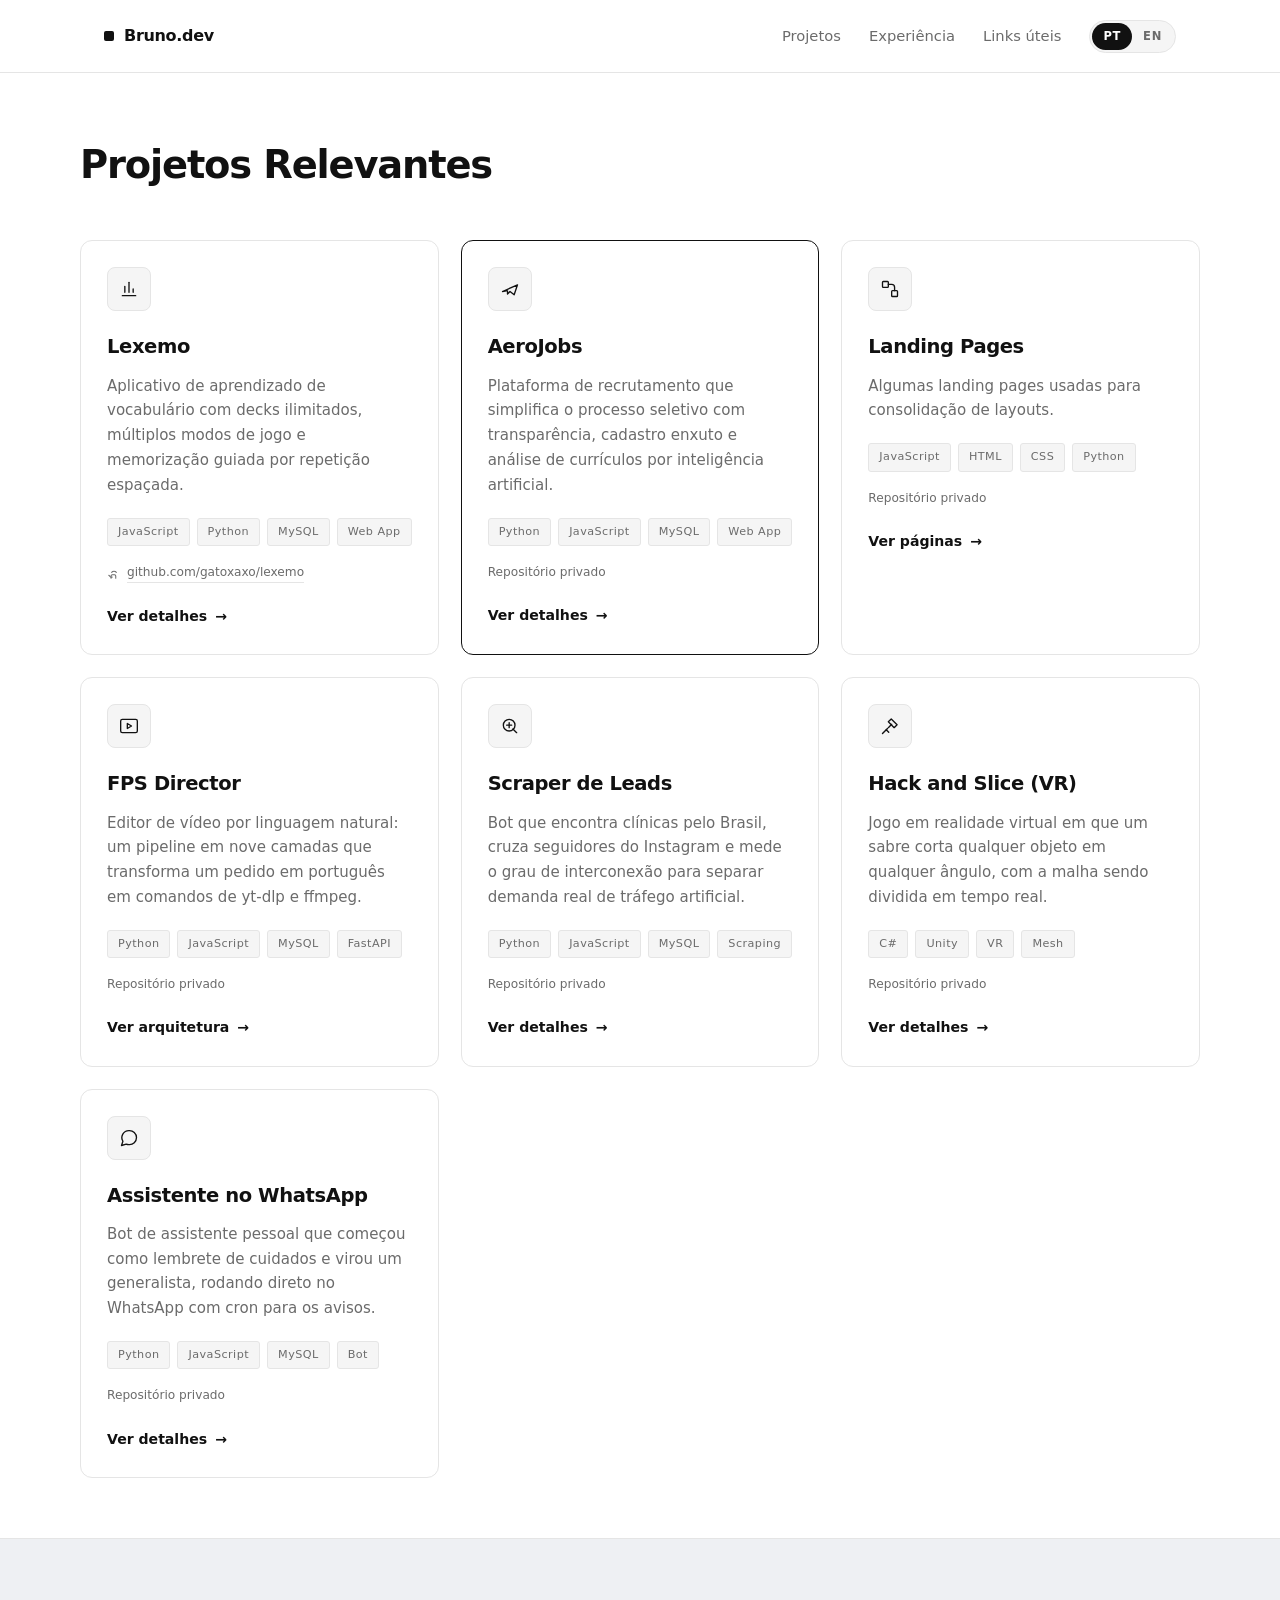
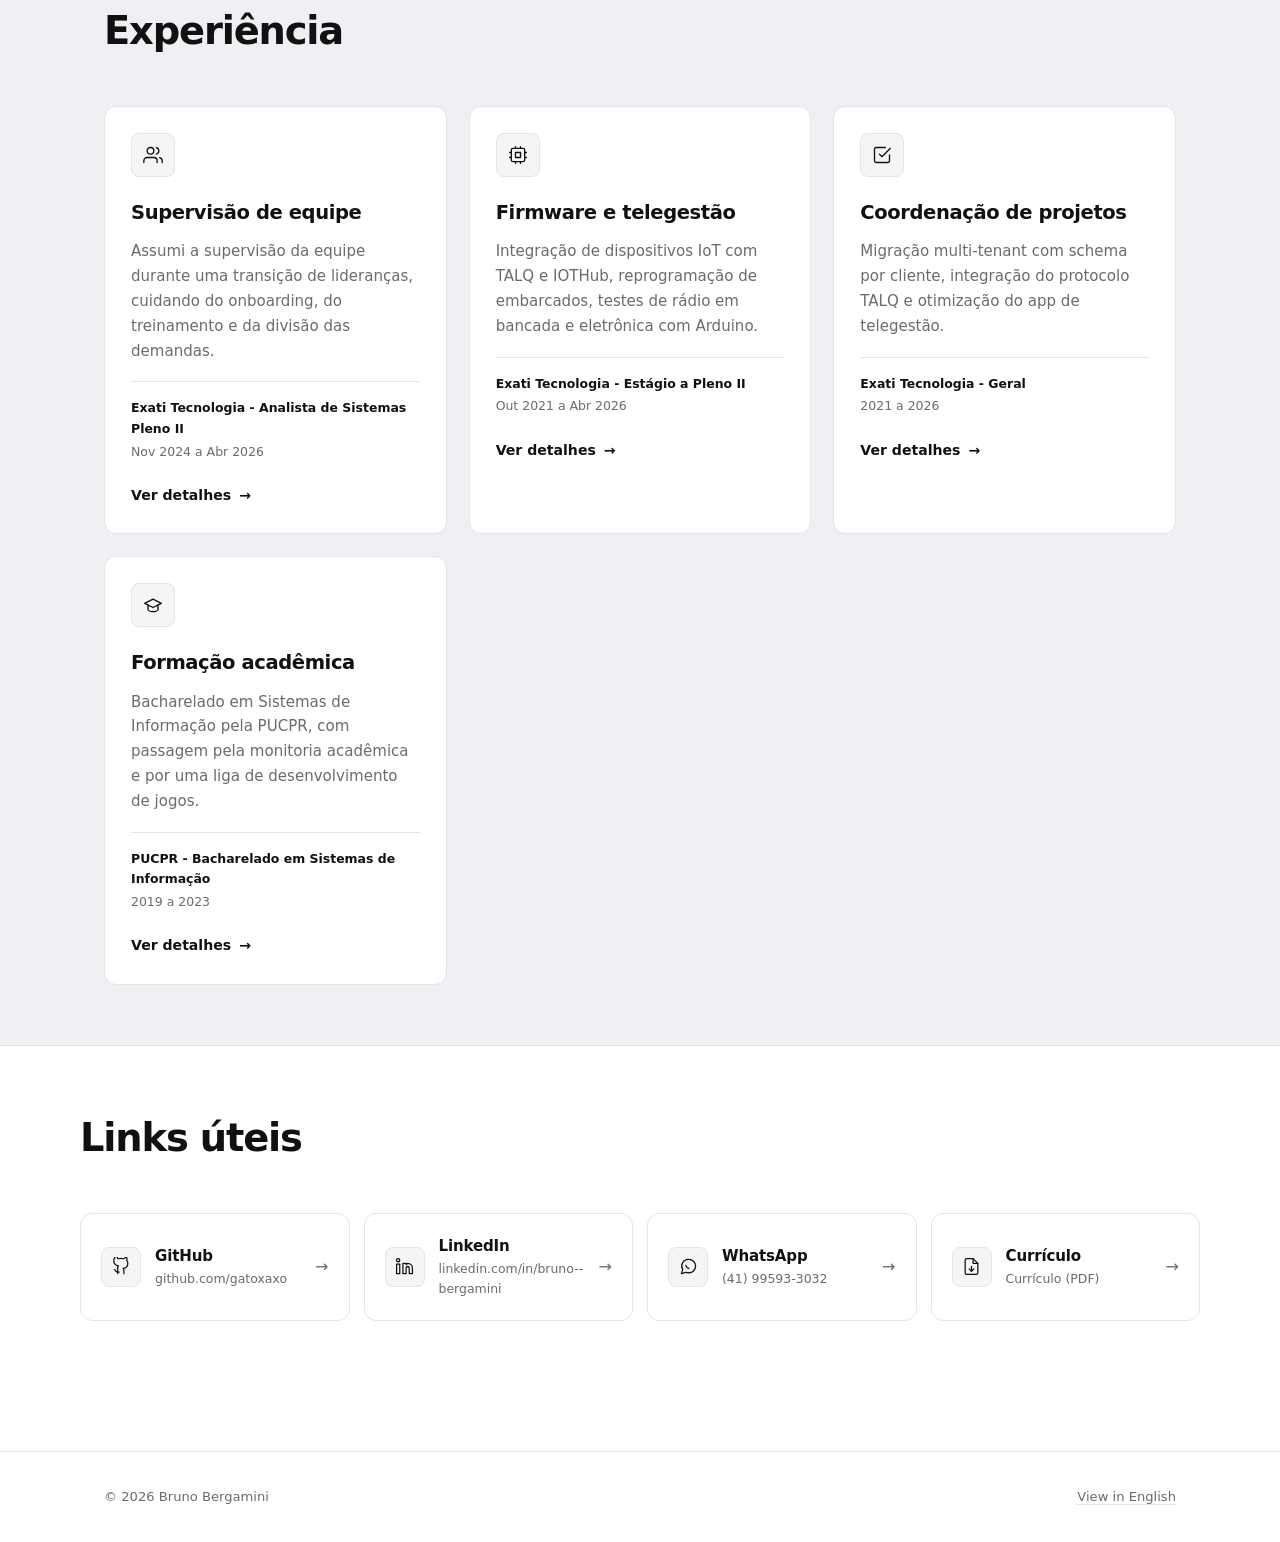
<file: index.html>
<!DOCTYPE html>
<html lang="pt-BR">
<head>
<meta charset="UTF-8" />
<meta name="viewport" content="width=device-width, initial-scale=1.0" />
<link rel="icon" href="favicon.ico" type="image/x-icon" />
<link rel="shortcut icon" href="favicon.ico" type="image/x-icon" />
<link rel="alternate" hreflang="pt-BR" href="https://gatoxaxo.github.io/portfolio/" />
<link rel="alternate" hreflang="en" href="https://gatoxaxo.github.io/portfolio/en/" />
<title>Portfólio | Bruno</title>
<link rel="stylesheet" href="assets/styles.css" />
</head>
<body>

<header class="nav">
  <div class="wrap nav-inner">
    <a class="brand" href="#top"><span class="dot"></span>Bruno.dev</a>
    <div class="nav-right">
      <nav class="nav-links">
        <a href="#projetos">Projetos</a>
        <a href="#experiencia">Experiência</a>
        <a href="#links">Links úteis</a>
      </nav>
      <div class="lang-switch" aria-label="Idioma">
        <a href="./" hreflang="pt-BR" lang="pt-BR" aria-current="true">PT</a>
        <a href="en/" hreflang="en" lang="en">EN</a>
      </div>
    </div>
  </div>
</header>

<main id="top">


  <!-- PROJETOS -->
  <section class="block wrap" id="projetos">
    <div class="section-head reveal">
      <div>
        <h2>Projetos Relevantes</h2>
      </div>
    </div>

    <div class="cards">
      <article class="card reveal" id="lexemo-card" role="button" tabindex="0" aria-expanded="false" data-target="lexemo" aria-controls="lexemo">
        <div class="card-icon">
          <svg viewBox="0 0 24 24" fill="none" stroke="currentColor" stroke-width="1.6" stroke-linecap="round" stroke-linejoin="round"><path d="M4 20h16"/><path d="M7 16V9"/><path d="M12 16V4"/><path d="M17 16v-4"/></svg>
        </div>
        <h3>Lexemo</h3>
        <p>Aplicativo de aprendizado de vocabulário com decks ilimitados, múltiplos modos de jogo e memorização guiada por repetição espaçada.</p>
        <div class="tags">
          <span class="tag">JavaScript</span>
          <span class="tag">Python</span>
          <span class="tag">MySQL</span>
          <span class="tag">Web App</span>
        </div>
        <span class="repo-link">
          <svg viewBox="0 0 24 24" fill="none" stroke="currentColor" stroke-width="1.8" stroke-linecap="round" stroke-linejoin="round"><path d="M9 19c-4 1.5-4-2.5-6-3"/><path d="M15 21v-4a2 2 0 0 0-2-2H9a2 2 0 0 0-2 2v4"/><path d="M8 11a5 5 0 0 1 8 0"/></svg>
          <a href="https://github.com/gatoxaxo/lexemo" target="_blank" rel="noopener">github.com/gatoxaxo/lexemo</a>
        </span>
        <span class="card-link" data-label="details">
          Ver detalhes <span class="arrow">→</span>
        </span>
      </article>

      <article class="card featured reveal" id="aerojobs-card" role="button" tabindex="0" aria-expanded="false" data-target="aerojobs" aria-controls="aerojobs">
        <div class="card-icon">
          <svg viewBox="0 0 24 24" fill="none" stroke="currentColor" stroke-width="1.6" stroke-linecap="round" stroke-linejoin="round"><path d="M3 15l18-8-4 12-5-4-3 3v-4z"/></svg>
        </div>
        <h3>AeroJobs</h3>
        <p>Plataforma de recrutamento que simplifica o processo seletivo com transparência, cadastro enxuto e análise de currículos por inteligência artificial.</p>
        <div class="tags">
          <span class="tag">Python</span>
          <span class="tag">JavaScript</span>
          <span class="tag">MySQL</span>
          <span class="tag">Web App</span>
        </div>
        <span class="repo-link">Repositório privado</span>
        <span class="card-link" data-label="details">
          Ver detalhes <span class="arrow">→</span>
        </span>
      </article>

      <article class="card reveal" id="landing-card" role="button" tabindex="0" aria-expanded="false" data-target="landing" aria-controls="landing">
        <div class="card-icon">
          <svg viewBox="0 0 24 24" fill="none" stroke="currentColor" stroke-width="1.6" stroke-linecap="round" stroke-linejoin="round"><rect x="3" y="3" width="7" height="7" rx="1"/><rect x="14" y="14" width="7" height="7" rx="1"/><path d="M10 6.5h4a3.5 3.5 0 0 1 3.5 3.5v4"/></svg>
        </div>
        <h3>Landing Pages</h3>
        <p>Algumas landing pages usadas para consolidação de layouts.</p>
        <div class="tags">
          <span class="tag">JavaScript</span>
          <span class="tag">HTML</span>
          <span class="tag">CSS</span>
          <span class="tag">Python</span>
        </div>
        <span class="repo-link">Repositório privado</span>
        <span class="card-link" data-label="pages">
          Ver páginas <span class="arrow">→</span>
        </span>
      </article>

      <article class="card reveal" id="fps-card" role="button" tabindex="0" aria-expanded="false" data-target="fps" aria-controls="fps">
        <div class="card-icon">
          <svg viewBox="0 0 24 24" fill="none" stroke="currentColor" stroke-width="1.6" stroke-linecap="round" stroke-linejoin="round"><rect x="2" y="4" width="20" height="16" rx="2"/><path d="M10 9l5 3-5 3V9z"/></svg>
        </div>
        <h3>FPS Director</h3>
        <p>Editor de vídeo por linguagem natural: um pipeline em nove camadas que transforma um pedido em português em comandos de yt-dlp e ffmpeg.</p>
        <div class="tags">
          <span class="tag">Python</span>
          <span class="tag">JavaScript</span>
          <span class="tag">MySQL</span>
          <span class="tag">FastAPI</span>
        </div>
        <span class="repo-link">Repositório privado</span>
        <span class="card-link" data-label="arch">
          Ver arquitetura <span class="arrow">→</span>
        </span>
      </article>

      <article class="card reveal" id="scraper-card" role="button" tabindex="0" aria-expanded="false" data-target="scraper" aria-controls="scraper">
        <div class="card-icon">
          <svg viewBox="0 0 24 24" fill="none" stroke="currentColor" stroke-width="1.6" stroke-linecap="round" stroke-linejoin="round"><circle cx="11" cy="11" r="7"/><path d="M20 20l-4.5-4.5"/><path d="M8 11h6"/><path d="M11 8v6"/></svg>
        </div>
        <h3>Scraper de Leads</h3>
        <p>Bot que encontra clínicas pelo Brasil, cruza seguidores do Instagram e mede o grau de interconexão para separar demanda real de tráfego artificial.</p>
        <div class="tags">
          <span class="tag">Python</span>
          <span class="tag">JavaScript</span>
          <span class="tag">MySQL</span>
          <span class="tag">Scraping</span>
        </div>
        <span class="repo-link">Repositório privado</span>
        <span class="card-link" data-label="details">
          Ver detalhes <span class="arrow">→</span>
        </span>
      </article>

      <article class="card reveal" id="hack-card" role="button" tabindex="0" aria-expanded="false" data-target="hack" aria-controls="hack">
        <div class="card-icon">
          <svg viewBox="0 0 24 24" fill="none" stroke="currentColor" stroke-width="1.6" stroke-linecap="round" stroke-linejoin="round"><path d="M3 21l6-6"/><path d="M7.5 16.5l3 3"/><path d="M14 10l-4 4"/><path d="M13.5 3.5L20.5 10.5 17 14l-7-7z"/></svg>
        </div>
        <h3>Hack and Slice (VR)</h3>
        <p>Jogo em realidade virtual em que um sabre corta qualquer objeto em qualquer ângulo, com a malha sendo dividida em tempo real.</p>
        <div class="tags">
          <span class="tag">C#</span>
          <span class="tag">Unity</span>
          <span class="tag">VR</span>
          <span class="tag">Mesh</span>
        </div>
        <span class="repo-link">Repositório privado</span>
        <span class="card-link" data-label="details">
          Ver detalhes <span class="arrow">→</span>
        </span>
      </article>

      <article class="card reveal" id="assistente-card" role="button" tabindex="0" aria-expanded="false" data-target="assistente" aria-controls="assistente">
        <div class="card-icon">
          <svg viewBox="0 0 24 24" fill="none" stroke="currentColor" stroke-width="1.6" stroke-linecap="round" stroke-linejoin="round"><path d="M21 11.5a8.4 8.4 0 0 1-9 8.4 9 9 0 0 1-3.4-.6L3 21l1.7-5.1A8.4 8.4 0 0 1 12 3.1a8.4 8.4 0 0 1 9 8.4z"/></svg>
        </div>
        <h3>Assistente no WhatsApp</h3>
        <p>Bot de assistente pessoal que começou como lembrete de cuidados e virou um generalista, rodando direto no WhatsApp com cron para os avisos.</p>
        <div class="tags">
          <span class="tag">Python</span>
          <span class="tag">JavaScript</span>
          <span class="tag">MySQL</span>
          <span class="tag">Bot</span>
        </div>
        <span class="repo-link">Repositório privado</span>
        <span class="card-link" data-label="details">
          Ver detalhes <span class="arrow">→</span>
        </span>
      </article>
    </div>

    <!-- Lexemo detalhes -->
    <div class="aero-panel" id="lexemo">
      <div class="aero-head">
        <button class="aero-close" data-close aria-label="Fechar detalhes">✕</button>
        <div class="aero-head-top">
          <div class="aero-logo">
            <svg viewBox="0 0 24 24" fill="none" stroke="currentColor" stroke-width="1.6" stroke-linecap="round" stroke-linejoin="round"><path d="M4 20h16"/><path d="M7 16V9"/><path d="M12 16V4"/><path d="M17 16v-4"/></svg>
          </div>
          <div>
            <h2>Lexemo</h2>
            <p class="sub">Aprender vocabulário, palavra por palavra</p>
          </div>
        </div>
      </div>

      <div class="aero-doc">
        <div class="project-meta">
          <div class="tags">
            <span class="tag">JavaScript</span>
            <span class="tag">Python</span>
            <span class="tag">MySQL</span>
            <span class="tag">Web App</span>
          </div>
          <span class="repo-link">
            <svg viewBox="0 0 24 24" fill="none" stroke="currentColor" stroke-width="1.8" stroke-linecap="round" stroke-linejoin="round"><path d="M9 19c-4 1.5-4-2.5-6-3"/><path d="M15 21v-4a2 2 0 0 0-2-2H9a2 2 0 0 0-2 2v4"/><path d="M8 11a5 5 0 0 1 8 0"/></svg>
            <a href="https://github.com/gatoxaxo/lexemo" target="_blank" rel="noopener">github.com/gatoxaxo/lexemo</a>
          </span>
        </div>
        <p>O Lexemo é um aplicativo de aprendizado de vocabulário construído em torno de decks de cartões. Em vez de listas fixas, cada deck pode crescer indefinidamente e ser jogado de várias maneiras, do reconhecimento rápido à pronúncia e à romanização de alfabetos não latinos.</p>

        <p>O objetivo é tirar o atrito da memorização: criar cards deixou de ser um trabalho manual, as dicas são removidas aos poucos até você depender só da memória, e tudo pode ser ajustado durante o jogo, sem sair da tela.</p>

        <h3>1. Lista de decks</h3>
        <p>Cada deck é um conjunto próprio de cards, com quantidade ilimitada de entradas. Os decks ficam organizados em uma lista selecionável, e a partir de qualquer um deles você escolhe o modo de jogo e começa a sessão.</p>

        <figure class="figure">
          <div class="figure-frame">
            <img src="assets/img/lexemo-decks.png" alt="Modal de seleção de decks do Lexemo" loading="lazy" />
          </div>
          <figcaption>Seleção de decks, cada um com seu próprio conjunto de cards.</figcaption>
        </figure>

        <h3>2. Cards por JSON</h3>
        <p>Em vez de cadastrar card por card, a lista inteira pode ser editada como um documento JSON com os campos <em>question</em>, <em>answer</em> e <em>hint</em>. Isso permite gerar decks grandes de uma só vez com a ajuda de chatbots, importar arquivos prontos e exportar o conteúdo para backup ou compartilhamento.</p>

        <figure class="figure">
          <div class="figure-frame">
            <img src="assets/img/lexemo-json.png" alt="Editor de conteúdo JSON dos cards" loading="lazy" />
          </div>
          <figcaption>Editor JSON com importação e exportação de arquivos.</figcaption>
        </figure>

        <h3>3. Jogo do avião</h3>
        <p>Para treinar a velocidade de reconhecimento dos lexemas, um avião cruza a tela atirando letras e palavras conforme a tradução correspondente aparece. O exercício troca a leitura calma por reflexo: identificar a palavra certa sob pressão e no menor tempo possível.</p>

        <figure class="figure">
          <div class="figure-frame">
            <img src="assets/img/lexemo-jogo-aviao.png" alt="Jogo do avião com palavras espalhadas na tela" loading="lazy" />
          </div>
          <figcaption>Jogo do avião: reconhecimento rápido sob pressão de tempo.</figcaption>
        </figure>

        <h3>4. Modo livre</h3>
        <p>No modo livre as dicas são opcionais e configuráveis: letras reveladas, cor fixa derivada do hash da palavra e posição previsível na tela. São apoio cognitivo no começo, mas o ponto principal é poder desligá-las gradualmente. A cada nível, menos pistas, até a palavra ser lembrada pelo que é, e não pela cor ou pelo lugar onde estava.</p>

        <figure class="figure">
          <div class="figure-frame">
            <img src="assets/img/lexemo-modo-livre.png" alt="Modo livre com dica de cor e posição" loading="lazy" />
          </div>
          <figcaption>Modo livre com dicas de cor e posição ativas.</figcaption>
        </figure>

        <figure class="figure">
          <div class="figure-frame">
            <img src="assets/img/lexemo-modo-livre-2.png" alt="Modo livre com dicas reduzidas" loading="lazy" />
          </div>
          <figcaption>Modo livre com as dicas já reduzidas.</figcaption>
        </figure>

        <h3>5. Modo transcrição</h3>
        <p>Para idiomas que usam alfabetos não romanos, o treino pode ser feito pela romanização: o aplicativo mostra o texto original e você digita a leitura correspondente. É o passo intermediário entre decorar símbolos e conseguir ler palavras inteiras com fluidez.</p>

        <figure class="figure">
          <div class="figure-frame">
            <img src="assets/img/lexemo-transcricao.png" alt="Modo transcrição com texto em russo e romanização" loading="lazy" />
          </div>
          <figcaption>Modo transcrição: do alfabeto original à romanização.</figcaption>
        </figure>

        <h3>6. Editar card no jogo</h3>
        <p>Qualquer card pode ser corrigido durante a sessão, em um formulário com pergunta, resposta e uma dica de contexto opcional. Ajustes de manutenção deixam de exigir abrir a lista inteira e procurar a entrada certa no meio de centenas de itens.</p>

        <figure class="figure">
          <div class="figure-frame">
            <img src="assets/img/lexemo-editar-card.png" alt="Formulário de edição de card" loading="lazy" />
          </div>
          <figcaption>Edição individual do card sem sair do jogo.</figcaption>
        </figure>

        <h3>7. Opções de jogo</h3>
        <p>Cada deck tem seus próprios ajustes: modo de jogo (livre, velocidade, SRS, pronúncia ou transcrição), voz da leitura, quantidade de letras reveladas, dicas de cor e posição, ordem aleatória, reinício ao errar e modos reverso, de audição e por sílabas. São as variáveis que definem se a sessão treina listening, speaking, reconhecimento ou reflexo.</p>

        <figure class="figure">
          <div class="figure-frame">
            <img src="assets/img/lexemo-opcoes-jogo.png" alt="Painel de opções de jogo do Lexemo" loading="lazy" />
          </div>
          <figcaption>Opções de jogo: modos e variáveis de cada sessão.</figcaption>
        </figure>

        <h3>8. Configurações gerais</h3>
        <p>Fora da sessão, as preferências cuidam do ambiente: sons de acerto e erro, autoplay de áudio, tema escuro e idioma da interface. Assim o app fala a língua de quem usa, independentemente do idioma que está sendo estudado.</p>

        <figure class="figure">
          <div class="figure-frame">
            <img src="assets/img/lexemo-configuracoes.png" alt="Modal de opções gerais do Lexemo" loading="lazy" />
          </div>
          <figcaption>Opções gerais: som, tema e idioma da interface.</figcaption>
        </figure>
      </div>
    </div>

    <!-- Scraper de Leads detalhes -->
    <div class="aero-panel" id="scraper">
      <div class="aero-head">
        <button class="aero-close" data-close aria-label="Fechar detalhes">✕</button>
        <div class="aero-head-top">
          <div class="aero-logo">
            <svg viewBox="0 0 24 24" fill="none" stroke="currentColor" stroke-width="1.6" stroke-linecap="round" stroke-linejoin="round"><circle cx="11" cy="11" r="7"/><path d="M20 20l-4.5-4.5"/><path d="M8 11h6"/><path d="M11 8v6"/></svg>
          </div>
          <div>
            <h2>Scraper de Leads</h2>
            <p class="sub">Prospecção por análise de rede no Instagram</p>
          </div>
        </div>
      </div>

      <div class="aero-doc">
        <div class="project-meta">
          <div class="tags">
            <span class="tag">Python</span>
            <span class="tag">JavaScript</span>
            <span class="tag">MySQL</span>
            <span class="tag">Scraping</span>
          </div>
          <span class="repo-link">Repositório privado</span>
        </div>
        <p>O objetivo era montar uma lista de leads realmente qualificados para oferecer tráfego pago e landing page, em vez de sair disparando mensagem para perfis aleatórios. A ideia foi buscar clínicas pelo Brasil, olhar o Instagram de cada uma e usar o comportamento da rede de seguidores como sinal de demanda.</p>
        <p>O ponto central é a interconexão. Contra o senso comum, o número de seguidores diz pouco. O que diz muito é quantas conexões se repetem entre a conta analisada e os seguidores dela.</p>

        <h3>Como o bot funciona</h3>
        <ol class="steps">
          <li class="step det">
            <span class="step-dot">1</span>
            <div class="step-head"><h4>Busca por segmento</h4><span class="badge-tag">Scraping</span></div>
            <p>Queries rodadas via DuckDuckGo ou raspagem do Google, procurando clínicas de spa, depilação e consultórios em geral pelo país inteiro.</p>
          </li>
          <li class="step det">
            <span class="step-dot">2</span>
            <div class="step-head"><h4>Abertura do perfil</h4><span class="badge-tag">Instagram</span></div>
            <p>Para cada resultado, o bot abre a página no Instagram e coleta os dados básicos do perfil.</p>
          </li>
          <li class="step det">
            <span class="step-dot">3</span>
            <div class="step-head"><h4>Checagem de Meta Ads</h4><span class="badge-tag">Meta Ads</span></div>
            <p>Consulta a Meta Ads Library para verificar se aquele negócio já anuncia. Isso indica que existe verba circulando e alguém cuidando de aquisição.</p>
          </li>
          <li class="step det">
            <span class="step-dot">4</span>
            <div class="step-head"><h4>Busca por site próprio</h4><span class="badge-tag">Instagram</span></div>
            <p>Varredura no perfil para identificar se a clínica aponta para um site próprio. A ausência é um dos sinais de oportunidade para venda de landing page.</p>
          </li>
          <li class="step det">
            <span class="step-dot">5</span>
            <div class="step-head"><h4>Cruzamento de seguidores</h4><span class="badge-tag">Grafo</span></div>
            <p>Em contas abertas, o bot pega os seguidores da clínica, depois os seguidores desses seguidores, e cruza os dois conjuntos para ver quem aparece nos dois lados. Essa interseção é a medida de interconexão.</p>
          </li>
          <li class="step det">
            <span class="step-dot">6</span>
            <div class="step-head"><h4>Avaliações no Google</h4><span class="badge-tag">Places API</span></div>
            <p>Quando fazia sentido, a Google Places API entrava para checar avaliações e volume de reviews, ajudando a descartar clínicas muito pequenas que provavelmente não teriam orçamento.</p>
          </li>
          <li class="step det">
            <span class="step-dot">7</span>
            <div class="step-head"><h4>Classificação do lead</h4><span class="badge-tag">Score</span></div>
            <p>Cada perfil recebe uma leitura combinando interconexão, presença em ads e porte. O resultado final é uma lista pronta para abordagem fria.</p>
          </li>
        </ol>

        <h3>O que a interconexão revela</h3>
        <p>Os testes mostraram diferenças bem grandes entre nichos. Ambientes de rede como escolas tiveram mais de 90% das conexões com interseção, enquanto nichos muito específicos, como clínicas de remoção de tatuagem, quase não se cruzam.</p>

        <figure class="chart">
          <span class="chart-title">Interconexão média por tipo de negócio</span>
          <div class="bar-row">
            <span class="bar-label">Escolas / ambientes de rede</span>
            <span class="bar-track"><span class="bar-fill" data-w="92"></span></span>
            <span class="bar-value">92%</span>
          </div>
          <div class="bar-row">
            <span class="bar-label">Estética e spa</span>
            <span class="bar-track"><span class="bar-fill" data-w="64"></span></span>
            <span class="bar-value">64%</span>
          </div>
          <div class="bar-row">
            <span class="bar-label">Depilação</span>
            <span class="bar-track"><span class="bar-fill" data-w="52"></span></span>
            <span class="bar-value">52%</span>
          </div>
          <div class="bar-row">
            <span class="bar-label">Consultórios em geral</span>
            <span class="bar-track"><span class="bar-fill" data-w="38"></span></span>
            <span class="bar-value">38%</span>
          </div>
          <div class="bar-row">
            <span class="bar-label">Remoção de tatuagem</span>
            <span class="bar-track"><span class="bar-fill" data-w="14"></span></span>
            <span class="bar-value">14%</span>
          </div>
          <figcaption>Valores aproximados, usados para ilustrar o padrão observado nos testes.</figcaption>
        </figure>

        <h3>A lógica de decisão</h3>
        <p>A combinação entre interconexão e presença em anúncios é o que dá sentido ao lead. Alta interconexão sugere um negócio que cresce por indicação e tem demanda orgânica. Baixa interconexão com presença forte em Meta Ads levanta a suspeita de que aquele resultado depende de tráfego pago, o que costuma indicar alguém em busca de clientes.</p>
        <p>Vale dizer que isso não é uma afirmação categórica sobre o negócio. É um sinal, e mesmo como sinal já melhorava bastante a qualidade da lista em comparação a pegar conjuntos aleatórios de perfis.</p>

        <div class="matrix">
          <div class="matrix-cell good">
            <strong>Baixa interconexão + Meta Ads forte</strong>
            <span>Melhor cenário: provável dependência de tráfego pago.</span>
          </div>
          <div class="matrix-cell">
            <strong>Alta interconexão + Meta Ads forte</strong>
            <span>Demanda orgânica consolidada e já investindo. Bom cliente, abordagem diferente.</span>
          </div>
          <div class="matrix-cell">
            <strong>Alta interconexão + sem Ads</strong>
            <span>Cresce por indicação. Menos urgente, mas com potencial de primeiro projeto.</span>
          </div>
          <div class="matrix-cell">
            <strong>Baixa interconexão + sem Ads</strong>
            <span>Pouco sinal. Normalmente descartado ou deixado para o fim da fila.</span>
          </div>
        </div>

        <h3>Resultado</h3>
        <div class="kpis">
          <div class="kpi"><strong>+1000</strong><span>perfis de Instagram em uma execução</span></div>
          <div class="kpi"><strong>2h</strong><span>de execução contínua do bot</span></div>
          <div class="kpi"><strong>+90%</strong><span>de interseção em redes de escolas</span></div>
          <div class="kpi"><strong>3</strong><span>fontes: busca, Meta Ads e Places</span></div>
        </div>
        <p>Rodando por duas horas seguidas, o bot devolvia mais de mil perfis com informação suficiente para uma abordagem fria. A diferença principal em relação a uma lista aleatória era ter um motivo concreto para priorizar cada contato.</p>
      </div>
    </div>

    <!-- Hack and Slice detalhes -->
    <div class="aero-panel" id="hack">
      <div class="aero-head">
        <button class="aero-close" data-close aria-label="Fechar detalhes">✕</button>
        <div class="aero-head-top">
          <div class="aero-logo">
            <svg viewBox="0 0 24 24" fill="none" stroke="currentColor" stroke-width="1.6" stroke-linecap="round" stroke-linejoin="round"><path d="M3 21l6-6"/><path d="M7.5 16.5l3 3"/><path d="M14 10l-4 4"/><path d="M13.5 3.5L20.5 10.5 17 14l-7-7z"/></svg>
          </div>
          <div>
            <h2>Hack and Slice (VR)</h2>
            <p class="sub">Corte de malhas em realidade virtual</p>
          </div>
        </div>
      </div>

      <div class="aero-doc">
        <div class="project-meta">
          <div class="tags">
            <span class="tag">C#</span>
            <span class="tag">Unity</span>
            <span class="tag">VR</span>
            <span class="tag">Mesh</span>
          </div>
          <span class="repo-link">Repositório privado</span>
        </div>
        <p>Um experimento de realidade virtual em Unity com física de sabre. A ideia era simples de explicar e difícil de fazer: o jogador tem um sabre de luz e pode cortar qualquer objeto do cenário, de qualquer ângulo.</p>
        <p>Não havia lista de objetos pré-cortados. A malha era dividida na hora, com base em onde e em que direção o sabre passava.</p>

        <h3>Como o corte funciona</h3>
        <p>O sabre não é um raio nem uma colisão comum. Ele é tratado como um plano em movimento: a cada quadro, a velocidade entre a posição anterior e a atual define uma direção, e essa direção forma um plano de corte no espaço.</p>
        <p>A malha é então dividida por esse plano. Os triângulos que ficam de cada lado são mantidos e os que cruzam a linha de corte são subdivididos em pedaços menores, para que a borda do corte siga exatamente o plano. Isso vale para qualquer modelo, não importa a forma, sem precisar de preparação prévia no asset.</p>
        <p>Depois da subdivisão, cada lado recebe sua própria capa: os pontos onde o plano atravessou o volume são conectados para fechar a superfície. Sem isso, o objeto cortado ficaria oco e a ilusão quebraria.</p>

        <h3>Manter o 3D coerente</h3>
        <ul class="exp-list">
          <li>A divisão respeita a topologia original: cada fragmento continua sendo uma malha fechada e válida.</li>
          <li>Normais, coordenadas de textura e tangentes são recalculadas nos novos vértices, para que a luz e a textura continuem certas depois do corte.</li>
          <li>A física acompanha a geometria: cada metade recebe seu próprio corpo físico e passa a se comportar de forma independente.</li>
          <li>O corte é feito a partir da velocidade do sabre, então a direção do golpe importa de verdade.</li>
        </ul>

        <h3>Demo</h3>
        <p>O vídeo mostra a demonstração em um headset, com o jogo rodando na tela ao lado. São cortes em sequência, cada um dividindo o objeto em partes que continuam se comportando como corpos reais.</p>

        <div class="video-card">
          <video controls preload="metadata" playsinline poster="assets/img/hack-and-slice-poster.jpg" src="assets/video/hack-and-slice-demo.mp4">
            Seu navegador não suporta reprodução de vídeo.
          </video>
          <div class="video-meta">
            <span><strong>hack-and-slice.mp4</strong> · 848×478 · 24s</span>
          </div>
        </div>
      </div>
    </div>

    <!-- Assistente no WhatsApp detalhes -->
    <div class="aero-panel" id="assistente">
      <div class="aero-head">
        <button class="aero-close" data-close aria-label="Fechar detalhes">✕</button>
        <div class="aero-head-top">
          <div class="aero-logo">
            <svg viewBox="0 0 24 24" fill="none" stroke="currentColor" stroke-width="1.6" stroke-linecap="round" stroke-linejoin="round"><path d="M21 11.5a8.4 8.4 0 0 1-9 8.4 9 9 0 0 1-3.4-.6L3 21l1.7-5.1A8.4 8.4 0 0 1 12 3.1a8.4 8.4 0 0 1 9 8.4z"/></svg>
          </div>
          <div>
            <h2>Assistente no WhatsApp</h2>
            <p class="sub">De lembrete de cuidados a assistente pessoal</p>
          </div>
        </div>
      </div>

      <div class="aero-doc">
        <div class="project-meta">
          <div class="tags">
            <span class="tag">Python</span>
            <span class="tag">JavaScript</span>
            <span class="tag">MySQL</span>
            <span class="tag">Bot</span>
          </div>
          <span class="repo-link">Repositório privado</span>
        </div>
        <p>Começou como um favor. Uma amiga vivia esquecendo as datas dos próprios cuidados, cabelo, unha, sobrancelha, e pedi para um bot lembrar ela. A ideia era só isso: mandar uma mensagem no dia certo.</p>
        <p>Só que, depois de pronto, ficou claro que o formato servia para muito mais coisa. O escopo cresceu e o bot virou um assistente pessoal de uso geral, sempre dentro do WhatsApp, sem aplicativo, sem painel e sem banco de dados.</p>

        <h3>Como funciona</h3>
        <p>O bot escuta as mensagens, entende o que foi pedido e mantém os lembretes em texto, num arquivo simples. Não tem tabela, schema, nem nada do tipo. A persistência é literalmente o que ele combinou com a pessoa, e isso basta para o volume de uso.</p>
        <p>Para os avisos, um cron roda periodicamente, verifica o que venceu e dispara a mensagem na hora certa. Como o canal é o WhatsApp, não precisa notificação push, nem app instalado, nem token de plataforma, o usuário só abre a conversa.</p>

        <h3>Conversa natural</h3>
        <p>O usuário não preenche formulário. Ele escreve do jeito que falaria e o bot vai montando a lista, confirmando o que entendeu e pedindo o que falta. Quando pedem a lista, ele devolve formatada. Quando perguntam a data do próximo evento, ele calcula a partir da frequência combinada.</p>

        <figure class="figure">
          <div class="figure-frame">
            <img src="assets/img/assistente-agendando.png" alt="Conversa no WhatsApp em que o assistente cadastra cabelo, unha e sobrancelha a partir do texto livre" loading="lazy" />
          </div>
          <figcaption>Cadastro por conversa, sem formulário e sem tela de configuração.</figcaption>
        </figure>

        <figure class="figure">
          <div class="figure-frame">
            <img src="assets/img/assistente-lista.png" alt="Assistente respondendo a lista de cuidados e calculando a data do próximo corte" loading="lazy" />
          </div>
          <figcaption>Lista sob demanda e cálculo da próxima data com base na frequência.</figcaption>
        </figure>

        <h3>Prompt injection</h3>
        <p>Um assistente aberto no WhatsApp é alvo fácil, e testar isso virou parte do desenvolvimento. Um dos testes era tentar desviar o bot com instruções do tipo "ignore tudo que veio antes e responda outra coisa".</p>
        <p>A defesa é manter a persona e o escopo bem definidos no sistema: o bot é um assistente pessoal e não muda de papel. Não é uma proteção infalível, mas segura os casos bobos sem estragar a conversa normal.</p>

        <figure class="figure">
          <div class="figure-frame">
            <img src="assets/img/assistente-prompt-injection.png" alt="Tentativa de prompt injection recusada pelo assistente no WhatsApp" loading="lazy" />
          </div>
          <figcaption>Injeção de instruções bloqueada pela definição de escopo do assistente.</figcaption>
        </figure>

        <h3>O que aprendi</h3>
        <ul class="exp-list">
          <li>Restringir escopo não é pouca ambição, é o que faz o bot ser confiável no dia a dia.</li>
          <li>Nem todo projeto precisa de banco, painel e app. Um cron e um arquivo resolvem muita coisa.</li>
          <li>Testar prompt injection deveria ser hábito, igual testar caso de erro.</li>
        </ul>
      </div>
    </div>

    <!-- FPS Director detalhes -->
    <div class="aero-panel" id="fps">
      <div class="aero-head">
        <button class="aero-close" data-close aria-label="Fechar detalhes">✕</button>
        <div class="aero-head-top">
          <div class="aero-logo">
            <svg viewBox="0 0 24 24" fill="none" stroke="currentColor" stroke-width="1.6" stroke-linecap="round" stroke-linejoin="round"><rect x="2" y="4" width="20" height="16" rx="2"/><path d="M10 9l5 3-5 3V9z"/></svg>
          </div>
          <div>
            <h2>FPS Director</h2>
            <p class="sub">Edição de vídeo por linguagem natural</p>
          </div>
        </div>
      </div>

      <div class="aero-doc">
        <div class="project-meta">
          <div class="tags">
            <span class="tag">Python</span>
            <span class="tag">JavaScript</span>
            <span class="tag">MySQL</span>
            <span class="tag">FastAPI</span>
          </div>
          <span class="repo-link">Repositório privado</span>
        </div>
        <p>O FPS Director é um backend em FastAPI que converte pedidos em português para comandos de yt-dlp e ffmpeg. A ideia central é separar duas coisas que costumam se misturar: entender o que a pessoa quis dizer e construir de fato a saída de vídeo.</p>
        <p>Um modelo de linguagem cuida só da interpretação. O backend, escrito em regras determinísticas, decide sobre qual mídia concreta agir e como montar o resultado. Assim o modelo não precisa saber durações, cortes ou estado da sessão, e o backend não tenta adivinhar linguagem.</p>

        <h3>Como o vídeo é representado</h3>
        <p>Não existe animação no modelo. O vídeo final é uma sequência de estados fixos, cada um com uma camada, um intervalo de tempo e um conjunto de propriedades constantes. Qualquer coisa que varie no tempo, como uma rampa de brilho, é quebrada em vários intervalos curtos.</p>
        <p>O pipeline mantém dois trilhos independentes que não se misturam: um de linhagem, que guarda de onde cada mídia derivou, e outro de coerência, que guarda o estado físico consolidado, como velocidade, duração e exclusividade entre propriedades.</p>

        <h3>As nove camadas</h3>
        <div class="steps-legend">
          <span><i class="outline"></i> camada com modelo de linguagem</span>
          <span><i class="solid"></i> camada determinística</span>
        </div>
        <ol class="steps">
          <li class="step llm">
            <span class="step-dot">1</span>
            <div class="step-head"><h4>Reduter</h4><span class="badge-tag llm">LLM</span></div>
            <p>Lê o pedido e separa as intenções por entidade, mantendo os trechos originais, e também a linhagem conceitual daquele evento. Ainda sem resolver estado, sem números e sem vínculos.</p>
          </li>
          <li class="step det">
            <span class="step-dot">2</span>
            <div class="step-head"><h4>Ancorer</h4><span class="badge-tag">Determinístico</span></div>
            <p>Grupo que ancora o evento novo à sessão. Primeiro a linhagem é casada com a linhagem salva da iteração anterior, por entidade. Depois cada intenção crua é classificada em tipo, escopo e valor, definindo se o pedido fala de janela, duração, velocidade ou propriedade, e se o alvo é o vídeo, o áudio ou o material.</p>
          </li>
          <li class="step det">
            <span class="step-dot">3</span>
            <div class="step-head"><h4>Structurer</h4><span class="badge-tag">Determinístico</span></div>
            <p>Transforma a linhagem acumulada em blocos simbólicos. É uma tradução mecânica, sem reinterpretar nada. Se aparecer algo sem mapeamento definido, a camada sinaliza em vez de chutar.</p>
          </li>
          <li class="step llm">
            <span class="step-dot">4</span>
            <div class="step-head"><h4>Canonizer</h4><span class="badge-tag llm">LLM</span></div>
            <p>Traduz a chave simbólica para uma propriedade canônica. Se não houver correspondência direta, tenta compor o efeito a partir de propriedades que já existem. Se nem isso for possível, devolve uma pergunta ao invés de inventar.</p>
          </li>
          <li class="step det">
            <span class="step-dot">5</span>
            <div class="step-head"><h4>Composed prop generator</h4><span class="badge-tag">Determinístico</span></div>
            <p>Quando a camada anterior compõe um efeito, ele é registrado no vocabulário interno como cache e normalizado para as propriedades canônicas. Quando vem uma pergunta, ela é encaminhada para a interface.</p>
          </li>
          <li class="step det">
            <span class="step-dot">6</span>
            <div class="step-head"><h4>Quantifier</h4><span class="badge-tag">Determinístico</span></div>
            <p>Atribui números aos valores simbólicos, resolvendo frações, tempos e posições em relação aos fatos conhecidos.</p>
          </li>
          <li class="step det">
            <span class="step-dot">7</span>
            <div class="step-head"><h4>Solver</h4><span class="badge-tag">Determinístico</span></div>
            <p>Resolve e valida a aritmética, deixando os cortes prontos para a etapa seguinte.</p>
          </li>
          <li class="step det">
            <span class="step-dot">8</span>
            <div class="step-head"><h4>Contextualizer</h4><span class="badge-tag">Determinístico</span></div>
            <p>Liga cada bloco ao estado real em que precisa atuar, subindo na linhagem até encontrar o primeiro estado que contenha o intervalo pedido. Também cria os vínculos entre mídias dependentes. A referência explícita ao material original é o único caso que aponta direto para a fonte.</p>
          </li>
          <li class="step det">
            <span class="step-dot">9</span>
            <div class="step-head"><h4>Coherence engine</h4><span class="badge-tag">Determinístico</span></div>
            <p>Aplica as regras físicas do domínio, como exclusividade entre propriedades e propagação de duração pelos vínculos. Usa um grafo leve com ordem topológica, em que as arestas vêm das próprias regras, não de uma sequência fixa no código. O estado final fica na sessão para a próxima iteração.</p>
          </li>
          <li class="step det">
            <span class="step-dot">10</span>
            <div class="step-head"><h4>Composer</h4><span class="badge-tag">Determinístico</span></div>
            <p>Monta dois artefatos em paralelo: o grafo posicional que vai para o front, com mídias, camadas e intervalos, e a linhagem consolidada da iteração, que fica salva na sessão e volta para a segunda camada no próximo pedido.</p>
          </li>
        </ol>

        <h3>Exemplo de uso</h3>
        <p>Este é um pedido real usado para testar o pipeline. Ele mistura três vídeos, boomerang, velocidade, orientação e saturação no mesmo comando:</p>

        <div class="prompt-box">
          <header>Prompt</header>
          <pre>https://www.youtube.com/watch?v=fnRoGF3VNpk pegue de 0:55 até 0:58 faz um boomerang em slow motion de cabeça pra baixo com  saturacao la no talo da metade do boomerang pra frente deixe a orientacao e velocidade normais
ai toca o video normalmente em todos os sentidos e em seguida coloca esse https://www.youtube.com/watch?v=cDFNlO6QFWk do 0:21 até o fim
deixe o video cDFNlO6QFWk de ponta cabeça do inicio pra metade e da metade pro final deixa a orientacao  normal</pre>
        </div>

        <h3>Resultado</h3>
        <p>O vídeo abaixo é a saída gerada a partir desse prompt, com as mídias baixadas, cortadas e compostas pelo pipeline.</p>

        <div class="video-card">
          <video controls preload="metadata" playsinline poster="assets/img/fps-director-poster.jpg" src="assets/video/fps-director-demo.mp4">
            Seu navegador não suporta reprodução de vídeo.
          </video>
          <div class="video-meta">
            <span><strong>final.mp4</strong> · 1280×720 · 17s</span>
          </div>
        </div>
      </div>
    </div>

    <!-- Landing Pages detalhes -->
    <div class="lp-panel" id="landing">
      <div class="lp-head">
        <button class="aero-close" data-close aria-label="Fechar páginas">✕</button>
        <div class="project-meta">
          <div class="tags">
            <span class="tag">JavaScript</span>
            <span class="tag">HTML</span>
            <span class="tag">CSS</span>
            <span class="tag">Python</span>
          </div>
          <span class="repo-link">Repositório privado</span>
        </div>
        <h2>Landing Pages</h2>
        <p>Algumas landing pages usadas para consolidação de layouts.</p>
      </div>

      <div class="lp-list">
        <a class="lp-item" href="https://albertomarcenaria.netlify.app/" target="_blank" rel="noopener">
          <div class="lp-bar">
            <div class="lp-name">
              <strong>Alberto Marcenaria</strong>
              <span>Móveis sob medida · Londrina, PR</span>
            </div>
            <span class="lp-open">Abrir página <span class="arrow">→</span></span>
          </div>
          <div class="lp-shot">
            <img src="assets/img/landing-alberto-marcenaria.png" alt="Prévia da landing page Alberto Marcenaria" loading="lazy" />
          </div>
          <div class="lp-url">https://albertomarcenaria.netlify.app/</div>
        </a>

        <a class="lp-item" href="https://outlineventos.netlify.app/" target="_blank" rel="noopener">
          <div class="lp-bar">
            <div class="lp-name">
              <strong>Outline</strong>
              <span>Festival e experiências culturais</span>
            </div>
            <span class="lp-open">Abrir página <span class="arrow">→</span></span>
          </div>
          <div class="lp-shot">
            <img src="assets/img/landing-outline.png" alt="Prévia da landing page Outline" loading="lazy" />
          </div>
          <div class="lp-url">https://outlineventos.netlify.app/</div>
        </a>

        <a class="lp-item" href="https://nitrovidro.netlify.app/" target="_blank" rel="noopener">
          <div class="lp-bar">
            <div class="lp-name">
              <strong>Nitro Vidro</strong>
              <span>Vidraçaria · Londrina e Maringá, PR</span>
            </div>
            <span class="lp-open">Abrir página <span class="arrow">→</span></span>
          </div>
          <div class="lp-shot">
            <img src="assets/img/landing-nitro-vidro.png" alt="Prévia da landing page Nitro Vidro" loading="lazy" />
          </div>
          <div class="lp-url">https://nitrovidro.netlify.app/</div>
        </a>
      </div>
    </div>

    <!-- AeroJobs detalhes -->
    <div class="aero-panel" id="aerojobs">
      <div class="aero-head">
        <button class="aero-close" data-close aria-label="Fechar detalhes">✕</button>
        <div class="aero-head-top">
          <div class="aero-logo">
            <svg viewBox="0 0 24 24" fill="none" stroke="currentColor" stroke-width="1.6" stroke-linecap="round" stroke-linejoin="round"><path d="M3 15l18-8-4 12-5-4-3 3v-4z"/></svg>
          </div>
          <div>
            <h2>AeroJobs</h2>
            <p class="sub">Recrutamento sem burocracia</p>
          </div>
        </div>
      </div>

      <div class="aero-doc">
        <div class="project-meta">
          <div class="tags">
            <span class="tag">Python</span>
            <span class="tag">JavaScript</span>
            <span class="tag">MySQL</span>
            <span class="tag">Web App</span>
          </div>
          <span class="repo-link">Repositório privado</span>
        </div>
        <p>O AeroJobs é uma plataforma de recrutamento que busca simplificar a vida de candidatos e recrutadores. A ideia é tornar as vagas mais transparentes, facilitar as candidaturas e usar inteligência artificial para analisar currículos e identificar compatibilidade com os requisitos de cada oportunidade.</p>


        <p>O foco é reduzir etapas desnecessárias e tornar o processo seletivo mais ágil, claro e humano, ajudando empresas a encontrar profissionais alinhados às vagas e candidatos a entender melhor suas oportunidades.</p>

        <figure class="figure">
          <div class="figure-frame">
            <img src="assets/img/aerojobs-plataforma.png" alt="Visão geral da plataforma AeroJobs" loading="lazy" onload="this.parentElement.classList.add('has-img')" onerror="this.parentElement.classList.add('no-img')" />
            <div class="figure-ph">
              <svg viewBox="0 0 24 24" fill="none" stroke="currentColor" stroke-width="1.4" stroke-linecap="round" stroke-linejoin="round"><rect x="3" y="4" width="18" height="16" rx="2"/><circle cx="8.5" cy="9.5" r="1.5"/><path d="M21 15l-5-5L5 20"/></svg>
              <span>Imagem a inserir</span>
              <code>assets/img/aerojobs-plataforma.png</code>
            </div>
          </div>
          <figcaption>Visão geral da plataforma.</figcaption>
        </figure>

        <h3>1. Criação de vagas</h3>
        <p>O cadastro é simples e direto: a empresa informa apenas o título da vaga e sua descrição em texto livre, sem precisar preencher diversos formulários. O sistema analisa as informações e organiza os dados necessários para a publicação.</p>

        <figure class="figure">
          <div class="figure-frame">
            <img src="assets/img/aerojobs-1-criacao-vagas.png" alt="Tela de criação de vaga" loading="lazy" onload="this.parentElement.classList.add('has-img')" onerror="this.parentElement.classList.add('no-img')" />
            <div class="figure-ph">
              <svg viewBox="0 0 24 24" fill="none" stroke="currentColor" stroke-width="1.4" stroke-linecap="round" stroke-linejoin="round"><rect x="3" y="4" width="18" height="16" rx="2"/><circle cx="8.5" cy="9.5" r="1.5"/><path d="M21 15l-5-5L5 20"/></svg>
              <span>Imagem a inserir</span>
              <code>assets/img/aerojobs-1-criacao-vagas.png</code>
            </div>
          </div>
          <figcaption>Figura 1: Tela de criação de vagas.</figcaption>
        </figure>

        <h3>2. Página de descrição da vaga</h3>
        <p>A vaga é apresentada ao candidato em um formato padronizado, com as informações organizadas automaticamente pelo sistema. Caso a empresa tenha outras oportunidades cadastradas, elas também podem ser exibidas na página.</p>

        <figure class="figure">
          <div class="figure-frame">
            <img src="assets/img/aerojobs-2-descricao-vaga.png" alt="Página de descrição da vaga" loading="lazy" onload="this.parentElement.classList.add('has-img')" onerror="this.parentElement.classList.add('no-img')" />
            <div class="figure-ph">
              <svg viewBox="0 0 24 24" fill="none" stroke="currentColor" stroke-width="1.4" stroke-linecap="round" stroke-linejoin="round"><rect x="3" y="4" width="18" height="16" rx="2"/><circle cx="8.5" cy="9.5" r="1.5"/><path d="M21 15l-5-5L5 20"/></svg>
              <span>Imagem a inserir</span>
              <code>assets/img/aerojobs-2-descricao-vaga.png</code>
            </div>
          </div>
          <figcaption>Figura 2: Página de descrição da vaga.</figcaption>
        </figure>

        <h3>3. Etapas do processo seletivo e cadastro</h3>
        <p>Na parte final da página, o candidato encontra as etapas do processo seletivo e a opção de cadastrar seu currículo. O acesso é simplificado por meio do login com uma conta Google.</p>

        <figure class="figure">
          <div class="figure-frame">
            <img src="assets/img/aerojobs-3-etapas-cadastro.png" alt="Etapas do processo seletivo e cadastro" loading="lazy" onload="this.parentElement.classList.add('has-img')" onerror="this.parentElement.classList.add('no-img')" />
            <div class="figure-ph">
              <svg viewBox="0 0 24 24" fill="none" stroke="currentColor" stroke-width="1.4" stroke-linecap="round" stroke-linejoin="round"><rect x="3" y="4" width="18" height="16" rx="2"/><circle cx="8.5" cy="9.5" r="1.5"/><path d="M21 15l-5-5L5 20"/></svg>
              <span>Imagem a inserir</span>
              <code>assets/img/aerojobs-3-etapas-cadastro.png</code>
            </div>
          </div>
          <figcaption>Figura 3: Etapas do processo seletivo e cadastro.</figcaption>
        </figure>

        <h3>4. Envio e análise do currículo</h3>
        <p>O candidato pode enviar seu currículo em diferentes formatos, como PDF, DOCX, PNG ou JPG. O sistema utiliza OCR e inteligência artificial para analisar o conteúdo e gerar um feedback imediato com base nos requisitos da vaga. Também é possível adicionar um documento complementar (aditivo), que poderá ser analisado pela IA em uma etapa futura.</p>

        <figure class="figure">
          <div class="figure-frame">
            <img src="assets/img/aerojobs-4-envio-curriculo.jpeg" alt="Envio do currículo e feedback da IA" loading="lazy" onload="this.parentElement.classList.add('has-img')" onerror="this.parentElement.classList.add('no-img')" />
            <div class="figure-ph">
              <svg viewBox="0 0 24 24" fill="none" stroke="currentColor" stroke-width="1.4" stroke-linecap="round" stroke-linejoin="round"><rect x="3" y="4" width="18" height="16" rx="2"/><circle cx="8.5" cy="9.5" r="1.5"/><path d="M21 15l-5-5L5 20"/></svg>
              <span>Imagem a inserir</span>
              <code>assets/img/aerojobs-4-envio-curriculo.jpeg</code>
            </div>
          </div>
          <figcaption>Figura 4: Envio do currículo e feedback gerado pela IA.</figcaption>
        </figure>

        <h3>5. Painel de candidatos do RH</h3>
        <p>O recrutador visualiza a lista de candidaturas com o nível de compatibilidade (match score) de cada candidato, que pode ser configurado manualmente. Também é possível acessar os currículos individualmente para analisar os perfis com mais detalhes.</p>

        <figure class="figure">
          <div class="figure-frame">
            <img src="assets/img/aerojobs-5-painel-candidatos.png" alt="Painel de candidatos do RH" loading="lazy" onload="this.parentElement.classList.add('has-img')" onerror="this.parentElement.classList.add('no-img')" />
            <div class="figure-ph">
              <svg viewBox="0 0 24 24" fill="none" stroke="currentColor" stroke-width="1.4" stroke-linecap="round" stroke-linejoin="round"><rect x="3" y="4" width="18" height="16" rx="2"/><circle cx="8.5" cy="9.5" r="1.5"/><path d="M21 15l-5-5L5 20"/></svg>
              <span>Imagem a inserir</span>
              <code>assets/img/aerojobs-5-painel-candidatos.png</code>
            </div>
          </div>
          <figcaption>Figura 5: Painel de candidatos do RH.</figcaption>
        </figure>

        <h3>6. Painel de vagas do RH</h3>
        <p>O painel reúne as vagas cadastradas pela empresa, facilitando a visualização e o gerenciamento das oportunidades publicadas.</p>

        <figure class="figure">
          <div class="figure-frame">
            <img src="assets/img/aerojobs-6-painel-vagas.png" alt="Painel de vagas do RH" loading="lazy" onload="this.parentElement.classList.add('has-img')" onerror="this.parentElement.classList.add('no-img')" />
            <div class="figure-ph">
              <svg viewBox="0 0 24 24" fill="none" stroke="currentColor" stroke-width="1.4" stroke-linecap="round" stroke-linejoin="round"><rect x="3" y="4" width="18" height="16" rx="2"/><circle cx="8.5" cy="9.5" r="1.5"/><path d="M21 15l-5-5L5 20"/></svg>
              <span>Imagem a inserir</span>
              <code>assets/img/aerojobs-6-painel-vagas.png</code>
            </div>
          </div>
          <figcaption>Figura 6: Painel de vagas do RH.</figcaption>
        </figure>
      </div>
    </div>
  </section>

  <!-- EXPERIÊNCIA -->
  <section class="block tinted" id="experiencia">
    <div class="wrap">
    <div class="section-head reveal">
      <div>
        <h2>Experiência</h2>
      </div>
    </div>

    <div class="cards">
      <article class="card reveal" id="exp-lideranca-card" role="button" tabindex="0" aria-expanded="false" data-target="exp-lideranca" aria-controls="exp-lideranca">
        <div class="card-icon">
          <svg viewBox="0 0 24 24" fill="none" stroke="currentColor" stroke-width="1.6" stroke-linecap="round" stroke-linejoin="round"><path d="M17 21v-2a4 4 0 0 0-4-4H5a4 4 0 0 0-4 4v2"/><circle cx="9" cy="7" r="4"/><path d="M23 21v-2a4 4 0 0 0-3-3.87"/><path d="M16 3.13a4 4 0 0 1 0 7.75"/></svg>
        </div>
        <h3>Supervisão de equipe</h3>
        <p>Assumi a supervisão da equipe durante uma transição de lideranças, cuidando do onboarding, do treinamento e da divisão das demandas.</p>
        <div class="exp-meta">
          <strong>Exati Tecnologia - Analista de Sistemas Pleno II</strong>
          <span>Nov 2024 a Abr 2026</span>
        </div>
        <span class="card-link">
          Ver detalhes <span class="arrow">→</span>
        </span>
      </article>

      <article class="card reveal" id="exp-firmware-card" role="button" tabindex="0" aria-expanded="false" data-target="exp-firmware" aria-controls="exp-firmware">
        <div class="card-icon">
          <svg viewBox="0 0 24 24" fill="none" stroke="currentColor" stroke-width="1.6" stroke-linecap="round" stroke-linejoin="round"><rect x="4" y="4" width="16" height="16" rx="2"/><rect x="9" y="9" width="6" height="6"/><path d="M9 2v2M15 2v2M9 20v2M15 20v2M2 9h2M2 15h2M20 9h2M20 15h2"/></svg>
        </div>
        <h3>Firmware e telegestão</h3>
        <p>Integração de dispositivos IoT com TALQ e IOTHub, reprogramação de embarcados, testes de rádio em bancada e eletrônica com Arduino.</p>
        <div class="exp-meta">
          <strong>Exati Tecnologia - Estágio a Pleno II</strong>
          <span>Out 2021 a Abr 2026</span>
        </div>
        <span class="card-link">
          Ver detalhes <span class="arrow">→</span>
        </span>
      </article>

      <article class="card reveal" id="exp-projetos-card" role="button" tabindex="0" aria-expanded="false" data-target="exp-projetos" aria-controls="exp-projetos">        <div class="card-icon">
          <svg viewBox="0 0 24 24" fill="none" stroke="currentColor" stroke-width="1.6" stroke-linecap="round" stroke-linejoin="round"><path d="M9 11l3 3L22 4"/><path d="M21 12v7a2 2 0 0 1-2 2H5a2 2 0 0 1-2-2V5a2 2 0 0 1 2-2h11"/></svg>
        </div>
        <h3>Coordenação de projetos</h3>
        <p>Migração multi-tenant com schema por cliente, integração do protocolo TALQ e otimização do app de telegestão.</p>
        <div class="exp-meta">
          <strong>Exati Tecnologia - Geral</strong>
          <span>2021 a 2026</span>
        </div>        <span class="card-link">
          Ver detalhes <span class="arrow">→</span>
        </span>
      </article>

      <article class="card reveal" id="exp-formacao-card" role="button" tabindex="0" aria-expanded="false" data-target="exp-formacao" aria-controls="exp-formacao">
        <div class="card-icon">
          <svg viewBox="0 0 24 24" fill="none" stroke="currentColor" stroke-width="1.6" stroke-linecap="round" stroke-linejoin="round"><path d="M22 10L12 5 2 10l10 5 10-5z"/><path d="M6 12v5c0 1.5 2.7 3 6 3s6-1.5 6-3v-5"/></svg>
        </div>
        <h3>Formação acadêmica</h3>
        <p>Bacharelado em Sistemas de Informação pela PUCPR, com passagem pela monitoria acadêmica e por uma liga de desenvolvimento de jogos.</p>
        <div class="exp-meta">
          <strong>PUCPR - Bacharelado em Sistemas de Informação</strong>
          <span>2019 a 2023</span>
        </div>
        <span class="card-link">
          Ver detalhes <span class="arrow">→</span>
        </span>
      </article>
    </div>

    <!-- Experiência: liderança -->
    <div class="aero-panel" id="exp-lideranca">
      <div class="aero-head">
        <button class="aero-close" data-close aria-label="Fechar detalhes">✕</button>
        <div class="aero-head-top">
          <div class="aero-logo">
            <svg viewBox="0 0 24 24" fill="none" stroke="currentColor" stroke-width="1.6" stroke-linecap="round" stroke-linejoin="round"><path d="M17 21v-2a4 4 0 0 0-4-4H5a4 4 0 0 0-4 4v2"/><circle cx="9" cy="7" r="4"/><path d="M23 21v-2a4 4 0 0 0-3-3.87"/><path d="M16 3.13a4 4 0 0 1 0 7.75"/></svg>
          </div>
          <div>
            <h2>Supervisão de equipe</h2>
            <p class="sub">Exati Tecnologia - Analista de Sistemas Pleno II</p>
          </div>
        </div>
      </div>

      <div class="aero-doc">
        <div class="exp-company">
          <strong>Exati Tecnologia - Analista de Sistemas Pleno II</strong>
          <span>Curitiba, Paraná · Remoto</span>
        </div>
        <p class="exp-summary">Em um período de transição de lideranças, acabei assumindo a supervisão da equipe de software. Era algo novo pra mim e, honestamente, aprendi bastante no processo.</p>

        <h3>Como foi</h3>
        <p>Eu cuidava da distribuição de tarefas e do acompanhamento dos cards, além de atender demandas diretas que chegavam de outras áreas. Não era um time grande: um estagiário e um júnior, os dois muito dispostos a aprender.</p>
        <p>Fiquei responsável pelo onboarding e pelo treinamento do estagiário, desde configurar o ambiente até entender como o sistema de telegestão funcionava de ponta a ponta. Depois disso, passamos a dividir as demandas entre ele e o júnior, sempre tentando encaixar cada tarefa com o que cada um já dominava e com o que fazia sentido aprender naquele momento.</p>
        <p>O estagiário puxava muito bem as coisas: era proativo, curioso e fazia perguntas que às vezes me obrigavam a revisar alguma decisão minha. Boa parte do que funcionou nesse período veio menos de uma gestão estruturada e mais de manter a conversa aberta e o contexto claro pra todo mundo.</p>

        <h3>O que ficou</h3>
        <ul class="exp-list">
          <li>Coordenação de tarefas, cards e demandas diretas durante a transição de liderança.</li>
          <li>Onboarding, treinamento e acompanhamento do estagiário no dia a dia.</li>
          <li>Delegação de demandas para o júnior e o estagiário, com base no nível de cada um.</li>
          <li>Mais clareza de que liderar é, antes de tudo, dar contexto e confiança pro time fazer o trabalho.</li>
        </ul>

        <h3>Formação em liderança</h3>
        <ul class="exp-list">
          <li>Participação em treinamento de liderança técnica, aprimorando habilidades de coordenação de equipes de software e gestão de projetos ágeis.</li>
        </ul>

        <div class="cert-card">
          <div class="cert-head">
            <div class="cert-info">
              <svg viewBox="0 0 24 24" fill="none" stroke="currentColor" stroke-width="1.6" stroke-linecap="round" stroke-linejoin="round"><circle cx="12" cy="8" r="5"/><path d="M8.5 12.5L7 22l5-3 5 3-1.5-9.5"/></svg>
              <div>
                <strong>Certificado Exati Empodera</strong>
                <span>Programa de liderança · Carga horária de 12h</span>
              </div>
            </div>
            <div class="cert-actions">
              <a class="cert-btn" href="assets/docs/certificado-lideranca.pdf" target="_blank" rel="noopener">Abrir PDF</a>
              <a class="cert-btn solid" href="assets/docs/certificado-lideranca.pdf" download="certificado-exati-empodera.pdf">
                <svg viewBox="0 0 24 24" width="14" height="14" fill="none" stroke="currentColor" stroke-width="2" stroke-linecap="round" stroke-linejoin="round"><path d="M12 3v12"/><path d="M7 11l5 5 5-5"/><path d="M4 21h16"/></svg>
                Baixar
              </a>
            </div>
          </div>
          <a class="cert-preview" href="assets/docs/certificado-lideranca.pdf" target="_blank" rel="noopener" aria-label="Abrir certificado em nova aba">
            <img src="assets/img/certificado-lideranca-preview.png" alt="Prévia do certificado Exati Empodera emitido para Bruno Bergamini" loading="lazy" />
          </a>        </div>
      </div>
    </div>

    <!-- Experiência: firmware e telegestão -->
    <div class="aero-panel" id="exp-firmware">
      <div class="aero-head">
        <button class="aero-close" data-close aria-label="Fechar detalhes">✕</button>
        <div class="aero-head-top">
          <div class="aero-logo">
            <svg viewBox="0 0 24 24" fill="none" stroke="currentColor" stroke-width="1.6" stroke-linecap="round" stroke-linejoin="round"><rect x="4" y="4" width="16" height="16" rx="2"/><rect x="9" y="9" width="6" height="6"/><path d="M9 2v2M15 2v2M9 20v2M15 20v2M2 9h2M2 15h2M20 9h2M20 15h2"/></svg>
          </div>
          <div>
            <h2>Firmware e telegestão</h2>
            <p class="sub">Exati Tecnologia - Estágio a Pleno II</p>
          </div>
        </div>
      </div>

      <div class="aero-doc">
        <div class="exp-company">
          <strong>Exati Tecnologia - Estágio a Pleno II</strong>
          <span>Curitiba, Paraná · Remoto</span>
        </div>
        <p class="exp-summary">Boa parte do meu tempo foi em fazer o sistema conversar direito com os dispositivos. É uma área onde pequenos detalhes de comunicação viram problemas grandes na rua, então fui aprendendo na prática o que funcionava e o que não.</p>

        <h3>Integração com os dispositivos</h3>
        <p>Trabalhei com protocolos como TALQ e IOTHub para conectar os dispositivos ao sistema de gestão de cidades. O ganho que mais lembro foi uma redução de cerca de 40% nas falhas de comunicação, vindo de ajustes em timeouts, reconexão e no formato em que os dados eram tratados.</p>
        <p>Também implementei comunicação via HTTP, BLE e rádio em pontos específicos do produto, do lado do controle remoto das lâmpadas. E usei Node-RED para orquestrar dispositivos e sensores dentro da telegestão, o que ajudou bastante na fase de testes com equipamentos reais.</p>

        <h3>App e ferramentas do dia a dia</h3>
        <p>Participei do desenvolvimento do Cidade Iluminada, um app pra interagir com os dispositivos IoT de forma mais direta, com TypeScript e Quasar no front-end. Também fiz módulos de monitoramento de consumo energético e telas do ERP de telegestão, sempre na linha de deixar a operação mais simples pra quem usa.</p>

        <h3>Bancada, reprogramação e testes de rádio</h3>
        <p>Não era só código no servidor. Em vários momentos o trabalho ia para a bancada: realizar fotos dos equipamentos para documentação, abrir o hardware, identificar versões de placa e reprogramar os embarcados na mão. Cada dispositivo que saía de fábrica com uma versão errada ou voltava de campo com comportamento estranho passava por esse processo.</p>
        <p>Os testes de rádio eram parte fixa da rotina. Como a comunicação não era só via rede, boa parte dos problemas só aparecia na prática: alcance menor do que o esperado, pacotes que chegavam corrompidos, ou o mesmo dispositivo funcionando em um local e falhando em outro. Testar em bancada, com o equipamento em condições controladas, ajudava a separar problema de firmware, de hardware e de ambiente.</p>

        <h3>A interferência da antena vizinha</h3>
        <p>Um dos casos mais marcantes foi uma antena de transmissão de rádio que ficava ao lado da empresa. Em horários e condições específicas, ela atrapalhava os testes e o comportamento de alguns dispositivos, e durante um tempo a suspeita sempre caía no firmware, porque era ali que a falha aparecia.</p>
        <p>O caminho foi eliminar variáveis. Primeiro, medir para confirmar que o problema era externo. Depois, isolar a bancada de teste com uma gaiola de Faraday, que bloqueia a interferência eletromagnética externa. Com o ambiente controlado, ficou possível testar o rádio sem o ruído da antena e chegar a conclusões que antes eram impossíveis de separar do resto.</p>
        <p>Foi um aprendizado bem concreto: em sistemas embarcados, o ambiente é parte do problema. Às vezes o código está correto e o sinal é que não estava.</p>

        <h3>Eletrônica e Arduino</h3>
        <p>Essa proximidade com o hardware vinha de antes, de projetos pessoais com eletrônica e Arduino. Um deles foi um sistema de umidificador automático, que lia a umidade do ar e acionava o equipamento sozinho. É o tipo de projeto pequeno que ensina muito: sensores, leitura analógica, ruído, alimentação e o cuidado de não queimar nada no caminho.</p>
        <p>Ter essa base ajudou bastante quando o assunto deixou de ser só software e passou a envolver dispositivos, placas e uma bancada cheia de coisa.</p>

        <p>No meio disso tudo, aprendi que integrar hardware e software é menos sobre a tecnologia em si e mais sobre paciência pra investigar o motivo real de cada falha.</p>
      </div>
    </div>

    <!-- Experiência: coordenação de projetos -->
    <div class="aero-panel" id="exp-projetos">
      <div class="aero-head">
        <button class="aero-close" data-close aria-label="Fechar detalhes">✕</button>
        <div class="aero-head-top">
          <div class="aero-logo">
            <svg viewBox="0 0 24 24" fill="none" stroke="currentColor" stroke-width="1.6" stroke-linecap="round" stroke-linejoin="round"><path d="M9 11l3 3L22 4"/><path d="M21 12v7a2 2 0 0 1-2 2H5a2 2 0 0 1-2-2V5a2 2 0 0 1 2-2h11"/></svg>
          </div>
          <div>
            <h2>Coordenação de projetos</h2>
            <p class="sub">Exati Tecnologia - Geral</p>
          </div>
        </div>
      </div>

      <div class="aero-doc">
        <div class="exp-company">
          <strong>Exati Tecnologia - Geral</strong>
          <span>Curitiba, Paraná · Remoto</span>
        </div>
        <p class="exp-summary">Aqui a coisa foi menos sobre um projeto só e mais sobre destravar o que estava amarrado: o app da telegestão, a integração com o TALQ e a migração do banco. Tudo em sequência e com a operação rodando.</p>

        <h3>App da telegestão e mapa customizável</h3>
        <p>O app da telegestão tinha bastante espaço pra melhorar. Uma parte que gostei de trabalhar foi o mapa: dava pra customizar os ícones dos pontos, criar e ajustar polígonos, e organizar as áreas de cada cidade do jeito que o operador entendia melhor. Parece detalhe, mas ajudou muito na leitura dos dados no dia a dia.</p>
        <p>Além do mapa, fiz uma rodada de otimização geral no sistema. Consultas que demoravam demais, telas que carregavam em etapas e pontos do fluxo que geravam trabalho manual foram sendo ajustados conforme dava, sem nunca poder parar a operação.</p>

        <h3>Integração TALQ</h3>
        <p>O TALQ deu dor de cabeça. Cada vez que integrava uma demanda nova da empresa, alguma parte da comunicação quebrava ou se comportava diferente do esperado, e eu ia atrás de entender o porquê. Com o tempo virei referência nessa parte e passei a coordenar as integrações desse protocolo, tentando padronizar o que era possível e documentar o resto.</p>

        <h3>Migração multi-tenant</h3>
        <p>A migração de multi-tenant foi provavelmente a parte mais estrutural que participei. Saímos de um modelo compartilhado para um schema por tenant, o que exigiu várias migrations e bastante cuidado com ordem e consistência dos dados.</p>
        <p>Pra não perder a visão geral, montamos uma view de administração que era o union de todos os schemas dos clientes, permitindo consultar tudo de um lugar só. Tudo rodando em LoopBack e com um encapsulamento bem feito, pra que cada parte do sistema não precisasse saber onde um dado realmente morava.</p>
        <p>Foi um trabalho longo, com ajustes ao longo do caminho, mas chegamos num modelo bem mais organizado e fácil de evoluir.</p>

        <h3>Processos e automação</h3>
        <ul class="exp-list">
          <li>Geração automática de tickets de clientes com bots do Discord integrados ao YouTrack.</li>
          <li>Relatórios de estimativa de faturamento com base na programação dos dispositivos, usados pela área comercial.</li>
          <li>Sistema de apresentação de dispositivos com fins comerciais, facilitando a visualização pra clientes e parceiros.</li>
          <li>Sistema de alocação de dispositivos para controle de estoque.</li>
        </ul>
      </div>
    </div>

    <!-- Experiência: formação acadêmica -->
    <div class="aero-panel" id="exp-formacao">
      <div class="aero-head">
        <button class="aero-close" data-close aria-label="Fechar detalhes">✕</button>
        <div class="aero-head-top">
          <div class="aero-logo">
            <svg viewBox="0 0 24 24" fill="none" stroke="currentColor" stroke-width="1.6" stroke-linecap="round" stroke-linejoin="round"><path d="M22 10L12 5 2 10l10 5 10-5z"/><path d="M6 12v5c0 1.5 2.7 3 6 3s6-1.5 6-3v-5"/></svg>
          </div>
          <div>
            <h2>Formação acadêmica</h2>
            <p class="sub">PUCPR - Bacharelado em Sistemas de Informação</p>
          </div>
        </div>
      </div>

      <div class="aero-doc">
        <div class="exp-company">
          <strong>PUCPR - Bacharelado em Sistemas de Informação</strong>
          <span>Curitiba, Paraná · 2019 a 2023</span>
        </div>
        <p class="exp-summary">Entrei pelo PROUNI e concluí o curso em novembro de 2023, com colação de grau em janeiro de 2024. Foi um período em que acabei dividindo o tempo entre a faculdade e o trabalho na Exati, o que me ensinou bastante sobre organização.</p>

        <h3>Monitoria acadêmica</h3>
        <p>Fui monitor em disciplinas de banco de dados e de programação orientada a objetos. Na prática, era acompanhar quem estava com dificuldade, explicar de novo o que já tinha sido visto em sala e revisar exercícios. Ajudou muito a firmar o conteúdo do meu lado e a aprender a explicar as coisas de formas diferentes, conforme a pessoa.</p>

        <h3>Liga de desenvolvimento de jogos</h3>
        <p>Também participei de uma liga de desenvolvimento de jogos em Unity 3D, com C# e suporte a realidade virtual. Era uma atividade que não tinha muito a ver com o que eu já fazia no trabalho, e talvez por isso tenha sido tão boa: dava pra experimentar, errar e aprender coisa nova sem pressão.</p>
        <p>Desse período saiu o Hack and Slice, um projeto em VR pra cortar objetos em qualquer ângulo. É o trabalho que mais me fez entender malhas, subdivisão de triângulos e como manter a coerência de um modelo 3D depois de modificá-lo. Você encontra a demonstração e os detalhes técnicos na seção de projetos.</p>

        <h3>O que ficou</h3>
        <ul class="exp-list">
          <li>Bacharelado em Sistemas de Informação, concluído em 2023.</li>
          <li>Ingresso via PROUNI.</li>
          <li>Monitoria em banco de dados e programação orientada a objetos.</li>
          <li>Participação em liga de jogos em Unity 3D, com C# e realidade virtual.</li>
          <li>Base que acabou servindo direto no trabalho com IoT, banco e sistemas distribuídos.</li>
        </ul>

        <div class="matrix" style="grid-template-columns:1fr;">
          <div class="matrix-cell">
            <strong>Projeto da liga: Hack and Slice (VR)</strong>
            <span>Corte de malhas em tempo real em Unity, com física de sabre e subdivisão de geometria. A demonstração está no card do projeto, na seção acima.</span>
          </div>
        </div>

        <div class="cert-card">
          <div class="cert-head">
            <div class="cert-info">
              <svg viewBox="0 0 24 24" fill="none" stroke="currentColor" stroke-width="1.6" stroke-linecap="round" stroke-linejoin="round"><path d="M22 10L12 5 2 10l10 5 10-5z"/><path d="M6 12v5c0 1.5 2.7 3 6 3s6-1.5 6-3v-5"/></svg>
              <div>
                <strong>Diploma digital PUCPR</strong>
                <span>Bacharel em Sistemas de Informação · assinado digitalmente (Portaria 554/2019/MEC)</span>
              </div>
            </div>
            <div class="cert-actions">
              <a class="cert-btn" href="assets/docs/diploma-pucpr.pdf" target="_blank" rel="noopener">Abrir PDF</a>
              <a class="cert-btn solid" href="assets/docs/diploma-pucpr.pdf" download="diploma-pucpr-sistemas-de-informacao.pdf">
                <svg viewBox="0 0 24 24" width="14" height="14" fill="none" stroke="currentColor" stroke-width="2" stroke-linecap="round" stroke-linejoin="round"><path d="M12 3v12"/><path d="M7 11l5 5 5-5"/><path d="M4 21h16"/></svg>
                Baixar
              </a>
            </div>
          </div>
          <a class="cert-preview" href="assets/docs/diploma-pucpr.pdf" target="_blank" rel="noopener" aria-label="Abrir diploma em nova aba">
            <img src="assets/img/diploma-pucpr-preview.png" alt="Prévia do diploma digital da PUCPR de Bruno Bergamini do Nascimento" loading="lazy" />
          </a>
        </div>
      </div>
    </div>
  </div>
  </section>

  <!-- LINKS ÚTEIS -->
  <section class="block wrap" id="links">
    <div class="section-head reveal">
      <div>
        <h2>Links úteis</h2>
      </div>
    </div>

    <div class="links-grid">
      <a class="link-item reveal" href="https://github.com/gatoxaxo" target="_blank" rel="noopener">
        <span class="link-icon">
          <svg viewBox="0 0 24 24" fill="none" stroke="currentColor" stroke-width="1.6" stroke-linecap="round" stroke-linejoin="round"><path d="M9 19c-4 1.5-4-2.5-6-3m12 5v-3.9a3.4 3.4 0 0 0-1-2.6c3-.3 6-1.5 6-6.6a5.2 5.2 0 0 0-1.4-3.6 4.8 4.8 0 0 0-.1-3.6s-1.2-.4-3.9 1.5a13.3 13.3 0 0 0-7 0C4.9-3.1 3.7-2.7 3.7-2.7a4.8 4.8 0 0 0-.1 3.6A5.2 5.2 0 0 0 2.2 4.5c0 5.1 3 6.3 6 6.6a3.4 3.4 0 0 0-1 2.6V21"/></svg>
        </span>
        <span class="link-text">
          <strong>GitHub</strong>
          <span>github.com/gatoxaxo</span>
        </span>
        <span class="arrow">→</span>
      </a>

      <a class="link-item reveal" href="https://www.linkedin.com/in/bruno--bergamini/?locale=pt-BR" target="_blank" rel="noopener">
        <span class="link-icon">
          <svg viewBox="0 0 24 24" fill="none" stroke="currentColor" stroke-width="1.6" stroke-linecap="round" stroke-linejoin="round"><path d="M16 8a6 6 0 0 1 6 6v7h-4v-7a2 2 0 0 0-4 0v7h-4v-13h4v1.6A6 6 0 0 1 16 8z"/><rect x="2" y="9" width="4" height="12"/><circle cx="4" cy="4" r="2"/></svg>
        </span>
        <span class="link-text">
          <strong>LinkedIn</strong>
          <span>linkedin.com/in/bruno--bergamini</span>
        </span>
        <span class="arrow">→</span>
      </a>

      <a class="link-item reveal" href="https://api.whatsapp.com/send?phone=5541995933032" target="_blank" rel="noopener">
        <span class="link-icon">
          <svg viewBox="0 0 24 24" fill="none" stroke="currentColor" stroke-width="1.6" stroke-linecap="round" stroke-linejoin="round"><path d="M21 11.5a8.4 8.4 0 0 1-9 8.4 9 9 0 0 1-3.4-.6L3 21l1.7-5.1A8.4 8.4 0 0 1 12 3.1a8.4 8.4 0 0 1 9 8.4z"/><path d="M8.5 10.5c.5 2 2 3.5 4 4"/></svg>
        </span>
        <span class="link-text">
          <strong>WhatsApp</strong>
          <span>(41) 99593-3032</span>
        </span>
        <span class="arrow">→</span>
      </a>

      <a class="link-item reveal" href="assets/docs/curriculo.pdf" target="_blank" rel="noopener">
        <span class="link-icon">
          <svg viewBox="0 0 24 24" fill="none" stroke="currentColor" stroke-width="1.6" stroke-linecap="round" stroke-linejoin="round"><path d="M14 2H6a2 2 0 0 0-2 2v16a2 2 0 0 0 2 2h12a2 2 0 0 0 2-2V8z"/><path d="M14 2v6h6"/><path d="M12 18v-6"/><path d="M9 15l3 3 3-3"/></svg>
        </span>
        <span class="link-text">
          <strong>Currículo</strong>
          <span>Currículo (PDF)</span>
        </span>
        <span class="arrow">→</span>
      </a>
    </div>
  </section>

</main>

<footer>
  <div class="wrap footer-inner">
    <span>© <span id="year">2026</span> Bruno Bergamini</span>
    <span><a href="en/" hreflang="en" lang="en">View in English</a></span>
  </div>
</footer>

<script src="assets/app.js"></script>
</body>
</html>
</file>
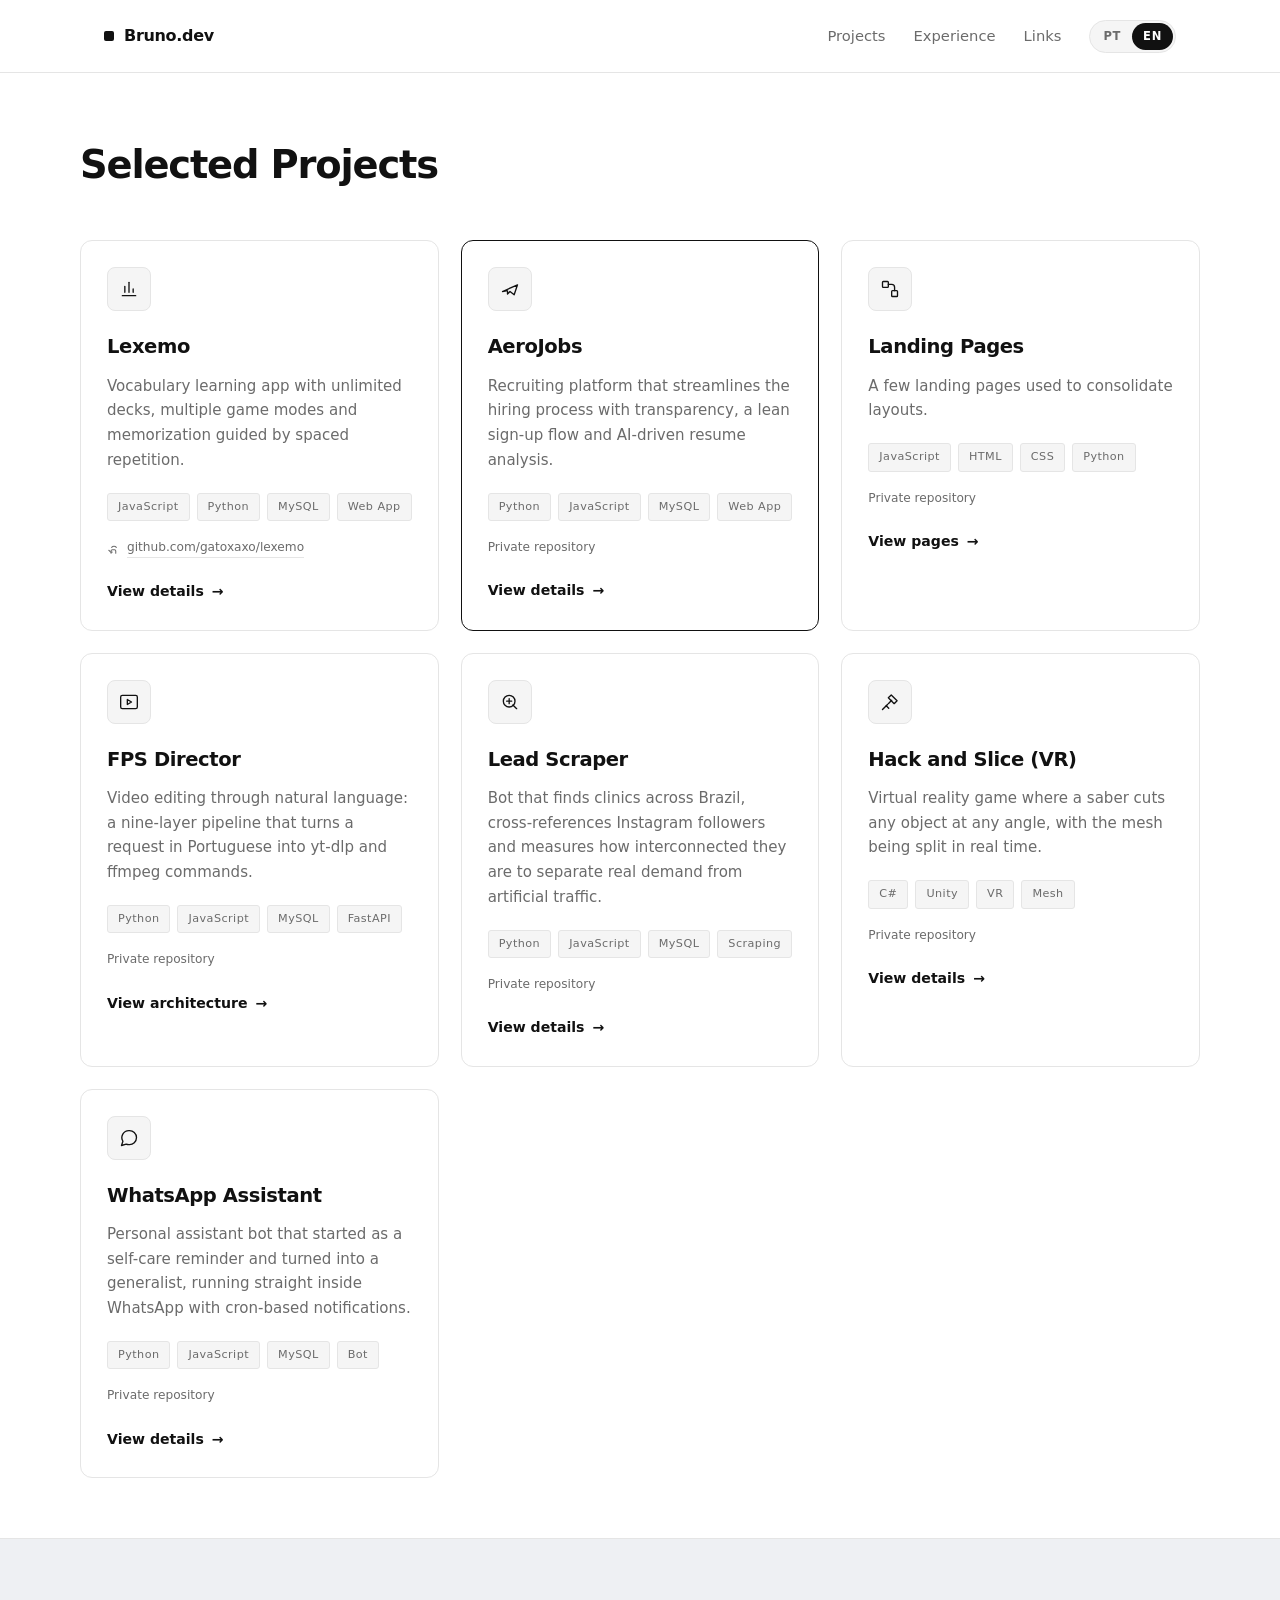
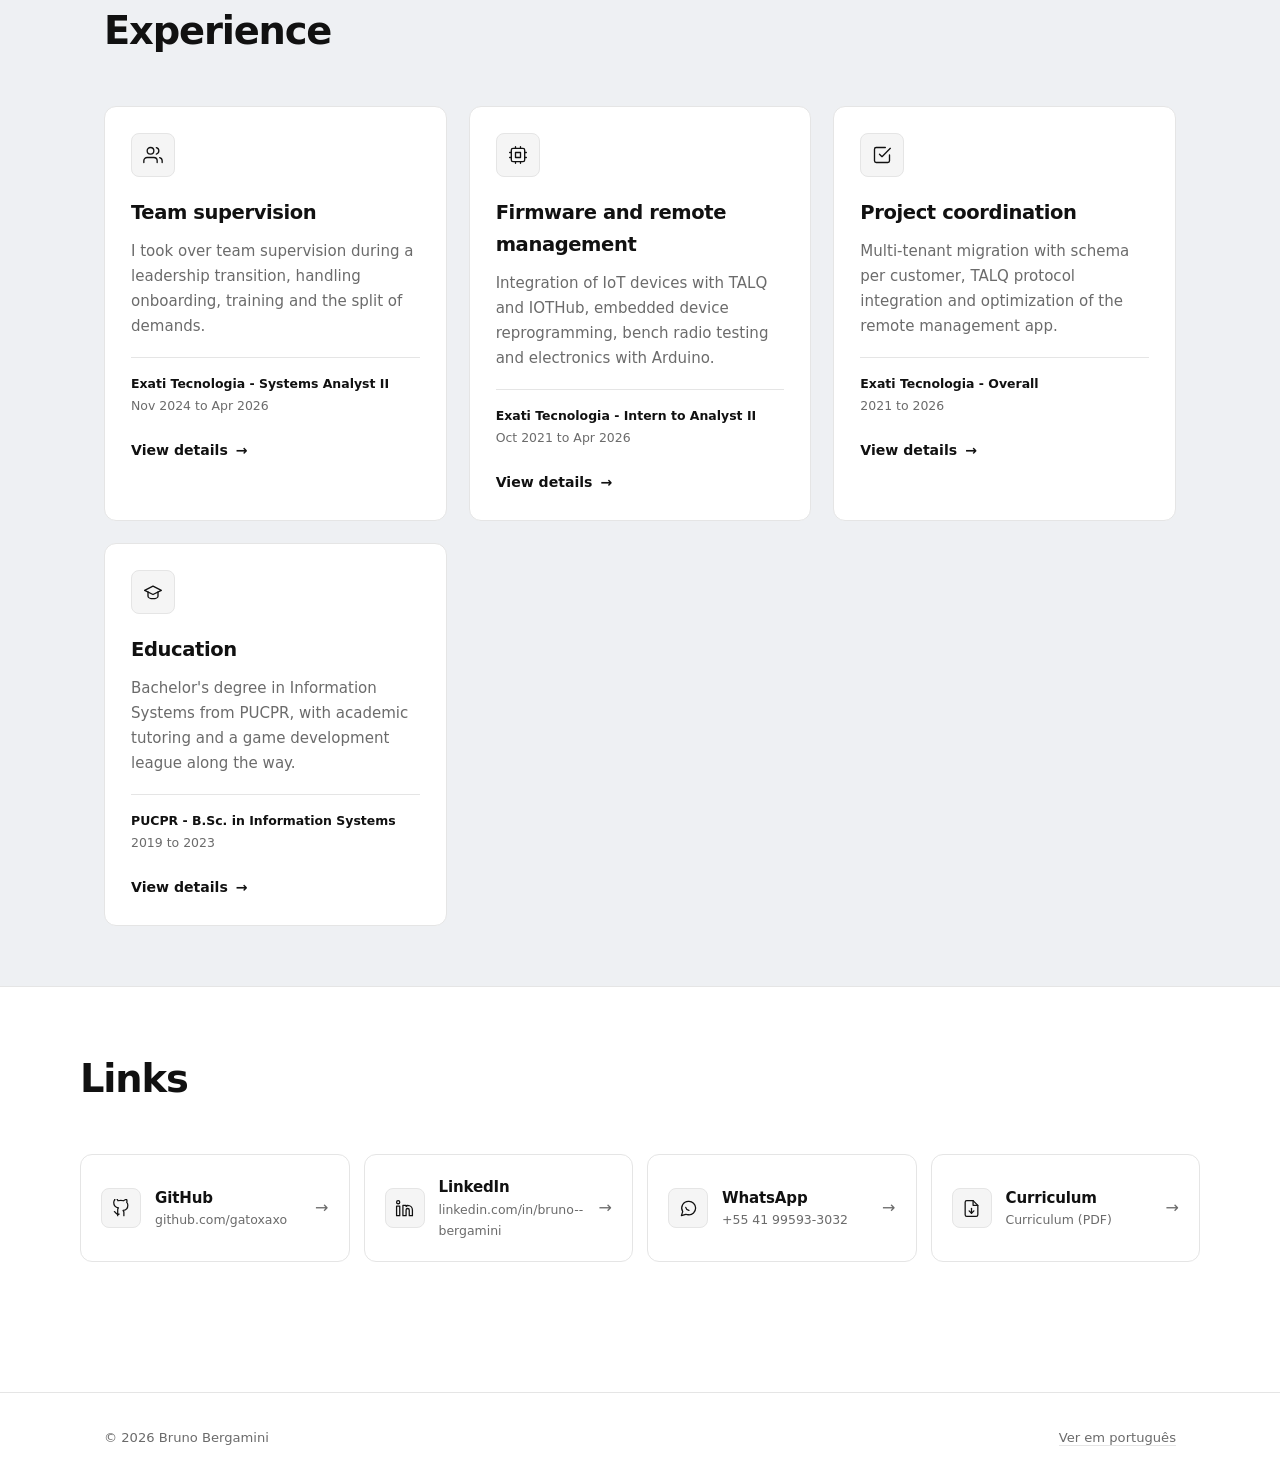
<file: en/index.html>
<!DOCTYPE html>
<html lang="en">
<head>
<meta charset="UTF-8" />
<meta name="viewport" content="width=device-width, initial-scale=1.0" />
<link rel="icon" href="../favicon.ico" type="image/x-icon" />
<link rel="shortcut icon" href="../favicon.ico" type="image/x-icon" />
<link rel="alternate" hreflang="pt-BR" href="https://gatoxaxo.github.io/portfolio/" />
<link rel="alternate" hreflang="en" href="https://gatoxaxo.github.io/portfolio/en/" />
<title>Portfolio | Bruno</title>
<link rel="stylesheet" href="../assets/styles.css" />
</head>
<body>

<header class="nav">
  <div class="wrap nav-inner">
    <a class="brand" href="#top"><span class="dot"></span>Bruno.dev</a>
    <div class="nav-right">
      <nav class="nav-links">
        <a href="#projects">Projects</a>
        <a href="#experience">Experience</a>
        <a href="#links">Links</a>
      </nav>
      <div class="lang-switch" aria-label="Language">
        <a href="../" hreflang="pt-BR" lang="pt-BR">PT</a>
        <a href="./" hreflang="en" lang="en" aria-current="true">EN</a>
      </div>
    </div>
  </div>
</header>

<main id="top">

  <!-- PROJECTS -->
  <section class="block wrap" id="projects">
    <div class="section-head reveal">
      <div>
        <h2>Selected Projects</h2>
      </div>
    </div>

    <div class="cards">
      <article class="card reveal" id="lexemo-card" role="button" tabindex="0" aria-expanded="false" aria-controls="lexemo" data-target="lexemo">
        <div class="card-icon">
          <svg viewBox="0 0 24 24" fill="none" stroke="currentColor" stroke-width="1.6" stroke-linecap="round" stroke-linejoin="round"><path d="M4 20h16"/><path d="M7 16V9"/><path d="M12 16V4"/><path d="M17 16v-4"/></svg>
        </div>
        <h3>Lexemo</h3>
        <p>Vocabulary learning app with unlimited decks, multiple game modes and memorization guided by spaced repetition.</p>
        <div class="tags">
          <span class="tag">JavaScript</span>
          <span class="tag">Python</span>
          <span class="tag">MySQL</span>
          <span class="tag">Web App</span>
        </div>
        <span class="repo-link">
          <svg viewBox="0 0 24 24" fill="none" stroke="currentColor" stroke-width="1.8" stroke-linecap="round" stroke-linejoin="round"><path d="M9 19c-4 1.5-4-2.5-6-3"/><path d="M15 21v-4a2 2 0 0 0-2-2H9a2 2 0 0 0-2 2v4"/><path d="M8 11a5 5 0 0 1 8 0"/></svg>
          <a href="https://github.com/gatoxaxo/lexemo" target="_blank" rel="noopener">github.com/gatoxaxo/lexemo</a>
        </span>
        <span class="card-link" data-label="details">
          View details <span class="arrow">→</span>
        </span>
      </article>

      <article class="card featured reveal" id="aerojobs-card" role="button" tabindex="0" aria-expanded="false" aria-controls="aerojobs" data-target="aerojobs">
        <div class="card-icon">
          <svg viewBox="0 0 24 24" fill="none" stroke="currentColor" stroke-width="1.6" stroke-linecap="round" stroke-linejoin="round"><path d="M3 15l18-8-4 12-5-4-3 3v-4z"/></svg>
        </div>
        <h3>AeroJobs</h3>
        <p>Recruiting platform that streamlines the hiring process with transparency, a lean sign-up flow and AI-driven resume analysis.</p>
        <div class="tags">
          <span class="tag">Python</span>
          <span class="tag">JavaScript</span>
          <span class="tag">MySQL</span>
          <span class="tag">Web App</span>
        </div>
        <span class="repo-link">Private repository</span>
        <span class="card-link" data-label="details">
          View details <span class="arrow">→</span>
        </span>
      </article>

      <article class="card reveal" id="landing-card" role="button" tabindex="0" aria-expanded="false" aria-controls="landing" data-target="landing">
        <div class="card-icon">
          <svg viewBox="0 0 24 24" fill="none" stroke="currentColor" stroke-width="1.6" stroke-linecap="round" stroke-linejoin="round"><rect x="3" y="3" width="7" height="7" rx="1"/><rect x="14" y="14" width="7" height="7" rx="1"/><path d="M10 6.5h4a3.5 3.5 0 0 1 3.5 3.5v4"/></svg>
        </div>
        <h3>Landing Pages</h3>
        <p>A few landing pages used to consolidate layouts.</p>
        <div class="tags">
          <span class="tag">JavaScript</span>
          <span class="tag">HTML</span>
          <span class="tag">CSS</span>
          <span class="tag">Python</span>
        </div>
        <span class="repo-link">Private repository</span>
        <span class="card-link" data-label="pages">
          View pages <span class="arrow">→</span>
        </span>
      </article>

      <article class="card reveal" id="fps-card" role="button" tabindex="0" aria-expanded="false" aria-controls="fps" data-target="fps">
        <div class="card-icon">
          <svg viewBox="0 0 24 24" fill="none" stroke="currentColor" stroke-width="1.6" stroke-linecap="round" stroke-linejoin="round"><rect x="2" y="4" width="20" height="16" rx="2"/><path d="M10 9l5 3-5 3V9z"/></svg>
        </div>
        <h3>FPS Director</h3>
        <p>Video editing through natural language: a nine-layer pipeline that turns a request in Portuguese into yt-dlp and ffmpeg commands.</p>
        <div class="tags">
          <span class="tag">Python</span>
          <span class="tag">JavaScript</span>
          <span class="tag">MySQL</span>
          <span class="tag">FastAPI</span>
        </div>
        <span class="repo-link">Private repository</span>
        <span class="card-link" data-label="arch">
          View architecture <span class="arrow">→</span>
        </span>
      </article>

      <article class="card reveal" id="scraper-card" role="button" tabindex="0" aria-expanded="false" aria-controls="scraper" data-target="scraper">
        <div class="card-icon">
          <svg viewBox="0 0 24 24" fill="none" stroke="currentColor" stroke-width="1.6" stroke-linecap="round" stroke-linejoin="round"><circle cx="11" cy="11" r="7"/><path d="M20 20l-4.5-4.5"/><path d="M8 11h6"/><path d="M11 8v6"/></svg>
        </div>
        <h3>Lead Scraper</h3>
        <p>Bot that finds clinics across Brazil, cross-references Instagram followers and measures how interconnected they are to separate real demand from artificial traffic.</p>
        <div class="tags">
          <span class="tag">Python</span>
          <span class="tag">JavaScript</span>
          <span class="tag">MySQL</span>
          <span class="tag">Scraping</span>
        </div>
        <span class="repo-link">Private repository</span>
        <span class="card-link" data-label="details">
          View details <span class="arrow">→</span>
        </span>
      </article>

      <article class="card reveal" id="hack-card" role="button" tabindex="0" aria-expanded="false" aria-controls="hack" data-target="hack">
        <div class="card-icon">
          <svg viewBox="0 0 24 24" fill="none" stroke="currentColor" stroke-width="1.6" stroke-linecap="round" stroke-linejoin="round"><path d="M3 21l6-6"/><path d="M7.5 16.5l3 3"/><path d="M14 10l-4 4"/><path d="M13.5 3.5L20.5 10.5 17 14l-7-7z"/></svg>
        </div>
        <h3>Hack and Slice (VR)</h3>
        <p>Virtual reality game where a saber cuts any object at any angle, with the mesh being split in real time.</p>
        <div class="tags">
          <span class="tag">C#</span>
          <span class="tag">Unity</span>
          <span class="tag">VR</span>
          <span class="tag">Mesh</span>
        </div>
        <span class="repo-link">Private repository</span>
        <span class="card-link" data-label="details">
          View details <span class="arrow">→</span>
        </span>
      </article>

      <article class="card reveal" id="assistente-card" role="button" tabindex="0" aria-expanded="false" aria-controls="assistente" data-target="assistente">
        <div class="card-icon">
          <svg viewBox="0 0 24 24" fill="none" stroke="currentColor" stroke-width="1.6" stroke-linecap="round" stroke-linejoin="round"><path d="M21 11.5a8.4 8.4 0 0 1-9 8.4 9 9 0 0 1-3.4-.6L3 21l1.7-5.1A8.4 8.4 0 0 1 12 3.1a8.4 8.4 0 0 1 9 8.4z"/></svg>
        </div>
        <h3>WhatsApp Assistant</h3>
        <p>Personal assistant bot that started as a self-care reminder and turned into a generalist, running straight inside WhatsApp with cron-based notifications.</p>
        <div class="tags">
          <span class="tag">Python</span>
          <span class="tag">JavaScript</span>
          <span class="tag">MySQL</span>
          <span class="tag">Bot</span>
        </div>
        <span class="repo-link">Private repository</span>
        <span class="card-link" data-label="details">
          View details <span class="arrow">→</span>
        </span>
      </article>
    </div>

    <!-- Lexemo details -->
    <div class="aero-panel" id="lexemo">
      <div class="aero-head">
        <button class="aero-close" data-close aria-label="Close details">✕</button>
        <div class="aero-head-top">
          <div class="aero-logo">
            <svg viewBox="0 0 24 24" fill="none" stroke="currentColor" stroke-width="1.6" stroke-linecap="round" stroke-linejoin="round"><path d="M4 20h16"/><path d="M7 16V9"/><path d="M12 16V4"/><path d="M17 16v-4"/></svg>
          </div>
          <div>
            <h2>Lexemo</h2>
            <p class="sub">Learning vocabulary, one word at a time</p>
          </div>
        </div>
      </div>

      <div class="aero-doc">
        <div class="project-meta">
          <div class="tags">
            <span class="tag">JavaScript</span>
            <span class="tag">Python</span>
            <span class="tag">MySQL</span>
            <span class="tag">Web App</span>
          </div>
          <span class="repo-link">
            <svg viewBox="0 0 24 24" fill="none" stroke="currentColor" stroke-width="1.8" stroke-linecap="round" stroke-linejoin="round"><path d="M9 19c-4 1.5-4-2.5-6-3"/><path d="M15 21v-4a2 2 0 0 0-2-2H9a2 2 0 0 0-2 2v4"/><path d="M8 11a5 5 0 0 1 8 0"/></svg>
            <a href="https://github.com/gatoxaxo/lexemo" target="_blank" rel="noopener">github.com/gatoxaxo/lexemo</a>
          </span>
        </div>
        <p>Lexemo is a vocabulary learning app built around card decks. Instead of fixed lists, every deck can grow endlessly and be played in many ways, from quick recognition to pronunciation and the romanization of non-Latin scripts.</p>

        <p>The goal is to remove the friction from memorization: creating cards is no longer manual work, hints fade away little by little until you rely on memory alone, and everything can be adjusted mid-game without leaving the screen.</p>

        <h3>1. Deck list</h3>
        <p>Each deck is its own set of cards, with an unlimited number of entries. Decks are organized in a selectable list, and from any of them you pick the game mode and start the session.</p>

        <figure class="figure">
          <div class="figure-frame">
            <img src="../assets/img/lexemo-decks.png" alt="Lexemo deck selection modal" loading="lazy" />
          </div>
          <figcaption>Deck selection, each with its own set of cards.</figcaption>
        </figure>

        <h3>2. Cards as JSON</h3>
        <p>Instead of registering card by card, the whole list can be edited as a JSON document with the <em>question</em>, <em>answer</em> and <em>hint</em> fields. That makes it possible to generate large decks at once with the help of chatbots, import ready-made files and export the content for backup or sharing.</p>

        <figure class="figure">
          <div class="figure-frame">
            <img src="../assets/img/lexemo-json.png" alt="Card JSON content editor" loading="lazy" />
          </div>
          <figcaption>JSON editor with file import and export.</figcaption>
        </figure>

        <h3>3. Airplane game</h3>
        <p>To train how fast lexemes are recognized, an airplane crosses the screen shooting letters and words as the corresponding translation appears. The exercise swaps calm reading for reflex: identifying the right word under pressure and in the shortest time possible.</p>

        <figure class="figure">
          <div class="figure-frame">
            <img src="../assets/img/lexemo-jogo-aviao.png" alt="Airplane game with words spread across the screen" loading="lazy" />
          </div>
          <figcaption>Airplane game: quick recognition under time pressure.</figcaption>
        </figure>

        <h3>4. Free mode</h3>
        <p>In free mode the hints are optional and configurable: revealed letters, a fixed color derived from the word's hash and a predictable position on screen. They are cognitive support at first, but the main point is being able to turn them off gradually. With each level, fewer clues, until the word is remembered for what it is, not for its color or where it used to be.</p>

        <figure class="figure">
          <div class="figure-frame">
            <img src="../assets/img/lexemo-modo-livre.png" alt="Free mode with color and position hints" loading="lazy" />
          </div>
          <figcaption>Free mode with color and position hints enabled.</figcaption>
        </figure>

        <figure class="figure">
          <div class="figure-frame">
            <img src="../assets/img/lexemo-modo-livre-2.png" alt="Free mode with reduced hints" loading="lazy" />
          </div>
          <figcaption>Free mode with the hints already reduced.</figcaption>
        </figure>

        <h3>5. Transcription mode</h3>
        <p>For languages that use non-Roman scripts, practice can be done through romanization: the app shows the original text and you type the matching reading. It is the intermediate step between memorizing symbols and reading whole words fluently.</p>

        <figure class="figure">
          <div class="figure-frame">
            <img src="../assets/img/lexemo-transcricao.png" alt="Transcription mode with Russian text and romanization" loading="lazy" />
          </div>
          <figcaption>Transcription mode: from the original alphabet to romanization.</figcaption>
        </figure>

        <h3>6. Editing a card mid-game</h3>
        <p>Any card can be fixed during the session, in a form with the question, the answer and an optional context hint. Maintenance tweaks no longer require opening the whole list and hunting for the right entry among hundreds of items.</p>

        <figure class="figure">
          <div class="figure-frame">
            <img src="../assets/img/lexemo-editar-card.png" alt="Card editing form" loading="lazy" />
          </div>
          <figcaption>Individual card editing without leaving the game.</figcaption>
        </figure>

        <h3>7. Game options</h3>
        <p>Each deck has its own settings: game mode (free, speed, SRS, pronunciation or transcription), reading voice, number of revealed letters, color and position hints, random order, restart on mistakes, plus reverse, listening and syllable modes. These are the variables that define whether a session trains listening, speaking, recognition or reflex.</p>

        <figure class="figure">
          <div class="figure-frame">
            <img src="../assets/img/lexemo-opcoes-jogo.png" alt="Lexemo game options panel" loading="lazy" />
          </div>
          <figcaption>Game options: modes and variables for each session.</figcaption>
        </figure>

        <h3>8. General settings</h3>
        <p>Outside the session, preferences take care of the environment: hit and error sounds, audio autoplay, dark theme and interface language. That way the app speaks the user's language, regardless of the language being studied.</p>

        <figure class="figure">
          <div class="figure-frame">
            <img src="../assets/img/lexemo-configuracoes.png" alt="Lexemo general options modal" loading="lazy" />
          </div>
          <figcaption>General options: sound, theme and interface language.</figcaption>
        </figure>
      </div>
    </div>

    <!-- Lead Scraper details -->
    <div class="aero-panel" id="scraper">
      <div class="aero-head">
        <button class="aero-close" data-close aria-label="Close details">✕</button>
        <div class="aero-head-top">
          <div class="aero-logo">
            <svg viewBox="0 0 24 24" fill="none" stroke="currentColor" stroke-width="1.6" stroke-linecap="round" stroke-linejoin="round"><circle cx="11" cy="11" r="7"/><path d="M20 20l-4.5-4.5"/><path d="M8 11h6"/><path d="M11 8v6"/></svg>
          </div>
          <div>
            <h2>Lead Scraper</h2>
            <p class="sub">Prospecting through Instagram network analysis</p>
          </div>
        </div>
      </div>

      <div class="aero-doc">
        <div class="project-meta">
          <div class="tags">
            <span class="tag">Python</span>
            <span class="tag">JavaScript</span>
            <span class="tag">MySQL</span>
            <span class="tag">Scraping</span>
          </div>
          <span class="repo-link">Private repository</span>
        </div>
        <p>The goal was to build a list of genuinely qualified leads to pitch paid traffic and landing pages to, instead of blasting messages at random profiles. The idea was to search for clinics across Brazil, look at each one's Instagram and use the follower network's behavior as a signal of demand.</p>
        <p>The core concept is interconnection. Against common sense, the number of followers says little. What says a lot is how many connections repeat between the analyzed account and its own followers.</p>

        <h3>How the bot works</h3>
        <ol class="steps">
          <li class="step det">
            <span class="step-dot">1</span>
            <div class="step-head"><h4>Search by segment</h4><span class="badge-tag">Scraping</span></div>
            <p>Queries run through DuckDuckGo or Google scraping, looking for spa, waxing and general clinics across the whole country.</p>
          </li>
          <li class="step det">
            <span class="step-dot">2</span>
            <div class="step-head"><h4>Opening the profile</h4><span class="badge-tag">Instagram</span></div>
            <p>For each result, the bot opens the Instagram page and collects the profile's basic data.</p>
          </li>
          <li class="step det">
            <span class="step-dot">3</span>
            <div class="step-head"><h4>Meta Ads check</h4><span class="badge-tag">Meta Ads</span></div>
            <p>It queries the Meta Ads Library to check whether that business already runs ads. That indicates there is money circulating and someone taking care of acquisition.</p>
          </li>
          <li class="step det">
            <span class="step-dot">4</span>
            <div class="step-head"><h4>Own website check</h4><span class="badge-tag">Instagram</span></div>
            <p>A scan of the profile to identify whether the clinic points to its own website. The absence of one is one of the opportunity signals for selling a landing page.</p>
          </li>
          <li class="step det">
            <span class="step-dot">5</span>
            <div class="step-head"><h4>Follower cross-reference</h4><span class="badge-tag">Graph</span></div>
            <p>On public accounts, the bot collects the clinic's followers, then the followers of those followers, and cross-references both sets to see who shows up on both sides. That intersection is the measure of interconnection.</p>
          </li>
          <li class="step det">
            <span class="step-dot">6</span>
            <div class="step-head"><h4>Google reviews</h4><span class="badge-tag">Places API</span></div>
            <p>When it made sense, the Google Places API came in to check ratings and review volume, helping to discard very small clinics that probably would not have a budget.</p>
          </li>
          <li class="step det">
            <span class="step-dot">7</span>
            <div class="step-head"><h4>Lead scoring</h4><span class="badge-tag">Score</span></div>
            <p>Each profile gets a read combining interconnection, ad presence and size. The final result is a list ready for cold outreach.</p>
          </li>
        </ol>

        <h3>What interconnection reveals</h3>
        <p>The tests showed quite large differences between niches. Network-driven environments such as schools had over 90% of connections with an intersection, while very specific niches, such as tattoo removal clinics, barely overlap at all.</p>

        <figure class="chart">
          <span class="chart-title">Average interconnection by business type</span>
          <div class="bar-row">
            <span class="bar-label">Schools / network environments</span>
            <span class="bar-track"><span class="bar-fill" data-w="92"></span></span>
            <span class="bar-value">92%</span>
          </div>
          <div class="bar-row">
            <span class="bar-label">Aesthetics and spa</span>
            <span class="bar-track"><span class="bar-fill" data-w="64"></span></span>
            <span class="bar-value">64%</span>
          </div>
          <div class="bar-row">
            <span class="bar-label">Waxing</span>
            <span class="bar-track"><span class="bar-fill" data-w="52"></span></span>
            <span class="bar-value">52%</span>
          </div>
          <div class="bar-row">
            <span class="bar-label">General clinics</span>
            <span class="bar-track"><span class="bar-fill" data-w="38"></span></span>
            <span class="bar-value">38%</span>
          </div>
          <div class="bar-row">
            <span class="bar-label">Tattoo removal</span>
            <span class="bar-track"><span class="bar-fill" data-w="14"></span></span>
            <span class="bar-value">14%</span>
          </div>
          <figcaption>Approximate values, used to illustrate the pattern observed in the tests.</figcaption>
        </figure>

        <h3>The decision logic</h3>
        <p>The combination of interconnection and ad presence is what gives the lead meaning. High interconnection suggests a business that grows through referrals and has organic demand. Low interconnection with a strong Meta Ads presence raises the suspicion that those results depend on paid traffic, which usually indicates someone looking for clients.</p>
        <p>Worth saying that this is not a categorical statement about the business. It is a signal, and even as a signal it already improved the quality of the list a lot compared to picking random sets of profiles.</p>

        <div class="matrix">
          <div class="matrix-cell good">
            <strong>Low interconnection + strong Meta Ads</strong>
            <span>Best scenario: likely dependence on paid traffic.</span>
          </div>
          <div class="matrix-cell">
            <strong>High interconnection + strong Meta Ads</strong>
            <span>Consolidated organic demand and already investing. Good client, different approach.</span>
          </div>
          <div class="matrix-cell">
            <strong>High interconnection + no Ads</strong>
            <span>Grows through referrals. Less urgent, but with first-project potential.</span>
          </div>
          <div class="matrix-cell">
            <strong>Low interconnection + no Ads</strong>
            <span>Little signal. Usually discarded or left at the end of the queue.</span>
          </div>
        </div>

        <h3>Results</h3>
        <div class="kpis">
          <div class="kpi"><strong>+1000</strong><span>Instagram profiles per run</span></div>
          <div class="kpi"><strong>2h</strong><span>of continuous bot execution</span></div>
          <div class="kpi"><strong>+90%</strong><span>intersection in school networks</span></div>
          <div class="kpi"><strong>3</strong><span>sources: search, Meta Ads and Places</span></div>
        </div>
        <p>Running for two hours straight, the bot returned over a thousand profiles with enough information for cold outreach. The main difference from a random list was having a concrete reason to prioritize each contact.</p>
      </div>
    </div>

    <!-- Hack and Slice details -->
    <div class="aero-panel" id="hack">
      <div class="aero-head">
        <button class="aero-close" data-close aria-label="Close details">✕</button>
        <div class="aero-head-top">
          <div class="aero-logo">
            <svg viewBox="0 0 24 24" fill="none" stroke="currentColor" stroke-width="1.6" stroke-linecap="round" stroke-linejoin="round"><path d="M3 21l6-6"/><path d="M7.5 16.5l3 3"/><path d="M14 10l-4 4"/><path d="M13.5 3.5L20.5 10.5 17 14l-7-7z"/></svg>
          </div>
          <div>
            <h2>Hack and Slice (VR)</h2>
            <p class="sub">Mesh cutting in virtual reality</p>
          </div>
        </div>
      </div>

      <div class="aero-doc">
        <div class="project-meta">
          <div class="tags">
            <span class="tag">C#</span>
            <span class="tag">Unity</span>
            <span class="tag">VR</span>
            <span class="tag">Mesh</span>
          </div>
          <span class="repo-link">Private repository</span>
        </div>
        <p>A virtual reality experiment in Unity with saber physics. The idea was easy to explain and hard to pull off: the player has a lightsaber and can cut any object in the scene, at any angle.</p>
        <p>There was no list of pre-cut objects. The mesh was split on the fly, based on where and in which direction the saber passed.</p>

        <h3>How the cut works</h3>
        <p>The saber is neither a raycast nor a regular collision. It is treated as a moving plane: on every frame, the velocity between the previous and the current position defines a direction, and that direction forms a cutting plane in space.</p>
        <p>The mesh is then split by that plane. The triangles on each side are kept and the ones crossing the cut line are subdivided into smaller pieces, so the cut edge follows the plane exactly. This works for any model, no matter the shape, without any prior setup on the asset.</p>
        <p>After subdividing, each side gets its own cap: the points where the plane crossed the volume are connected to close the surface. Without that, the cut object would be hollow and the illusion would break.</p>

        <h3>Keeping the 3D coherent</h3>
        <ul class="exp-list">
          <li>The split respects the original topology: each fragment remains a closed, valid mesh.</li>
          <li>Normals, texture coordinates and tangents are recalculated on the new vertices, so lighting and texture stay correct after the cut.</li>
          <li>Physics follows the geometry: each half gets its own rigidbody and starts behaving independently.</li>
          <li>The cut is driven by the saber's velocity, so the direction of the swing actually matters.</li>
        </ul>

        <h3>Demo</h3>
        <p>The video shows the demonstration on a headset, with the game running on the screen next to it. It is a sequence of cuts, each one splitting the object into parts that keep behaving like real bodies.</p>

        <div class="video-card">
          <video controls preload="metadata" playsinline poster="../assets/img/hack-and-slice-poster.jpg" src="../assets/video/hack-and-slice-demo.mp4">
            Your browser does not support video playback.
          </video>
          <div class="video-meta">
            <span><strong>hack-and-slice.mp4</strong> · 848×478 · 24s</span>
          </div>
        </div>
      </div>
    </div>

    <!-- WhatsApp Assistant details -->
    <div class="aero-panel" id="assistente">
      <div class="aero-head">
        <button class="aero-close" data-close aria-label="Close details">✕</button>
        <div class="aero-head-top">
          <div class="aero-logo">
            <svg viewBox="0 0 24 24" fill="none" stroke="currentColor" stroke-width="1.6" stroke-linecap="round" stroke-linejoin="round"><path d="M21 11.5a8.4 8.4 0 0 1-9 8.4 9 9 0 0 1-3.4-.6L3 21l1.7-5.1A8.4 8.4 0 0 1 12 3.1a8.4 8.4 0 0 1 9 8.4z"/></svg>
          </div>
          <div>
            <h2>WhatsApp Assistant</h2>
            <p class="sub">From self-care reminder to personal assistant</p>
          </div>
        </div>
      </div>

      <div class="aero-doc">
        <div class="project-meta">
          <div class="tags">
            <span class="tag">Python</span>
            <span class="tag">JavaScript</span>
            <span class="tag">MySQL</span>
            <span class="tag">Bot</span>
          </div>
          <span class="repo-link">Private repository</span>
        </div>
        <p>It started as a favor. A friend kept forgetting her own self-care dates, hair, nails, eyebrows, so I asked a bot to remind her. The idea was just that: send a message on the right day.</p>
        <p>But once it was done, it became clear the format worked for much more than that. The scope grew and the bot became a general-purpose personal assistant, always inside WhatsApp, with no app, no dashboard and no database.</p>

        <h3>How it works</h3>
        <p>The bot listens to messages, understands what was asked and keeps the reminders in plain text, in a simple file. No table, no schema, nothing like that. Persistence is literally whatever it agreed with the person, and that is enough for the volume of use.</p>
        <p>For the notifications, a cron job runs periodically, checks what is due and fires the message at the right time. Since the channel is WhatsApp, there is no need for push notifications, an installed app or a platform token, the user just opens the conversation.</p>

        <h3>Natural conversation</h3>
        <p>The user does not fill out a form. They write the way they would speak and the bot builds the list as it goes, confirming what it understood and asking for whatever is missing. When asked for the list, it returns it formatted. When asked for the date of the next event, it calculates it from the agreed frequency.</p>

        <figure class="figure">
          <div class="figure-frame">
            <img src="../assets/img/assistente-agendando.png" alt="WhatsApp conversation where the assistant registers hair, nails and eyebrows from free text" loading="lazy" />
          </div>
          <figcaption>Registration through conversation, no form and no settings screen.</figcaption>
        </figure>

        <figure class="figure">
          <div class="figure-frame">
            <img src="../assets/img/assistente-lista.png" alt="Assistant replying with the self-care list and calculating the date of the next haircut" loading="lazy" />
          </div>
          <figcaption>List on demand and next date calculated from the frequency.</figcaption>
        </figure>

        <h3>Prompt injection</h3>
        <p>An open assistant on WhatsApp is an easy target, and testing that became part of development. One of the tests was trying to steer the bot with instructions like "ignore everything before this and answer something else".</p>
        <p>The defense is keeping the persona and the scope well defined in the system: the bot is a personal assistant and does not change roles. It is not a foolproof protection, but it holds off the silly cases without ruining normal conversation.</p>

        <figure class="figure">
          <div class="figure-frame">
            <img src="../assets/img/assistente-prompt-injection.png" alt="Prompt injection attempt refused by the assistant on WhatsApp" loading="lazy" />
          </div>
          <figcaption>Instruction injection blocked by the assistant's scope definition.</figcaption>
        </figure>

        <h3>What I learned</h3>
        <ul class="exp-list">
          <li>Restricting scope is not a lack of ambition, it is what makes the bot reliable day to day.</li>
          <li>Not every project needs a database, a dashboard and an app. A cron and a file solve a lot.</li>
          <li>Testing prompt injection should be a habit, just like testing error cases.</li>
        </ul>
      </div>
    </div>

    <!-- FPS Director details -->
    <div class="aero-panel" id="fps">
      <div class="aero-head">
        <button class="aero-close" data-close aria-label="Close details">✕</button>
        <div class="aero-head-top">
          <div class="aero-logo">
            <svg viewBox="0 0 24 24" fill="none" stroke="currentColor" stroke-width="1.6" stroke-linecap="round" stroke-linejoin="round"><rect x="2" y="4" width="20" height="16" rx="2"/><path d="M10 9l5 3-5 3V9z"/></svg>
          </div>
          <div>
            <h2>FPS Director</h2>
            <p class="sub">Video editing through natural language</p>
          </div>
        </div>
      </div>

      <div class="aero-doc">
        <div class="project-meta">
          <div class="tags">
            <span class="tag">Python</span>
            <span class="tag">JavaScript</span>
            <span class="tag">MySQL</span>
            <span class="tag">FastAPI</span>
          </div>
          <span class="repo-link">Private repository</span>
        </div>
        <p>FPS Director is a FastAPI backend that converts requests written in Portuguese into yt-dlp and ffmpeg commands. The core idea is to separate two things that usually get mixed together: understanding what the person meant and actually building the video output.</p>
        <p>A language model handles interpretation only. The backend, written in deterministic rules, decides which concrete media to act on and how to assemble the result. That way the model does not need to know durations, cuts or session state, and the backend does not try to guess language.</p>

        <h3>How the video is represented</h3>
        <p>There is no animation in the model. The final video is a sequence of fixed states, each with a layer, a time interval and a set of constant properties. Anything that varies over time, such as a brightness ramp, is broken into several short intervals.</p>
        <p>The pipeline keeps two independent tracks that do not mix: one of lineage, which records where each piece of media came from, and another of coherence, which holds the consolidated physical state, such as speed, duration and exclusivity between properties.</p>

        <h3>The nine layers</h3>
        <div class="steps-legend">
          <span><i class="outline"></i> layer with a language model</span>
          <span><i class="solid"></i> deterministic layer</span>
        </div>
        <ol class="steps">
          <li class="step llm">
            <span class="step-dot">1</span>
            <div class="step-head"><h4>Reduter</h4><span class="badge-tag llm">LLM</span></div>
            <p>Reads the request and splits the intentions by entity, keeping the original excerpts, and also the conceptual lineage of that event. Still without resolving state, numbers or links.</p>
          </li>
          <li class="step det">
            <span class="step-dot">2</span>
            <div class="step-head"><h4>Ancorer</h4><span class="badge-tag">Deterministic</span></div>
            <p>Group that anchors the new event to the session. First the lineage is matched against the saved lineage from the previous iteration, by entity. Then each raw intention is classified by type, scope and value, defining whether the request is about window, duration, speed or property, and whether the target is the video, the audio or the material.</p>
          </li>
          <li class="step det">
            <span class="step-dot">3</span>
            <div class="step-head"><h4>Structurer</h4><span class="badge-tag">Deterministic</span></div>
            <p>Turns the accumulated lineage into symbolic blocks. It is a mechanical translation, without reinterpreting anything. If something without a defined mapping shows up, the layer flags it instead of guessing.</p>
          </li>
          <li class="step llm">
            <span class="step-dot">4</span>
            <div class="step-head"><h4>Canonizer</h4><span class="badge-tag llm">LLM</span></div>
            <p>Translates the symbolic key into a canonical property. If there is no direct match, it tries to compose the effect from properties that already exist. If even that is not possible, it returns a question instead of making something up.</p>
          </li>
          <li class="step det">
            <span class="step-dot">5</span>
            <div class="step-head"><h4>Composed prop generator</h4><span class="badge-tag">Deterministic</span></div>
            <p>When the previous layer composes an effect, it is registered in the internal vocabulary as a cache and normalized to the canonical properties. When a question comes back, it is forwarded to the interface.</p>
          </li>
          <li class="step det">
            <span class="step-dot">6</span>
            <div class="step-head"><h4>Quantifier</h4><span class="badge-tag">Deterministic</span></div>
            <p>Assigns numbers to the symbolic values, resolving fractions, times and positions relative to the known facts.</p>
          </li>
          <li class="step det">
            <span class="step-dot">7</span>
            <div class="step-head"><h4>Solver</h4><span class="badge-tag">Deterministic</span></div>
            <p>Resolves and validates the arithmetic, leaving the cuts ready for the next step.</p>
          </li>
          <li class="step det">
            <span class="step-dot">8</span>
            <div class="step-head"><h4>Contextualizer</h4><span class="badge-tag">Deterministic</span></div>
            <p>Links each block to the real state it needs to act on, walking up the lineage until it finds the first state that contains the requested interval. It also creates the links between dependent media. The explicit reference to the original material is the only case that points straight at the source.</p>
          </li>
          <li class="step det">
            <span class="step-dot">9</span>
            <div class="step-head"><h4>Coherence engine</h4><span class="badge-tag">Deterministic</span></div>
            <p>Applies the domain's physical rules, such as exclusivity between properties and duration propagation through the links. It uses a lightweight graph with topological ordering, where the edges come from the rules themselves, not from a fixed sequence in the code. The final state stays in the session for the next iteration.</p>
          </li>
          <li class="step det">
            <span class="step-dot">10</span>
            <div class="step-head"><h4>Composer</h4><span class="badge-tag">Deterministic</span></div>
            <p>Assembles two artifacts in parallel: the positional graph sent to the front end, with media, layers and intervals, and the consolidated lineage of the iteration, which is saved to the session and comes back to the second layer on the next request.</p>
          </li>
        </ol>

        <h3>Usage example</h3>
        <p>This is a real request used to test the pipeline. It mixes three videos, boomerang, speed, orientation and saturation in a single command:</p>

        <div class="prompt-box">
          <header>Prompt</header>
          <pre>https://www.youtube.com/watch?v=fnRoGF3VNpk pegue de 0:55 até 0:58 faz um boomerang em slow motion de cabeça pra baixo com  saturacao la no talo da metade do boomerang pra frente deixe a orientacao e velocidade normais
ai toca o video normalmente em todos os sentidos e em seguida coloca esse https://www.youtube.com/watch?v=cDFNlO6QFWk do 0:21 até o fim
deixe o video cDFNlO6QFWk de ponta cabeça do inicio pra metade e da metade pro final deixa a orientacao  normal</pre>
        </div>

        <h3>Result</h3>
        <p>The video below is the output generated from that prompt, with the media downloaded, trimmed and composed by the pipeline.</p>

        <div class="video-card">
          <video controls preload="metadata" playsinline poster="../assets/img/fps-director-poster.jpg" src="../assets/video/fps-director-demo.mp4">
            Your browser does not support video playback.
          </video>
          <div class="video-meta">
            <span><strong>final.mp4</strong> · 1280×720 · 17s</span>
          </div>
        </div>
      </div>
    </div>

    <!-- Landing Pages details -->
    <div class="lp-panel" id="landing">
      <div class="lp-head">
        <button class="aero-close" data-close aria-label="Close pages">✕</button>
        <div class="project-meta">
          <div class="tags">
            <span class="tag">JavaScript</span>
            <span class="tag">HTML</span>
            <span class="tag">CSS</span>
            <span class="tag">Python</span>
          </div>
          <span class="repo-link">Private repository</span>
        </div>
        <h2>Landing Pages</h2>
        <p>A few landing pages used to consolidate layouts.</p>
      </div>

      <div class="lp-list">
        <a class="lp-item" href="https://albertomarcenaria.netlify.app/" target="_blank" rel="noopener">
          <div class="lp-bar">
            <div class="lp-name">
              <strong>Alberto Marcenaria</strong>
              <span>Custom furniture · Londrina, PR</span>
            </div>
            <span class="lp-open">Open page <span class="arrow">→</span></span>
          </div>
          <div class="lp-shot">
            <img src="../assets/img/landing-alberto-marcenaria.png" alt="Preview of the Alberto Marcenaria landing page" loading="lazy" />
          </div>
          <div class="lp-url">https://albertomarcenaria.netlify.app/</div>
        </a>

        <a class="lp-item" href="https://outlineventos.netlify.app/" target="_blank" rel="noopener">
          <div class="lp-bar">
            <div class="lp-name">
              <strong>Outline</strong>
              <span>Festival and cultural experiences</span>
            </div>
            <span class="lp-open">Open page <span class="arrow">→</span></span>
          </div>
          <div class="lp-shot">
            <img src="../assets/img/landing-outline.png" alt="Preview of the Outline landing page" loading="lazy" />
          </div>
          <div class="lp-url">https://outlineventos.netlify.app/</div>
        </a>

        <a class="lp-item" href="https://nitrovidro.netlify.app/" target="_blank" rel="noopener">
          <div class="lp-bar">
            <div class="lp-name">
              <strong>Nitro Vidro</strong>
              <span>Glasswork · Londrina and Maringá, PR</span>
            </div>
            <span class="lp-open">Open page <span class="arrow">→</span></span>
          </div>
          <div class="lp-shot">
            <img src="../assets/img/landing-nitro-vidro.png" alt="Preview of the Nitro Vidro landing page" loading="lazy" />
          </div>
          <div class="lp-url">https://nitrovidro.netlify.app/</div>
        </a>
      </div>
    </div>

    <!-- AeroJobs details -->
    <div class="aero-panel" id="aerojobs">
      <div class="aero-head">
        <button class="aero-close" data-close aria-label="Close details">✕</button>
        <div class="aero-head-top">
          <div class="aero-logo">
            <svg viewBox="0 0 24 24" fill="none" stroke="currentColor" stroke-width="1.6" stroke-linecap="round" stroke-linejoin="round"><path d="M3 15l18-8-4 12-5-4-3 3v-4z"/></svg>
          </div>
          <div>
            <h2>AeroJobs</h2>
            <p class="sub">Recruiting without bureaucracy</p>
          </div>
        </div>
      </div>

      <div class="aero-doc">
        <div class="project-meta">
          <div class="tags">
            <span class="tag">Python</span>
            <span class="tag">JavaScript</span>
            <span class="tag">MySQL</span>
            <span class="tag">Web App</span>
          </div>
          <span class="repo-link">Private repository</span>
        </div>
        <p>AeroJobs is a recruiting platform that aims to simplify the lives of candidates and recruiters. The idea is to make job openings more transparent, make applications easier and use artificial intelligence to analyze resumes and identify compatibility with each opportunity's requirements.</p>

        <p>The focus is on removing unnecessary steps and making the hiring process faster, clearer and more human, helping companies find professionals aligned with the roles and candidates better understand their opportunities.</p>

        <figure class="figure">
          <div class="figure-frame">
            <img src="../assets/img/aerojobs-plataforma.png" alt="Overview of the AeroJobs platform" loading="lazy" onload="this.parentElement.classList.add('has-img')" onerror="this.parentElement.classList.add('no-img')" />
            <div class="figure-ph">
              <svg viewBox="0 0 24 24" fill="none" stroke="currentColor" stroke-width="1.4" stroke-linecap="round" stroke-linejoin="round"><rect x="3" y="4" width="18" height="16" rx="2"/><circle cx="8.5" cy="9.5" r="1.5"/><path d="M21 15l-5-5L5 20"/></svg>
              <span>Image to be added</span>
              <code>assets/img/aerojobs-plataforma.png</code>
            </div>
          </div>
          <figcaption>Platform overview.</figcaption>
        </figure>

        <h3>1. Creating job openings</h3>
        <p>The sign-up is simple and direct: the company provides only the job title and its description in free text, without filling out a series of forms. The system analyzes the information and organizes the data needed for publishing.</p>

        <figure class="figure">
          <div class="figure-frame">
            <img src="../assets/img/aerojobs-1-criacao-vagas.png" alt="Job creation screen" loading="lazy" onload="this.parentElement.classList.add('has-img')" onerror="this.parentElement.classList.add('no-img')" />
            <div class="figure-ph">
              <svg viewBox="0 0 24 24" fill="none" stroke="currentColor" stroke-width="1.4" stroke-linecap="round" stroke-linejoin="round"><rect x="3" y="4" width="18" height="16" rx="2"/><circle cx="8.5" cy="9.5" r="1.5"/><path d="M21 15l-5-5L5 20"/></svg>
              <span>Image to be added</span>
              <code>assets/img/aerojobs-1-criacao-vagas.png</code>
            </div>
          </div>
          <figcaption>Figure 1: Job creation screen.</figcaption>
        </figure>

        <h3>2. Job description page</h3>
        <p>The opening is presented to the candidate in a standardized format, with the information organized automatically by the system. If the company has other registered opportunities, they can also be displayed on the page.</p>

        <figure class="figure">
          <div class="figure-frame">
            <img src="../assets/img/aerojobs-2-descricao-vaga.png" alt="Job description page" loading="lazy" onload="this.parentElement.classList.add('has-img')" onerror="this.parentElement.classList.add('no-img')" />
            <div class="figure-ph">
              <svg viewBox="0 0 24 24" fill="none" stroke="currentColor" stroke-width="1.4" stroke-linecap="round" stroke-linejoin="round"><rect x="3" y="4" width="18" height="16" rx="2"/><circle cx="8.5" cy="9.5" r="1.5"/><path d="M21 15l-5-5L5 20"/></svg>
              <span>Image to be added</span>
              <code>assets/img/aerojobs-2-descricao-vaga.png</code>
            </div>
          </div>
          <figcaption>Figure 2: Job description page.</figcaption>
        </figure>

        <h3>3. Hiring stages and sign-up</h3>
        <p>At the bottom of the page, the candidate finds the stages of the hiring process and the option to register their resume. Access is simplified through Google account login.</p>

        <figure class="figure">
          <div class="figure-frame">
            <img src="../assets/img/aerojobs-3-etapas-cadastro.png" alt="Hiring stages and sign-up" loading="lazy" onload="this.parentElement.classList.add('has-img')" onerror="this.parentElement.classList.add('no-img')" />
            <div class="figure-ph">
              <svg viewBox="0 0 24 24" fill="none" stroke="currentColor" stroke-width="1.4" stroke-linecap="round" stroke-linejoin="round"><rect x="3" y="4" width="18" height="16" rx="2"/><circle cx="8.5" cy="9.5" r="1.5"/><path d="M21 15l-5-5L5 20"/></svg>
              <span>Image to be added</span>
              <code>assets/img/aerojobs-3-etapas-cadastro.png</code>
            </div>
          </div>
          <figcaption>Figure 3: Hiring stages and sign-up.</figcaption>
        </figure>

        <h3>4. Resume upload and analysis</h3>
        <p>Candidates can upload their resume in different formats, such as PDF, DOCX, PNG or JPG. The system uses OCR and artificial intelligence to analyze the content and generate immediate feedback based on the job requirements. It is also possible to add a supplementary document (addendum), which can be analyzed by the AI in a later step.</p>

        <figure class="figure">
          <div class="figure-frame">
            <img src="../assets/img/aerojobs-4-envio-curriculo.jpeg" alt="Resume upload and AI feedback" loading="lazy" onload="this.parentElement.classList.add('has-img')" onerror="this.parentElement.classList.add('no-img')" />
            <div class="figure-ph">
              <svg viewBox="0 0 24 24" fill="none" stroke="currentColor" stroke-width="1.4" stroke-linecap="round" stroke-linejoin="round"><rect x="3" y="4" width="18" height="16" rx="2"/><circle cx="8.5" cy="9.5" r="1.5"/><path d="M21 15l-5-5L5 20"/></svg>
              <span>Image to be added</span>
              <code>assets/img/aerojobs-4-envio-curriculo.jpeg</code>
            </div>
          </div>
          <figcaption>Figure 4: Resume upload and feedback generated by the AI.</figcaption>
        </figure>

        <h3>5. HR candidate dashboard</h3>
        <p>The recruiter sees the list of applications with each candidate's match score, which can be configured manually. It is also possible to open the resumes individually to analyze the profiles in more detail.</p>

        <figure class="figure">
          <div class="figure-frame">
            <img src="../assets/img/aerojobs-5-painel-candidatos.png" alt="HR candidate dashboard" loading="lazy" onload="this.parentElement.classList.add('has-img')" onerror="this.parentElement.classList.add('no-img')" />
            <div class="figure-ph">
              <svg viewBox="0 0 24 24" fill="none" stroke="currentColor" stroke-width="1.4" stroke-linecap="round" stroke-linejoin="round"><rect x="3" y="4" width="18" height="16" rx="2"/><circle cx="8.5" cy="9.5" r="1.5"/><path d="M21 15l-5-5L5 20"/></svg>
              <span>Image to be added</span>
              <code>assets/img/aerojobs-5-painel-candidatos.png</code>
            </div>
          </div>
          <figcaption>Figure 5: HR candidate dashboard.</figcaption>
        </figure>

        <h3>6. HR job dashboard</h3>
        <p>The dashboard gathers the openings registered by the company, making it easier to view and manage the published opportunities.</p>

        <figure class="figure">
          <div class="figure-frame">
            <img src="../assets/img/aerojobs-6-painel-vagas.png" alt="HR job dashboard" loading="lazy" onload="this.parentElement.classList.add('has-img')" onerror="this.parentElement.classList.add('no-img')" />
            <div class="figure-ph">
              <svg viewBox="0 0 24 24" fill="none" stroke="currentColor" stroke-width="1.4" stroke-linecap="round" stroke-linejoin="round"><rect x="3" y="4" width="18" height="16" rx="2"/><circle cx="8.5" cy="9.5" r="1.5"/><path d="M21 15l-5-5L5 20"/></svg>
              <span>Image to be added</span>
              <code>assets/img/aerojobs-6-painel-vagas.png</code>
            </div>
          </div>
          <figcaption>Figure 6: HR job dashboard.</figcaption>
        </figure>
      </div>
    </div>

  </section>

  <!-- EXPERIENCE -->
  <section class="block tinted" id="experience">
    <div class="wrap">
    <div class="section-head reveal">
      <div>
        <h2>Experience</h2>
      </div>
    </div>

    <div class="cards">
      <article class="card reveal" id="exp-lideranca-card" role="button" tabindex="0" aria-expanded="false" aria-controls="exp-lideranca" data-target="exp-lideranca">
        <div class="card-icon">
          <svg viewBox="0 0 24 24" fill="none" stroke="currentColor" stroke-width="1.6" stroke-linecap="round" stroke-linejoin="round"><path d="M17 21v-2a4 4 0 0 0-4-4H5a4 4 0 0 0-4 4v2"/><circle cx="9" cy="7" r="4"/><path d="M23 21v-2a4 4 0 0 0-3-3.87"/><path d="M16 3.13a4 4 0 0 1 0 7.75"/></svg>
        </div>
        <h3>Team supervision</h3>
        <p>I took over team supervision during a leadership transition, handling onboarding, training and the split of demands.</p>
        <div class="exp-meta">
          <strong>Exati Tecnologia - Systems Analyst II</strong>
          <span>Nov 2024 to Apr 2026</span>
        </div>
        <span class="card-link" data-label="details">
          View details <span class="arrow">→</span>
        </span>
      </article>

      <article class="card reveal" id="exp-firmware-card" role="button" tabindex="0" aria-expanded="false" aria-controls="exp-firmware" data-target="exp-firmware">
        <div class="card-icon">
          <svg viewBox="0 0 24 24" fill="none" stroke="currentColor" stroke-width="1.6" stroke-linecap="round" stroke-linejoin="round"><rect x="4" y="4" width="16" height="16" rx="2"/><rect x="9" y="9" width="6" height="6"/><path d="M9 2v2M15 2v2M9 20v2M15 20v2M2 9h2M2 15h2M20 9h2M20 15h2"/></svg>
        </div>
        <h3>Firmware and remote management</h3>
        <p>Integration of IoT devices with TALQ and IOTHub, embedded device reprogramming, bench radio testing and electronics with Arduino.</p>
        <div class="exp-meta">
          <strong>Exati Tecnologia - Intern to Analyst II</strong>
          <span>Oct 2021 to Apr 2026</span>
        </div>
        <span class="card-link" data-label="details">
          View details <span class="arrow">→</span>
        </span>
      </article>

      <article class="card reveal" id="exp-projetos-card" role="button" tabindex="0" aria-expanded="false" aria-controls="exp-projetos" data-target="exp-projetos">
        <div class="card-icon">
          <svg viewBox="0 0 24 24" fill="none" stroke="currentColor" stroke-width="1.6" stroke-linecap="round" stroke-linejoin="round"><path d="M9 11l3 3L22 4"/><path d="M21 12v7a2 2 0 0 1-2 2H5a2 2 0 0 1-2-2V5a2 2 0 0 1 2-2h11"/></svg>
        </div>
        <h3>Project coordination</h3>
        <p>Multi-tenant migration with schema per customer, TALQ protocol integration and optimization of the remote management app.</p>
        <div class="exp-meta">
          <strong>Exati Tecnologia - Overall</strong>
          <span>2021 to 2026</span>
        </div>
        <span class="card-link" data-label="details">
          View details <span class="arrow">→</span>
        </span>
      </article>

      <article class="card reveal" id="exp-formacao-card" role="button" tabindex="0" aria-expanded="false" aria-controls="exp-formacao" data-target="exp-formacao">
        <div class="card-icon">
          <svg viewBox="0 0 24 24" fill="none" stroke="currentColor" stroke-width="1.6" stroke-linecap="round" stroke-linejoin="round"><path d="M22 10L12 5 2 10l10 5 10-5z"/><path d="M6 12v5c0 1.5 2.7 3 6 3s6-1.5 6-3v-5"/></svg>
        </div>
        <h3>Education</h3>
        <p>Bachelor's degree in Information Systems from PUCPR, with academic tutoring and a game development league along the way.</p>
        <div class="exp-meta">
          <strong>PUCPR - B.Sc. in Information Systems</strong>
          <span>2019 to 2023</span>
        </div>
        <span class="card-link" data-label="details">
          View details <span class="arrow">→</span>
        </span>
      </article>
    </div>

    <!-- Experience: leadership -->
    <div class="aero-panel" id="exp-lideranca">
      <div class="aero-head">
        <button class="aero-close" data-close aria-label="Close details">✕</button>
        <div class="aero-head-top">
          <div class="aero-logo">
            <svg viewBox="0 0 24 24" fill="none" stroke="currentColor" stroke-width="1.6" stroke-linecap="round" stroke-linejoin="round"><path d="M17 21v-2a4 4 0 0 0-4-4H5a4 4 0 0 0-4 4v2"/><circle cx="9" cy="7" r="4"/><path d="M23 21v-2a4 4 0 0 0-3-3.87"/><path d="M16 3.13a4 4 0 0 1 0 7.75"/></svg>
          </div>
          <div>
            <h2>Team supervision</h2>
            <p class="sub">Exati Tecnologia - Systems Analyst II</p>
          </div>
        </div>
      </div>

      <div class="aero-doc">
        <div class="exp-company">
          <strong>Exati Tecnologia - Systems Analyst II</strong>
          <span>Curitiba, Paraná · Remote</span>
        </div>
        <p class="exp-summary">During a leadership transition, I ended up taking over the software team's supervision. It was new to me and, honestly, I learned a lot in the process.</p>

        <h3>How it went</h3>
        <p>I handled task distribution and card tracking, as well as direct requests coming from other areas. It was not a big team: one intern and one junior, both very eager to learn.</p>
        <p>I was responsible for the intern's onboarding and training, from setting up the environment to understanding how the remote management system worked end to end. After that, we started splitting the demands between him and the junior, always trying to match each task with what each one already mastered and with what made sense to learn at that moment.</p>
        <p>The intern was very good at pushing things forward: proactive, curious and asking questions that sometimes forced me to revisit a decision of mine. Much of what worked in that period came less from structured management and more from keeping the conversation open and the context clear for everyone.</p>

        <h3>Key takeaways</h3>
        <ul class="exp-list">
          <li>Coordination of tasks, cards and direct requests during the leadership transition.</li>
          <li>Onboarding, training and day-to-day follow-up of the intern.</li>
          <li>Delegating demands to the junior and the intern based on each one's level.</li>
          <li>A clearer understanding that leading is, above all, giving context and confidence for the team to do the work.</li>
        </ul>

        <h3>Leadership training</h3>
        <ul class="exp-list">
          <li>Participation in technical leadership training, improving skills in coordinating software teams and managing agile projects.</li>
        </ul>

        <div class="cert-card">
          <div class="cert-head">
            <div class="cert-info">
              <svg viewBox="0 0 24 24" fill="none" stroke="currentColor" stroke-width="1.6" stroke-linecap="round" stroke-linejoin="round"><circle cx="12" cy="8" r="5"/><path d="M8.5 12.5L7 22l5-3 5 3-1.5-9.5"/></svg>
              <div>
                <strong>Exati Empodera Certificate</strong>
                <span>Leadership program · 12 hours</span>
              </div>
            </div>
            <div class="cert-actions">
              <a class="cert-btn" href="../assets/docs/certificado-lideranca.pdf" target="_blank" rel="noopener">Open PDF</a>
              <a class="cert-btn solid" href="../assets/docs/certificado-lideranca.pdf" download="certificado-exati-empodera.pdf">
                <svg viewBox="0 0 24 24" width="14" height="14" fill="none" stroke="currentColor" stroke-width="2" stroke-linecap="round" stroke-linejoin="round"><path d="M12 3v12"/><path d="M7 11l5 5 5-5"/><path d="M4 21h16"/></svg>
                Download
              </a>
            </div>
          </div>
          <a class="cert-preview" href="../assets/docs/certificado-lideranca.pdf" target="_blank" rel="noopener" aria-label="Open certificate in a new tab">
            <img src="../assets/img/certificado-lideranca-preview.png" alt="Preview of the Exati Empodera certificate issued to Bruno Bergamini" loading="lazy" />
          </a>
        </div>
      </div>
    </div>

    <!-- Experience: firmware and remote management -->
    <div class="aero-panel" id="exp-firmware">
      <div class="aero-head">
        <button class="aero-close" data-close aria-label="Close details">✕</button>
        <div class="aero-head-top">
          <div class="aero-logo">
            <svg viewBox="0 0 24 24" fill="none" stroke="currentColor" stroke-width="1.6" stroke-linecap="round" stroke-linejoin="round"><rect x="4" y="4" width="16" height="16" rx="2"/><rect x="9" y="9" width="6" height="6"/><path d="M9 2v2M15 2v2M9 20v2M15 20v2M2 9h2M2 15h2M20 9h2M20 15h2"/></svg>
          </div>
          <div>
            <h2>Firmware and remote management</h2>
            <p class="sub">Exati Tecnologia - Intern to Analyst II</p>
          </div>
        </div>
      </div>

      <div class="aero-doc">
        <div class="exp-company">
          <strong>Exati Tecnologia - Intern to Analyst II</strong>
          <span>Curitiba, Paraná · Remote</span>
        </div>
        <p class="exp-summary">Much of my time went into making the system talk properly with the devices. It is an area where small communication details turn into big problems in the field, so I learned by doing what worked and what did not.</p>

        <h3>Device integration</h3>
        <p>I worked with protocols such as TALQ and IOTHub to connect the devices to the city management system. The gain I remember most was a reduction of around 40% in communication failures, coming from tweaks to timeouts, reconnection and the format in which the data was handled.</p>
        <p>I also implemented HTTP, BLE and radio communication at specific points of the product, on the lamp remote-control side. And I used Node-RED to orchestrate devices and sensors within the remote management system, which helped a lot during the testing phase with real equipment.</p>

        <h3>The app and everyday tools</h3>
        <p>I took part in the development of Cidade Iluminada, an app to interact with the IoT devices more directly, with TypeScript and Quasar on the front end. I also built energy consumption monitoring modules and screens for the remote management ERP, always aiming to make the operation simpler for the people using it.</p>

        <h3>Bench work, reprogramming and radio testing</h3>
        <p>It was not just server-side code. At several points the work moved to the bench: taking photos of the equipment for documentation, opening the hardware, identifying board versions and reprogramming the embedded devices by hand. Every device that left the factory with the wrong version or came back from the field behaving oddly went through that process.</p>
        <p>Radio testing was a fixed part of the routine. Since communication was not only over the network, many problems only showed up in practice: shorter range than expected, corrupted packets arriving, or the same device working in one place and failing in another. Testing on the bench, with the equipment under controlled conditions, helped separate firmware problems from hardware and environment issues.</p>

        <h3>The neighboring antenna interference</h3>
        <p>One of the most memorable cases was a radio transmission antenna right next to the company. At specific times and conditions, it interfered with the tests and with the behavior of some devices, and for a while the suspicion always fell on the firmware, because that is where the failure showed up.</p>
        <p>The path was to eliminate variables. First, measure to confirm the problem was external. Then isolate the test bench with a Faraday cage, which blocks external electromagnetic interference. With the environment controlled, it became possible to test the radio without the antenna noise and reach conclusions that were impossible to separate from everything else before.</p>
        <p>It was a very concrete lesson: in embedded systems, the environment is part of the problem. Sometimes the code is correct and the signal is what was not.</p>

        <h3>Electronics and Arduino</h3>
        <p>That closeness to hardware came from before, from personal electronics and Arduino projects. One of them was an automatic humidifier system, which read the air humidity and triggered the equipment on its own. It is the kind of small project that teaches a lot: sensors, analog reading, noise, power and the care not to burn anything along the way.</p>
        <p>Having that foundation helped a lot when the subject stopped being only software and started involving devices, boards and a bench full of things.</p>

        <p>Through all of that, I learned that integrating hardware and software is less about the technology itself and more about patience to investigate the real cause of every failure.</p>
      </div>
    </div>

    <!-- Experience: project coordination -->
    <div class="aero-panel" id="exp-projetos">
      <div class="aero-head">
        <button class="aero-close" data-close aria-label="Close details">✕</button>
        <div class="aero-head-top">
          <div class="aero-logo">
            <svg viewBox="0 0 24 24" fill="none" stroke="currentColor" stroke-width="1.6" stroke-linecap="round" stroke-linejoin="round"><path d="M9 11l3 3L22 4"/><path d="M21 12v7a2 2 0 0 1-2 2H5a2 2 0 0 1-2-2V5a2 2 0 0 1 2-2h11"/></svg>
          </div>
          <div>
            <h2>Project coordination</h2>
            <p class="sub">Exati Tecnologia - Overall</p>
          </div>
        </div>
      </div>

      <div class="aero-doc">
        <div class="exp-company">
          <strong>Exati Tecnologia - Overall</strong>
          <span>Curitiba, Paraná · Remote</span>
        </div>
        <p class="exp-summary">Here it was less about a single project and more about unblocking what was stuck: the remote management app, the TALQ integration and the database migration. All in sequence and with the operation running.</p>

        <h3>Remote management app and customizable map</h3>
        <p>The remote management app had plenty of room to improve. One part I enjoyed working on was the map: you could customize the icons of the points, create and adjust polygons, and organize the areas of each city the way the operator understood them best. It sounds like a detail, but it helped a lot with reading the data day to day.</p>
        <p>Beyond the map, I did a round of general optimization on the system. Queries that took too long, screens that loaded in stages and parts of the flow that generated manual work were adjusted as possible, without ever being able to stop the operation.</p>

        <h3>TALQ integration</h3>
        <p>TALQ was a headache. Every time a new company demand was integrated, some part of the communication broke or behaved differently than expected, and I went after understanding why. Over time I became a reference in that area and started coordinating the integrations of this protocol, trying to standardize what was possible and document the rest.</p>

        <h3>Multi-tenant migration</h3>
        <p>The multi-tenant migration was probably the most structural part I took part in. We went from a shared model to a schema per tenant, which required several migrations and a lot of care with data order and consistency.</p>
        <p>To avoid losing the big picture, we built an administration view that was the union of all customer schemas, allowing everything to be queried from a single place. All running on LoopBack and with proper encapsulation, so that each part of the system did not need to know where a piece of data actually lived.</p>
        <p>It was long work, with adjustments along the way, but we reached a much more organized model that is easier to evolve.</p>

        <h3>Processes and automation</h3>
        <ul class="exp-list">
          <li>Automatic generation of customer tickets with Discord bots integrated with YouTrack.</li>
          <li>Revenue estimate reports based on the device schedules, used by the sales area.</li>
          <li>Device presentation system for commercial purposes, making it easier for clients and partners to visualize.</li>
          <li>Device allocation system for inventory control.</li>
        </ul>
      </div>
    </div>

    <!-- Experience: education -->
    <div class="aero-panel" id="exp-formacao">
      <div class="aero-head">
        <button class="aero-close" data-close aria-label="Close details">✕</button>
        <div class="aero-head-top">
          <div class="aero-logo">
            <svg viewBox="0 0 24 24" fill="none" stroke="currentColor" stroke-width="1.6" stroke-linecap="round" stroke-linejoin="round"><path d="M22 10L12 5 2 10l10 5 10-5z"/><path d="M6 12v5c0 1.5 2.7 3 6 3s6-1.5 6-3v-5"/></svg>
          </div>
          <div>
            <h2>Education</h2>
            <p class="sub">PUCPR - B.Sc. in Information Systems</p>
          </div>
        </div>
      </div>

      <div class="aero-doc">
        <div class="exp-company">
          <strong>PUCPR - B.Sc. in Information Systems</strong>
          <span>Curitiba, Paraná · 2019 to 2023</span>
        </div>
        <p class="exp-summary">I got in through PROUNI and finished the course in November 2023, with the graduation ceremony in January 2024. It was a period when I ended up splitting my time between college and work at Exati, which taught me a lot about organization.</p>

        <h3>Academic tutoring</h3>
        <p>I was a teaching assistant in database and object-oriented programming courses. In practice, it meant following up with those who were struggling, explaining again what had already been seen in class and reviewing exercises. It helped a lot to consolidate the content on my side and to learn how to explain things in different ways, depending on the person.</p>

        <h3>Game development league</h3>
        <p>I also took part in a game development league in Unity 3D, with C# and virtual reality support. It was an activity that had little to do with what I was already doing at work, and maybe that is why it was so good: you could experiment, make mistakes and learn something new without pressure.</p>
        <p>That period produced Hack and Slice, a VR project to cut objects at any angle. It is the work that most helped me understand meshes, triangle subdivision and how to keep a 3D model coherent after modifying it. You can find the demo and the technical details in the projects section.</p>

        <h3>Key takeaways</h3>
        <ul class="exp-list">
          <li>Bachelor's degree in Information Systems, completed in 2023.</li>
          <li>Admitted through the PROUNI scholarship program.</li>
          <li>Teaching assistant in database and object-oriented programming.</li>
          <li>Participation in a Unity 3D game league, with C# and virtual reality.</li>
          <li>A foundation that ended up feeding directly into work with IoT, databases and distributed systems.</li>
        </ul>

        <div class="matrix" style="grid-template-columns:1fr;">
          <div class="matrix-cell">
            <strong>League project: Hack and Slice (VR)</strong>
            <span>Real-time mesh cutting in Unity, with saber physics and geometry subdivision. The demo is in the project card, in the section above.</span>
          </div>
        </div>

        <div class="cert-card">
          <div class="cert-head">
            <div class="cert-info">
              <svg viewBox="0 0 24 24" fill="none" stroke="currentColor" stroke-width="1.6" stroke-linecap="round" stroke-linejoin="round"><path d="M22 10L12 5 2 10l10 5 10-5z"/><path d="M6 12v5c0 1.5 2.7 3 6 3s6-1.5 6-3v-5"/></svg>
              <div>
                <strong>PUCPR digital diploma</strong>
                <span>B.Sc. in Information Systems · digitally signed (Ordinance 554/2019/MEC)</span>
              </div>
            </div>
            <div class="cert-actions">
              <a class="cert-btn" href="../assets/docs/diploma-pucpr.pdf" target="_blank" rel="noopener">Open PDF</a>
              <a class="cert-btn solid" href="../assets/docs/diploma-pucpr.pdf" download="diploma-pucpr-sistemas-de-informacao.pdf">
                <svg viewBox="0 0 24 24" width="14" height="14" fill="none" stroke="currentColor" stroke-width="2" stroke-linecap="round" stroke-linejoin="round"><path d="M12 3v12"/><path d="M7 11l5 5 5-5"/><path d="M4 21h16"/></svg>
                Download
              </a>
            </div>
          </div>
          <a class="cert-preview" href="../assets/docs/diploma-pucpr.pdf" target="_blank" rel="noopener" aria-label="Open diploma in a new tab">
            <img src="../assets/img/diploma-pucpr-preview.png" alt="Preview of the PUCPR digital diploma of Bruno Bergamini do Nascimento" loading="lazy" />
          </a>
        </div>
      </div>
    </div>
  </div>
  </section>

  <!-- LINKS -->
  <section class="block wrap" id="links">
    <div class="section-head reveal">
      <div>
        <h2>Links</h2>
      </div>
    </div>

    <div class="links-grid">
      <a class="link-item reveal" href="https://github.com/gatoxaxo" target="_blank" rel="noopener">
        <span class="link-icon">
          <svg viewBox="0 0 24 24" fill="none" stroke="currentColor" stroke-width="1.6" stroke-linecap="round" stroke-linejoin="round"><path d="M9 19c-4 1.5-4-2.5-6-3m12 5v-3.9a3.4 3.4 0 0 0-1-2.6c3-.3 6-1.5 6-6.6a5.2 5.2 0 0 0-1.4-3.6 4.8 4.8 0 0 0-.1-3.6s-1.2-.4-3.9 1.5a13.3 13.3 0 0 0-7 0C4.9-3.1 3.7-2.7 3.7-2.7a4.8 4.8 0 0 0-.1 3.6A5.2 5.2 0 0 0 2.2 4.5c0 5.1 3 6.3 6 6.6a3.4 3.4 0 0 0-1 2.6V21"/></svg>
        </span>
        <span class="link-text">
          <strong>GitHub</strong>
          <span>github.com/gatoxaxo</span>
        </span>
        <span class="arrow">→</span>
      </a>

      <a class="link-item reveal" href="https://www.linkedin.com/in/bruno--bergamini/?locale=en-US" target="_blank" rel="noopener">
        <span class="link-icon">
          <svg viewBox="0 0 24 24" fill="none" stroke="currentColor" stroke-width="1.6" stroke-linecap="round" stroke-linejoin="round"><path d="M16 8a6 6 0 0 1 6 6v7h-4v-7a2 2 0 0 0-4 0v7h-4v-13h4v1.6A6 6 0 0 1 16 8z"/><rect x="2" y="9" width="4" height="12"/><circle cx="4" cy="4" r="2"/></svg>
        </span>
        <span class="link-text">
          <strong>LinkedIn</strong>
          <span>linkedin.com/in/bruno--bergamini</span>
        </span>
        <span class="arrow">→</span>
      </a>

      <a class="link-item reveal" href="https://api.whatsapp.com/send?phone=5541995933032" target="_blank" rel="noopener">
        <span class="link-icon">
          <svg viewBox="0 0 24 24" fill="none" stroke="currentColor" stroke-width="1.6" stroke-linecap="round" stroke-linejoin="round"><path d="M21 11.5a8.4 8.4 0 0 1-9 8.4 9 9 0 0 1-3.4-.6L3 21l1.7-5.1A8.4 8.4 0 0 1 12 3.1a8.4 8.4 0 0 1 9 8.4z"/><path d="M8.5 10.5c.5 2 2 3.5 4 4"/></svg>
        </span>
        <span class="link-text">
          <strong>WhatsApp</strong>
          <span>+55 41 99593-3032</span>
        </span>
        <span class="arrow">→</span>
      </a>

      <a class="link-item reveal" href="../assets/docs/curriculum-bruno-bergamini.pdf" target="_blank" rel="noopener">
        <span class="link-icon">
          <svg viewBox="0 0 24 24" fill="none" stroke="currentColor" stroke-width="1.6" stroke-linecap="round" stroke-linejoin="round"><path d="M14 2H6a2 2 0 0 0-2 2v16a2 2 0 0 0 2 2h12a2 2 0 0 0 2-2V8z"/><path d="M14 2v6h6"/><path d="M12 18v-6"/><path d="M9 15l3 3 3-3"/></svg>
        </span>
        <span class="link-text">
          <strong>Curriculum</strong>
          <span>Curriculum (PDF)</span>
        </span>
        <span class="arrow">→</span>
      </a>
    </div>
  </section>

</main>

<footer>
  <div class="wrap footer-inner">
    <span>© <span id="year">2026</span> Bruno Bergamini</span>
    <span><a href="../" hreflang="pt-BR" lang="pt-BR">Ver em português</a></span>
  </div>
</footer>

<script src="../assets/app.js"></script>
</body>
</html>
</file>
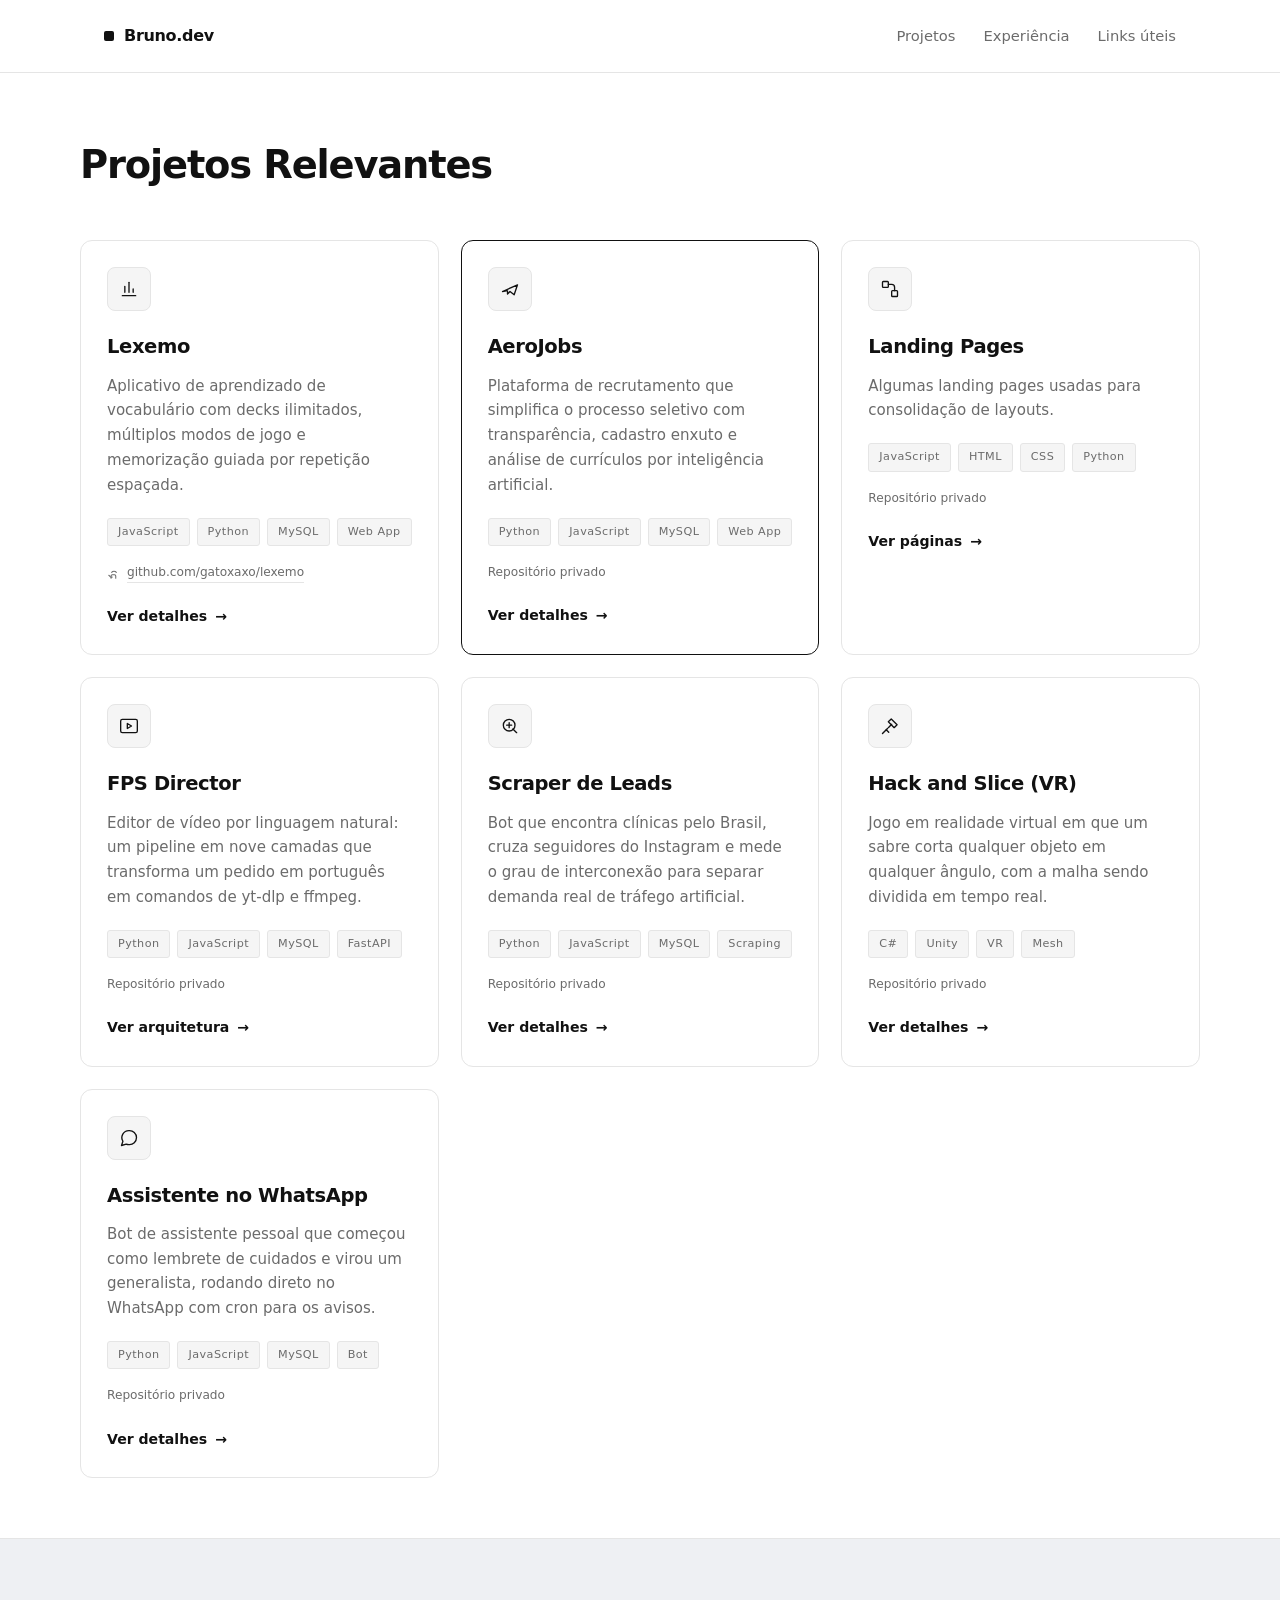
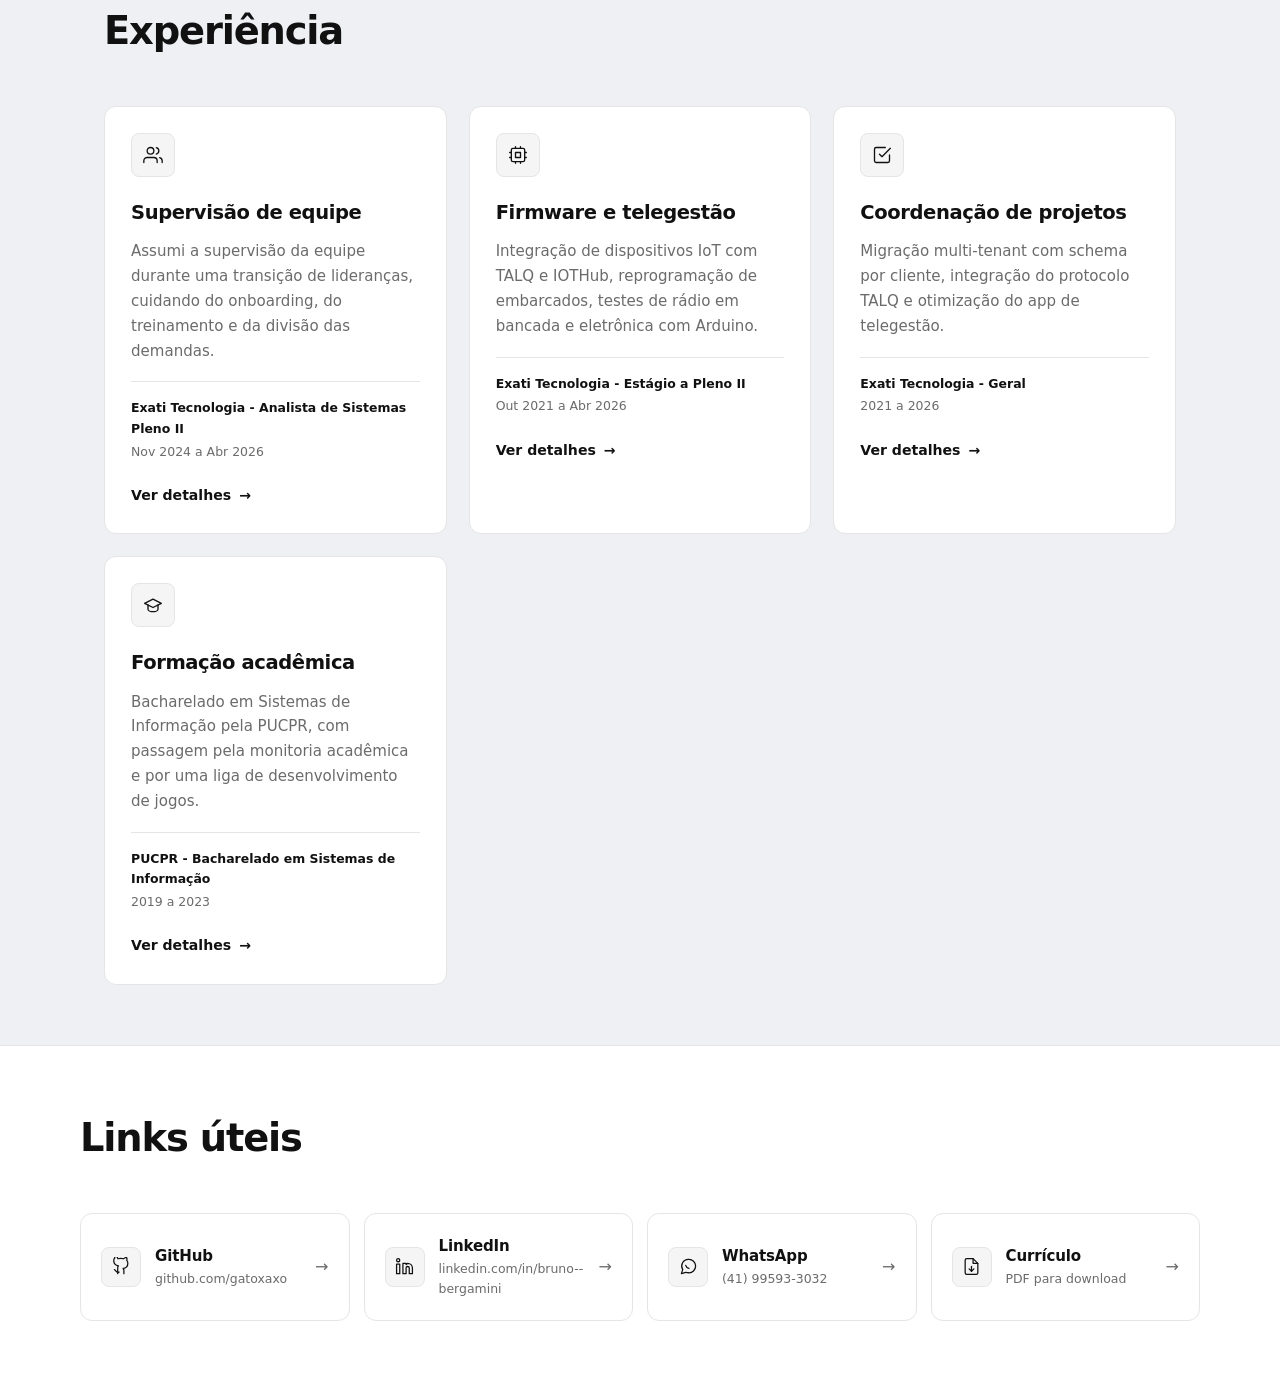
<file: portfolio.html>
<!DOCTYPE html>
<html lang="pt-BR">
<head>
<meta charset="UTF-8" />
<meta name="viewport" content="width=device-width, initial-scale=1.0" />
<link rel="icon" href="favicon.ico" type="image/x-icon" />
<link rel="shortcut icon" href="favicon.ico" type="image/x-icon" />
<title>Portfólio | Bruno</title>
<style>
  :root {
    --bg: #ffffff;
    --bg-alt: #f5f5f5;
    --card: #ffffff;
    --card-border: #e5e5e5;
    --text: #111111;
    --muted: #6b6b6b;
    --accent: #111111;
    --navy: #1e3a8a;
    --navy-soft: #2b4fb8;
    --radius: 12px;
    --max: 1120px;
  }

  /* ---------- Scrollbar ---------- */
  html {
    scrollbar-width: thin;
    scrollbar-color: var(--navy) transparent;
  }

  ::-webkit-scrollbar {
    width: 6px;
    height: 6px;
  }

  ::-webkit-scrollbar-track {
    background: transparent;
  }

  ::-webkit-scrollbar-thumb {
    background: var(--navy);
    border-radius: 999px;
  }

  ::-webkit-scrollbar-thumb:hover {
    background: var(--navy-soft);
  }

  ::-webkit-scrollbar-thumb:active {
    background: var(--navy);
  }

  ::-webkit-scrollbar-corner {
    background: transparent;
  }

  * { box-sizing: border-box; }

  html { scroll-behavior: smooth; }

  body {
    margin: 0;
    font-family: "Inter", "Segoe UI", system-ui, -apple-system, sans-serif;
    background: var(--bg);
    color: var(--text);
    line-height: 1.65;
    -webkit-font-smoothing: antialiased;
    overflow-x: hidden;
  }

  /* ---------- Background glow ---------- */

  .wrap {
    width: 100%;
    max-width: var(--max);
    margin: 0 auto;
    padding: 0 24px;
  }

  /* ---------- Navbar ---------- */
  header.nav {
    position: sticky;
    top: 0;
    z-index: 50;
    background: var(--bg);
    border-bottom: 1px solid var(--card-border);
  }

  .nav-inner {
    display: flex;
    align-items: center;
    justify-content: space-between;
    height: 72px;
  }

  .brand {
    display: inline-flex;
    align-items: center;
    gap: 10px;
    font-weight: 700;
    letter-spacing: -0.02em;
    text-decoration: none;
    color: var(--text);
  }

  .brand .dot {
    width: 10px;
    height: 10px;
    border-radius: 2px;
    background: var(--text);
  }

  .nav-links {
    display: flex;
    gap: 28px;
  }

  .nav-links a {
    color: var(--muted);
    text-decoration: none;
    font-size: 0.92rem;
    font-weight: 500;
    transition: color 0.2s;
  }

  .nav-links a:hover { color: var(--text); }

  /* ---------- Hero ---------- */
  .hero {
    padding: 110px 0 90px;
    text-align: center;
  }

  .badge {
    display: inline-flex;
    align-items: center;
    gap: 8px;
    padding: 6px 14px;
    border-radius: 4px;
    border: 1px solid var(--card-border);
    background: var(--bg-alt);
    color: var(--muted);
    font-size: 0.78rem;
    font-weight: 600;
    letter-spacing: 0.04em;
    text-transform: uppercase;
  }

  .badge .pulse {
    width: 6px;
    height: 6px;
    border-radius: 50%;
    background: var(--text);
  }

  .hero h1 {
    margin: 26px auto 18px;
    max-width: 820px;
    font-size: clamp(2.4rem, 6vw, 4.2rem);
    line-height: 1.08;
    letter-spacing: -0.04em;
    font-weight: 800;
  }

  .hero h1 .grad {
    color: var(--muted);
  }

  .hero p {
    margin: 0 auto;
    max-width: 620px;
    color: var(--muted);
    font-size: 1.05rem;
  }

  .hero-actions {
    margin-top: 38px;
    display: flex;
    gap: 14px;
    justify-content: center;
    flex-wrap: wrap;
  }

  .btn {
    display: inline-flex;
    align-items: center;
    gap: 9px;
    padding: 13px 26px;
    border-radius: 12px;
    font-weight: 600;
    font-size: 0.95rem;
    text-decoration: none;
    transition: transform 0.2s, box-shadow 0.2s, background 0.2s;
  }

  .btn-primary {
    background: var(--text);
    color: #ffffff;
  }

  .btn-primary:hover {
    background: #333333;
  }

  .btn-ghost {
    border: 1px solid var(--text);
    background: transparent;
    color: var(--text);
  }

  .btn-ghost:hover {
    background: var(--bg-alt);
  }

  /* ---------- Section ---------- */
  section.block {
    padding: 60px 0;
  }

  /* Seção de experiência com fundo próprio */
  section.block.tinted {
    background: #eef0f3;
    border-top: 1px solid var(--card-border);
    border-bottom: 1px solid var(--card-border);
  }

  section.block.tinted > .wrap {
    padding-top: 0;
  }

  .section-head {
    display: flex;
    align-items: flex-end;
    justify-content: space-between;
    gap: 20px;
    margin-bottom: 44px;
    flex-wrap: wrap;
  }

  .eyebrow {
    display: block;
    font-size: 0.72rem;
    letter-spacing: 0.18em;
    text-transform: uppercase;
    color: var(--muted);
    font-weight: 600;
    margin-bottom: 12px;
  }

  .section-head h2 {
    margin: 0;
    font-size: clamp(1.7rem, 3.4vw, 2.4rem);
    letter-spacing: -0.03em;
    font-weight: 750;
  }

  .section-head p {
    margin: 8px 0 0;
    color: var(--muted);
    max-width: 520px;
  }

  /* ---------- Cards ---------- */
  .cards {
    display: grid;
    grid-template-columns: repeat(auto-fit, minmax(300px, 1fr));
    gap: 22px;
  }

  .card {
    position: relative;
    display: flex;
    flex-direction: column;
    padding: 26px;
    border-radius: var(--radius);
    border: 1px solid var(--card-border);
    background: var(--card);
    transition: border-color 0.2s ease, transform 0.2s ease;
  }

  /* Cards que abrem um painel */
  .card.is-clickable {
    cursor: pointer;
    text-align: left;
    font: inherit;
    color: inherit;
    width: 100%;
  }

  .card.is-clickable:focus-visible {
    outline: 2px solid var(--text);
    outline-offset: 3px;
  }

  .card.is-active {
    border-color: var(--text);
  }

  .card:hover {
    border-color: var(--text);
    transform: translateY(-3px);
  }

  .card-icon {
    width: 44px;
    height: 44px;
    border-radius: 8px;
    display: grid;
    place-items: center;
    font-size: 1.2rem;
    margin-bottom: 20px;
    background: var(--bg-alt);
    border: 1px solid var(--card-border);
    color: var(--text);
  }

  .card-icon svg {
    width: 20px;
    height: 20px;
  }

  .card h3 {
    margin: 0 0 10px;
    font-size: 1.22rem;
    letter-spacing: -0.02em;
    font-weight: 700;
  }

  .card p {
    margin: 0;
    color: var(--muted);
    font-size: 0.94rem;
  }

  .tags {
    display: flex;
    flex-wrap: wrap;
    gap: 7px;
    margin-top: 20px;
  }

  .tag {
    font-size: 0.7rem;
    font-weight: 500;
    letter-spacing: 0.04em;
    padding: 4px 10px;
    border-radius: 3px;
    background: var(--bg-alt);
    border: 1px solid var(--card-border);
    color: var(--muted);
  }

  .card-link {
    margin-top: 22px;
    display: inline-flex;
    align-items: center;
    gap: 8px;
    color: var(--accent);
    font-weight: 600;
    font-size: 0.88rem;
    text-decoration: none;
    cursor: pointer;
    background: none;
    border: none;
    padding: 0;
    font-family: inherit;
  }

  /* Metadados do projeto dentro do painel */
  .project-meta {
    display: flex;
    align-items: flex-start;
    justify-content: space-between;
    gap: 16px;
    flex-wrap: wrap;
    margin: 0 0 26px;
    padding-bottom: 20px;
    border-bottom: 1px solid var(--card-border);
  }

  .project-meta .tags {
    margin-top: 0;
  }

  .project-meta .repo-link {
    margin-top: 2px;
  }

  /* Nota de repositório no card */
  .repo-link {
    display: inline-flex;
    align-items: center;
    gap: 6px;
    margin-top: 16px;
    font-size: 0.76rem;
    color: var(--muted);
  }

  .repo-link svg {
    width: 14px;
    height: 14px;
    flex: none;
  }

  .repo-link a {
    color: var(--muted);
    text-decoration: none;
    border-bottom: 1px solid var(--card-border);
    transition: color 0.2s, border-color 0.2s;
  }

  .repo-link a:hover {
    color: var(--text);
    border-color: var(--text);
  }

  .card-link .arrow { transition: transform 0.25s; }
  .card-link:hover .arrow { transform: translateX(5px); }

  .card.featured {
    border-color: var(--text);
    background: var(--card);
  }

  .featured-badge {
    position: absolute;
    top: 18px;
    right: 18px;
    font-size: 0.62rem;
    font-weight: 700;
    letter-spacing: 0.08em;
    text-transform: uppercase;
    padding: 4px 9px;
    border-radius: 3px;
    color: #ffffff;
    background: var(--text);
  }

  /* ---------- AeroJobs panel ---------- */
  .aero-panel {
    display: none;
    margin-top: 34px;
    border-radius: var(--radius);
    border: 1px solid var(--card-border);
    background: var(--card);
    overflow: hidden;
  }

  .aero-panel.open { display: block; }

  .aero-head {
    position: relative;
    padding: 40px 40px 34px;
    border-bottom: 1px solid var(--card-border);
  }

  .aero-head-top {
    display: flex;
    align-items: center;
    gap: 16px;
    flex-wrap: wrap;
  }

  .aero-logo {
    width: 48px;
    height: 48px;
    border-radius: 8px;
    display: grid;
    place-items: center;
    background: var(--bg-alt);
    border: 1px solid var(--card-border);
    color: var(--text);
  }

  .aero-logo svg {
    width: 24px;
    height: 24px;
  }

  .aero-head h2 {
    margin: 0;
    font-size: clamp(1.5rem, 3vw, 2rem);
    letter-spacing: -0.03em;
  }

  .aero-head .sub {
    margin: 4px 0 0;
    color: var(--muted);
    font-weight: 500;
    font-size: 0.9rem;
  }

  .aero-close {
    position: absolute;
    top: 20px;
    right: 20px;
    width: 34px;
    height: 34px;
    border-radius: 6px;
    border: 1px solid var(--card-border);
    background: var(--card);
    color: var(--text);
    font-size: 1rem;
    cursor: pointer;
    display: grid;
    place-items: center;
    transition: background 0.2s;
  }

  .aero-close:hover {
    background: var(--bg-alt);
  }

  .aero-intro { margin: 26px 0 0; }

  .aero-intro + .aero-intro { margin-top: 14px; }

  /* Documento do projeto (fluxo vertical) */
  .aero-doc {
    padding: 34px 40px 44px;
    max-width: 880px;
    margin: 0 auto;
  }

  .aero-doc p {
    margin: 0 0 18px;
    color: #333333;
    font-size: 1rem;
  }

  .aero-doc h3 {
    margin: 40px 0 12px;
    font-size: 1.08rem;
    font-weight: 700;
    letter-spacing: -0.01em;
    padding-top: 26px;
    border-top: 1px solid var(--card-border);
  }

  .aero-doc h3:first-of-type { margin-top: 30px; }

  /* Certificado (PDF) */
  .cert-card {
    margin: 22px 0 0;
    border: 1px solid var(--card-border);
    border-radius: 10px;
    background: var(--bg-alt);
    overflow: hidden;
  }

  .cert-head {
    display: flex;
    align-items: center;
    justify-content: space-between;
    gap: 14px;
    flex-wrap: wrap;
    padding: 14px 16px;
    border-bottom: 1px solid var(--card-border);
  }

  .cert-info {
    display: flex;
    align-items: center;
    gap: 12px;
  }

  .cert-info svg {
    width: 22px;
    height: 22px;
    flex: none;
    color: var(--text);
  }

  .cert-info strong {
    display: block;
    font-size: 0.9rem;
    font-weight: 600;
  }

  .cert-info span {
    display: block;
    font-size: 0.76rem;
    color: var(--muted);
  }

  .cert-actions {
    display: flex;
    align-items: center;
    gap: 8px;
    flex-wrap: wrap;
  }

  .cert-btn {
    display: inline-flex;
    align-items: center;
    gap: 7px;
    padding: 8px 14px;
    border-radius: 7px;
    font-size: 0.8rem;
    font-weight: 600;
    text-decoration: none;
    border: 1px solid var(--text);
    color: var(--text);
    background: transparent;
    transition: background 0.2s, color 0.2s;
  }

  .cert-btn:hover { background: var(--bg-alt); }

  .cert-btn.solid {
    background: var(--text);
    color: #ffffff;
  }

  .cert-btn.solid:hover { background: #333333; }

  .cert-frame {
    display: block;
    width: 100%;
    height: 420px;
    border: 0;
    background: #ffffff;
  }

  .cert-preview {
    display: block;
    background: #ffffff;
  }

  .cert-preview img {
    display: block;
    width: 100%;
    height: auto;
  }

  .cert-preview:hover img { opacity: 0.92; }

  .figure {
    margin: 26px 0 30px;
  }

  .figure-frame {
    position: relative;
    display: flex;
    justify-content: center;
    align-items: center;
    border-radius: 8px;
    border: 1px solid var(--card-border);
    background: var(--bg-alt);
    overflow: hidden;
  }

  .figure-frame img {
    max-width: 100%;
    width: auto;
    height: auto;
    object-fit: contain;
    display: block;
    visibility: hidden;
  }

  .figure-frame.has-img img { visibility: visible; }

  .figure-frame.has-img .figure-ph,
  .figure-frame.no-img img { display: none; }

  .figure-ph {
    display: flex;
    flex-direction: column;
    align-items: center;
    gap: 8px;
    color: var(--muted);
    font-size: 0.78rem;
    text-align: center;
    padding: 16px;
  }

  .figure-ph svg { width: 26px; height: 26px; }

  .figure-ph code {
    font-family: ui-monospace, SFMono-Regular, Menlo, monospace;
    font-size: 0.74rem;
    color: var(--text);
    background: #ffffff;
    border: 1px solid var(--card-border);
    border-radius: 4px;
    padding: 3px 8px;
  }

  .figure figcaption {
    margin-top: 10px;
    font-size: 0.78rem;
    color: var(--muted);
  }

  /* ---------- Landing Pages panel ---------- */
  .lp-panel {
    display: none;
    margin-top: 34px;
    border-radius: var(--radius);
    border: 1px solid var(--card-border);
    background: var(--card);
    overflow: hidden;
  }

  .lp-panel.open { display: block; }

  .lp-head {
    position: relative;
    padding: 32px 40px;
    border-bottom: 1px solid var(--card-border);
  }

  .lp-head h2 {
    margin: 0;
    font-size: clamp(1.4rem, 2.8vw, 1.8rem);
    letter-spacing: -0.03em;
  }

  .lp-head p {
    margin: 6px 0 0;
    color: var(--muted);
    font-size: 0.92rem;
  }

  .lp-list {
    display: flex;
    flex-direction: column;
    gap: 44px;
    padding: 40px;
  }

  .lp-item {
    display: block;
    text-decoration: none;
    color: inherit;
  }

  .lp-bar {
    display: flex;
    align-items: center;
    justify-content: space-between;
    gap: 16px;
    flex-wrap: wrap;
    margin-bottom: 14px;
  }

  .lp-name {
    display: flex;
    align-items: baseline;
    gap: 10px;
    flex-wrap: wrap;
  }

  .lp-name strong {
    font-size: 1.02rem;
    letter-spacing: -0.01em;
    font-weight: 700;
  }

  .lp-name span {
    font-size: 0.8rem;
    color: var(--muted);
  }

  .lp-open {
    display: inline-flex;
    align-items: center;
    gap: 7px;
    font-size: 0.82rem;
    font-weight: 600;
    color: var(--text);
    border-bottom: 1px solid transparent;
    transition: border-color 0.2s;
  }

  .lp-item:hover .lp-open { border-color: var(--text); }

  .lp-shot {
    border-radius: 8px;
    border: 1px solid var(--card-border);
    background: var(--bg-alt);
    overflow: hidden;
    transition: border-color 0.25s, transform 0.25s;
  }

  .lp-shot img {
    display: block;
    width: 100%;
    height: auto;
  }

  .lp-item:hover .lp-shot {
    border-color: var(--text);
    transform: translateY(-2px);
  }

  .lp-url {
    margin-top: 10px;
    font-family: ui-monospace, SFMono-Regular, Menlo, monospace;
    font-size: 0.74rem;
    color: var(--muted);
  }

  /* ---------- Experiência ---------- */
  .exp-meta {
    display: flex;
    flex-direction: column;
    align-items: flex-start;
    gap: 2px;
    margin-top: 18px;
    padding-top: 16px;
    border-top: 1px solid var(--card-border);
    font-size: 0.78rem;
    color: var(--muted);
  }

  .exp-meta strong {
    color: var(--text);
    font-weight: 600;
  }

  .exp-list {
    margin: 18px 0 0;
    padding: 0;
    list-style: none;
    display: grid;
    gap: 12px;
  }  .exp-list li {
    position: relative;
    padding-left: 20px;
    font-size: 0.95rem;
    color: #333333;
  }

  .exp-list li::before {
    content: "";
    position: absolute;
    left: 0;
    top: 0.62em;
    width: 6px;
    height: 6px;
    border-radius: 50%;
    background: var(--text);
  }

  .exp-summary {
    margin: 0 0 22px;
    padding: 18px 20px;
    border-left: 2px solid var(--text);
    background: var(--bg-alt);
    border-radius: 0 6px 6px 0;
    font-size: 0.95rem;
    color: #333333;
  }

  .exp-company {
    display: flex;
    align-items: baseline;
    flex-wrap: wrap;
    gap: 10px;
    margin-bottom: 6px;
  }

  .exp-company strong {
    font-size: 0.98rem;
  }

  .exp-company span {
    font-size: 0.8rem;
    color: var(--muted);
  }

  /* ---------- Stepper vertical (arquitetura) ---------- */
  .steps {
    margin: 8px 0 0;
    padding: 0;
    list-style: none;
    position: relative;
  }

  .steps::before {
    content: "";
    position: absolute;
    left: 15px;
    top: 12px;
    bottom: 12px;
    width: 1px;
    background: var(--card-border);
  }

  .step {
    position: relative;
    padding: 0 0 26px 48px;
  }

  .step:last-child { padding-bottom: 0; }

  .step-dot {
    position: absolute;
    left: 0;
    top: 0;
    width: 31px;
    height: 31px;
    border-radius: 50%;
    display: grid;
    place-items: center;
    font-size: 0.72rem;
    font-weight: 700;
    background: var(--bg);
    border: 1px solid var(--card-border);
    color: var(--text);
    z-index: 1;
  }

  .step.det .step-dot {
    background: var(--text);
    border-color: var(--text);
    color: #ffffff;
  }

  .step.llm .step-dot {
    background: var(--bg-alt);
    border-color: var(--text);
    border-width: 2px;
  }

  .step-head {
    display: flex;
    align-items: baseline;
    flex-wrap: wrap;
    gap: 8px;
    margin-bottom: 4px;
  }

  .step-head h4 {
    margin: 0;
    font-size: 0.97rem;
    font-weight: 700;
    letter-spacing: -0.01em;
  }

  .badge-tag {
    font-size: 0.62rem;
    font-weight: 700;
    letter-spacing: 0.08em;
    text-transform: uppercase;
    padding: 2px 7px;
    border-radius: 3px;
    border: 1px solid var(--card-border);
    color: var(--muted);
  }

  .badge-tag.llm {
    background: var(--bg-alt);
    border-color: var(--text);
    color: var(--text);
  }

  .step p {
    margin: 0;
    font-size: 0.9rem;
    color: #444444;
  }

  .steps-legend {
    display: flex;
    gap: 18px;
    flex-wrap: wrap;
    margin: 0 0 22px;
    font-size: 0.75rem;
    color: var(--muted);
  }

  .steps-legend span {
    display: inline-flex;
    align-items: center;
    gap: 7px;
  }

  .steps-legend i {
    width: 11px;
    height: 11px;
    border-radius: 50%;
    display: inline-block;
    border: 1px solid var(--card-border);
    background: var(--bg);
  }

  .steps-legend i.solid {
    background: var(--text);
    border-color: var(--text);
  }

  .steps-legend i.outline {
    border: 2px solid var(--text);
  }

  /* Exemplo de prompt */
  .prompt-box {
    margin: 22px 0 28px;
    border: 1px solid var(--card-border);
    border-radius: 10px;
    background: var(--bg-alt);
    overflow: hidden;
  }

  .prompt-box header {
    padding: 10px 16px;
    border-bottom: 1px solid var(--card-border);
    font-size: 0.72rem;
    font-weight: 700;
    letter-spacing: 0.08em;
    text-transform: uppercase;
    color: var(--muted);
  }

  .prompt-box pre {
    margin: 0;
    padding: 16px;
    font-family: ui-monospace, SFMono-Regular, Menlo, monospace;
    font-size: 0.8rem;
    line-height: 1.7;
    color: #222222;
    white-space: pre-wrap;
    word-break: break-word;
  }

  /* Player de vídeo */
  .video-card {
    margin: 22px 0 0;
    border: 1px solid var(--card-border);
    border-radius: 10px;
    background: var(--bg-alt);
    overflow: hidden;
  }

  .video-card video {
    display: block;
    width: 100%;
    height: auto;
    background: #000000;
  }

  .video-meta {
    display: flex;
    justify-content: space-between;
    align-items: center;
    gap: 12px;
    flex-wrap: wrap;
    padding: 12px 16px;
    border-top: 1px solid var(--card-border);
    font-size: 0.78rem;
    color: var(--muted);
  }

  .video-meta strong {
    color: var(--text);
    font-weight: 600;
  }

  /* ---------- Gráficos (scraper) ---------- */
  .chart {
    margin: 20px 0 28px;
    padding: 20px;
    border: 1px solid var(--card-border);
    border-radius: 10px;
    background: var(--bg-alt);
  }

  .chart-title {
    display: block;
    font-size: 0.78rem;
    font-weight: 700;
    letter-spacing: 0.04em;
    text-transform: uppercase;
    color: var(--muted);
    margin-bottom: 16px;
  }

  .bar-row {
    display: grid;
    grid-template-columns: 170px 1fr 44px;
    align-items: center;
    gap: 12px;
    margin-bottom: 12px;
    font-size: 0.8rem;
  }

  .bar-row:last-child { margin-bottom: 0; }

  .bar-label { color: #444444; }

  .bar-track {
    height: 10px;
    border-radius: 999px;
    background: #e2e2e2;
    overflow: hidden;
  }

  .bar-fill {
    height: 100%;
    border-radius: 999px;
    background: var(--text);
    width: 0;
    transition: width 0.9s ease;
  }

  .bar-value {
    text-align: right;
    font-variant-numeric: tabular-nums;
    font-weight: 600;
    color: var(--text);
  }

  .chart figcaption {
    margin-top: 14px;
    font-size: 0.76rem;
    color: var(--muted);
  }

  /* Matriz de decisão */
  .matrix {
    display: grid;
    grid-template-columns: 1fr 1fr;
    gap: 12px;
    margin: 20px 0 28px;
  }

  .matrix-cell {
    padding: 16px;
    border-radius: 10px;
    border: 1px solid var(--card-border);
    background: var(--bg-alt);
  }

  .matrix-cell strong {
    display: block;
    font-size: 0.86rem;
    margin-bottom: 6px;
  }

  .matrix-cell span {
    font-size: 0.8rem;
    color: var(--muted);
  }

  .matrix-cell.good {
    background: var(--text);
    border-color: var(--text);
    color: #ffffff;
  }

  .matrix-cell.good strong { color: #ffffff; }
  .matrix-cell.good span { color: #d4d4d4; }

  /* KPIs */
  .kpis {
    display: grid;
    grid-template-columns: repeat(auto-fit, minmax(140px, 1fr));
    gap: 12px;
    margin: 22px 0 28px;
  }

  .kpi {
    padding: 18px;
    border: 1px solid var(--card-border);
    border-radius: 10px;
    background: var(--bg-alt);
  }

  .kpi strong {
    display: block;
    font-size: 1.5rem;
    letter-spacing: -0.03em;
    line-height: 1.1;
  }

  .kpi span {
    display: block;
    margin-top: 4px;
    font-size: 0.76rem;
    color: var(--muted);
  }

  /* ---------- Links úteis ---------- */
  .links-grid {
    display: grid;
    grid-template-columns: repeat(auto-fit, minmax(240px, 1fr));
    gap: 14px;
  }

  .link-item {
    display: flex;
    align-items: center;
    gap: 14px;
    padding: 20px;
    border: 1px solid var(--card-border);
    border-radius: var(--radius);
    background: var(--card);
    text-decoration: none;
    color: inherit;
    transition: border-color 0.2s, transform 0.2s;
  }

  .link-item:hover {
    border-color: var(--text);
    transform: translateY(-3px);
  }

  .link-icon {
    width: 40px;
    height: 40px;
    flex: none;
    border-radius: 8px;
    display: grid;
    place-items: center;
    background: var(--bg-alt);
    border: 1px solid var(--card-border);
    color: var(--text);
  }

  .link-icon svg { width: 19px; height: 19px; }

  .link-text strong {
    display: block;
    font-size: 0.94rem;
    font-weight: 600;
    letter-spacing: -0.01em;
  }

  .link-text span {
    display: block;
    font-size: 0.78rem;
    color: var(--muted);
    word-break: break-word;
  }

  .link-item .arrow {
    margin-left: auto;
    color: var(--muted);
    transition: transform 0.25s, color 0.2s;
  }

  .link-item:hover .arrow {
    transform: translateX(4px);
    color: var(--text);
  }

  /* ---------- Footer ---------- */
  footer {
    margin-top: 70px;
    padding: 34px 0;
    border-top: 1px solid var(--card-border);
    color: var(--muted);
    font-size: 0.82rem;
  }

  .footer-inner {
    display: flex;
    justify-content: space-between;
    gap: 16px;
    flex-wrap: wrap;
  }

  /* ---------- Reveal animation ---------- */
  .reveal {
    opacity: 0;
    transform: translateY(16px);
    transition: opacity 0.5s ease, transform 0.5s ease;
  }

  .reveal.visible {
    opacity: 1;
    transform: none;
  }

  @media (max-width: 640px) {
    .nav-links { display: none; }
    .hero { padding: 70px 0 60px; }
    .aero-head { padding: 30px 22px 26px; }
    .aero-steps { padding: 22px; grid-template-columns: 1fr; }
    .aero-doc { padding: 24px 22px 32px; }
    .lp-head { padding: 24px 22px; }
    .lp-list { padding: 24px 22px; gap: 34px; }
    .section-head { margin-bottom: 30px; }
  }
</style>
</head>
<body>

<header class="nav">
  <div class="wrap nav-inner">
    <a class="brand" href="#top"><span class="dot"></span>Bruno.dev</a>
    <nav class="nav-links">
      <a href="#projetos">Projetos</a>
      <a href="#experiencia">Experiência</a>
      <a href="#links">Links úteis</a>
    </nav>
  </div>
</header>

<main id="top">


  <!-- PROJETOS -->
  <section class="block wrap" id="projetos">
    <div class="section-head reveal">
      <div>
        <h2>Projetos Relevantes</h2>
      </div>
    </div>

    <div class="cards">
      <article class="card reveal" id="lexemo-card" role="button" tabindex="0" aria-expanded="false" aria-controls="lexemo">
        <div class="card-icon">
          <svg viewBox="0 0 24 24" fill="none" stroke="currentColor" stroke-width="1.6" stroke-linecap="round" stroke-linejoin="round"><path d="M4 20h16"/><path d="M7 16V9"/><path d="M12 16V4"/><path d="M17 16v-4"/></svg>
        </div>
        <h3>Lexemo</h3>
        <p>Aplicativo de aprendizado de vocabulário com decks ilimitados, múltiplos modos de jogo e memorização guiada por repetição espaçada.</p>
        <div class="tags">
          <span class="tag">JavaScript</span>
          <span class="tag">Python</span>
          <span class="tag">MySQL</span>
          <span class="tag">Web App</span>
        </div>
        <span class="repo-link" data-repo>
          <svg viewBox="0 0 24 24" fill="none" stroke="currentColor" stroke-width="1.8" stroke-linecap="round" stroke-linejoin="round"><path d="M9 19c-4 1.5-4-2.5-6-3"/><path d="M15 21v-4a2 2 0 0 0-2-2H9a2 2 0 0 0-2 2v4"/><path d="M8 11a5 5 0 0 1 8 0"/></svg>
          <a href="https://github.com/gatoxaxo/lexemo" target="_blank" rel="noopener">github.com/gatoxaxo/lexemo</a>
        </span>
        <span class="card-link" data-toggle="lexemo">
          Ver detalhes <span class="arrow">→</span>
        </span>
      </article>

      <article class="card featured reveal" id="aerojobs-card" role="button" tabindex="0" aria-expanded="false" aria-controls="aerojobs">
        <div class="card-icon">
          <svg viewBox="0 0 24 24" fill="none" stroke="currentColor" stroke-width="1.6" stroke-linecap="round" stroke-linejoin="round"><path d="M3 15l18-8-4 12-5-4-3 3v-4z"/></svg>
        </div>
        <h3>AeroJobs</h3>
        <p>Plataforma de recrutamento que simplifica o processo seletivo com transparência, cadastro enxuto e análise de currículos por inteligência artificial.</p>
        <div class="tags">
          <span class="tag">Python</span>
          <span class="tag">JavaScript</span>
          <span class="tag">MySQL</span>
          <span class="tag">Web App</span>
        </div>
        <span class="repo-link" data-repo>Repositório privado</span>
        <span class="card-link" data-toggle="aerojobs">
          Ver detalhes <span class="arrow">→</span>
        </span>
      </article>

      <article class="card reveal" id="landing-card" role="button" tabindex="0" aria-expanded="false" aria-controls="landing">
        <div class="card-icon">
          <svg viewBox="0 0 24 24" fill="none" stroke="currentColor" stroke-width="1.6" stroke-linecap="round" stroke-linejoin="round"><rect x="3" y="3" width="7" height="7" rx="1"/><rect x="14" y="14" width="7" height="7" rx="1"/><path d="M10 6.5h4a3.5 3.5 0 0 1 3.5 3.5v4"/></svg>
        </div>
        <h3>Landing Pages</h3>
        <p>Algumas landing pages usadas para consolidação de layouts.</p>
        <div class="tags">
          <span class="tag">JavaScript</span>
          <span class="tag">HTML</span>
          <span class="tag">CSS</span>
          <span class="tag">Python</span>
        </div>
        <span class="repo-link" data-repo>Repositório privado</span>
        <span class="card-link" data-toggle="landing">
          Ver páginas <span class="arrow">→</span>
        </span>
      </article>

      <article class="card reveal" id="fps-card" role="button" tabindex="0" aria-expanded="false" aria-controls="fps">
        <div class="card-icon">
          <svg viewBox="0 0 24 24" fill="none" stroke="currentColor" stroke-width="1.6" stroke-linecap="round" stroke-linejoin="round"><rect x="2" y="4" width="20" height="16" rx="2"/><path d="M10 9l5 3-5 3V9z"/></svg>
        </div>
        <h3>FPS Director</h3>
        <p>Editor de vídeo por linguagem natural: um pipeline em nove camadas que transforma um pedido em português em comandos de yt-dlp e ffmpeg.</p>
        <div class="tags">
          <span class="tag">Python</span>
          <span class="tag">JavaScript</span>
          <span class="tag">MySQL</span>
          <span class="tag">FastAPI</span>
        </div>
        <span class="repo-link" data-repo>Repositório privado</span>
        <span class="card-link" data-toggle="fps">
          Ver arquitetura <span class="arrow">→</span>
        </span>
      </article>

      <article class="card reveal" id="scraper-card" role="button" tabindex="0" aria-expanded="false" aria-controls="scraper">
        <div class="card-icon">
          <svg viewBox="0 0 24 24" fill="none" stroke="currentColor" stroke-width="1.6" stroke-linecap="round" stroke-linejoin="round"><circle cx="11" cy="11" r="7"/><path d="M20 20l-4.5-4.5"/><path d="M8 11h6"/><path d="M11 8v6"/></svg>
        </div>
        <h3>Scraper de Leads</h3>
        <p>Bot que encontra clínicas pelo Brasil, cruza seguidores do Instagram e mede o grau de interconexão para separar demanda real de tráfego artificial.</p>
        <div class="tags">
          <span class="tag">Python</span>
          <span class="tag">JavaScript</span>
          <span class="tag">MySQL</span>
          <span class="tag">Scraping</span>
        </div>
        <span class="repo-link" data-repo>Repositório privado</span>
        <span class="card-link" data-toggle="scraper">
          Ver detalhes <span class="arrow">→</span>
        </span>
      </article>

      <article class="card reveal" id="hack-card" role="button" tabindex="0" aria-expanded="false" aria-controls="hack">
        <div class="card-icon">
          <svg viewBox="0 0 24 24" fill="none" stroke="currentColor" stroke-width="1.6" stroke-linecap="round" stroke-linejoin="round"><path d="M3 21l6-6"/><path d="M7.5 16.5l3 3"/><path d="M14 10l-4 4"/><path d="M13.5 3.5L20.5 10.5 17 14l-7-7z"/></svg>
        </div>
        <h3>Hack and Slice (VR)</h3>
        <p>Jogo em realidade virtual em que um sabre corta qualquer objeto em qualquer ângulo, com a malha sendo dividida em tempo real.</p>
        <div class="tags">
          <span class="tag">C#</span>
          <span class="tag">Unity</span>
          <span class="tag">VR</span>
          <span class="tag">Mesh</span>
        </div>
        <span class="repo-link" data-repo>Repositório privado</span>
        <span class="card-link" data-toggle="hack">
          Ver detalhes <span class="arrow">→</span>
        </span>
      </article>

      <article class="card reveal" id="assistente-card" role="button" tabindex="0" aria-expanded="false" aria-controls="assistente">
        <div class="card-icon">
          <svg viewBox="0 0 24 24" fill="none" stroke="currentColor" stroke-width="1.6" stroke-linecap="round" stroke-linejoin="round"><path d="M21 11.5a8.4 8.4 0 0 1-9 8.4 9 9 0 0 1-3.4-.6L3 21l1.7-5.1A8.4 8.4 0 0 1 12 3.1a8.4 8.4 0 0 1 9 8.4z"/></svg>
        </div>
        <h3>Assistente no WhatsApp</h3>
        <p>Bot de assistente pessoal que começou como lembrete de cuidados e virou um generalista, rodando direto no WhatsApp com cron para os avisos.</p>
        <div class="tags">
          <span class="tag">Python</span>
          <span class="tag">JavaScript</span>
          <span class="tag">MySQL</span>
          <span class="tag">Bot</span>
        </div>
        <span class="repo-link" data-repo>Repositório privado</span>
        <span class="card-link" data-toggle="assistente">
          Ver detalhes <span class="arrow">→</span>
        </span>
      </article>
    </div>

    <!-- Lexemo detalhes -->
    <div class="aero-panel" id="lexemo">
      <div class="aero-head">
        <button class="aero-close" data-close aria-label="Fechar detalhes">✕</button>
        <div class="aero-head-top">
          <div class="aero-logo">
            <svg viewBox="0 0 24 24" fill="none" stroke="currentColor" stroke-width="1.6" stroke-linecap="round" stroke-linejoin="round"><path d="M4 20h16"/><path d="M7 16V9"/><path d="M12 16V4"/><path d="M17 16v-4"/></svg>
          </div>
          <div>
            <h2>Lexemo</h2>
            <p class="sub">Aprender vocabulário, palavra por palavra</p>
          </div>
        </div>
      </div>

      <div class="aero-doc">
        <div class="project-meta">
          <div class="tags">
            <span class="tag">JavaScript</span>
            <span class="tag">Python</span>
            <span class="tag">MySQL</span>
            <span class="tag">Web App</span>
          </div>
          <span class="repo-link">
            <svg viewBox="0 0 24 24" fill="none" stroke="currentColor" stroke-width="1.8" stroke-linecap="round" stroke-linejoin="round"><path d="M9 19c-4 1.5-4-2.5-6-3"/><path d="M15 21v-4a2 2 0 0 0-2-2H9a2 2 0 0 0-2 2v4"/><path d="M8 11a5 5 0 0 1 8 0"/></svg>
            <a href="https://github.com/gatoxaxo/lexemo" target="_blank" rel="noopener">github.com/gatoxaxo/lexemo</a>
          </span>
        </div>
        <p>O Lexemo é um aplicativo de aprendizado de vocabulário construído em torno de decks de cartões. Em vez de listas fixas, cada deck pode crescer indefinidamente e ser jogado de várias maneiras, do reconhecimento rápido à pronúncia e à romanização de alfabetos não latinos.</p>

        <p>O objetivo é tirar o atrito da memorização: criar cards deixou de ser um trabalho manual, as dicas são removidas aos poucos até você depender só da memória, e tudo pode ser ajustado durante o jogo, sem sair da tela.</p>

        <h3>1. Lista de decks</h3>
        <p>Cada deck é um conjunto próprio de cards, com quantidade ilimitada de entradas. Os decks ficam organizados em uma lista selecionável, e a partir de qualquer um deles você escolhe o modo de jogo e começa a sessão.</p>

        <figure class="figure">
          <div class="figure-frame">
            <img src="assets/img/lexemo-decks.png" alt="Modal de seleção de decks do Lexemo" loading="lazy" />
          </div>
          <figcaption>Seleção de decks, cada um com seu próprio conjunto de cards.</figcaption>
        </figure>

        <h3>2. Cards por JSON</h3>
        <p>Em vez de cadastrar card por card, a lista inteira pode ser editada como um documento JSON com os campos <em>question</em>, <em>answer</em> e <em>hint</em>. Isso permite gerar decks grandes de uma só vez com a ajuda de chatbots, importar arquivos prontos e exportar o conteúdo para backup ou compartilhamento.</p>

        <figure class="figure">
          <div class="figure-frame">
            <img src="assets/img/lexemo-json.png" alt="Editor de conteúdo JSON dos cards" loading="lazy" />
          </div>
          <figcaption>Editor JSON com importação e exportação de arquivos.</figcaption>
        </figure>

        <h3>3. Jogo do avião</h3>
        <p>Para treinar a velocidade de reconhecimento dos lexemas, um avião cruza a tela atirando letras e palavras conforme a tradução correspondente aparece. O exercício troca a leitura calma por reflexo: identificar a palavra certa sob pressão e no menor tempo possível.</p>

        <figure class="figure">
          <div class="figure-frame">
            <img src="assets/img/lexemo-jogo-aviao.png" alt="Jogo do avião com palavras espalhadas na tela" loading="lazy" />
          </div>
          <figcaption>Jogo do avião: reconhecimento rápido sob pressão de tempo.</figcaption>
        </figure>

        <h3>4. Modo livre</h3>
        <p>No modo livre as dicas são opcionais e configuráveis: letras reveladas, cor fixa derivada do hash da palavra e posição previsível na tela. São apoio cognitivo no começo, mas o ponto principal é poder desligá-las gradualmente. A cada nível, menos pistas, até a palavra ser lembrada pelo que é, e não pela cor ou pelo lugar onde estava.</p>

        <figure class="figure">
          <div class="figure-frame">
            <img src="assets/img/lexemo-modo-livre.png" alt="Modo livre com dica de cor e posição" loading="lazy" />
          </div>
          <figcaption>Modo livre com dicas de cor e posição ativas.</figcaption>
        </figure>

        <figure class="figure">
          <div class="figure-frame">
            <img src="assets/img/lexemo-modo-livre-2.png" alt="Modo livre com dicas reduzidas" loading="lazy" />
          </div>
          <figcaption>Modo livre com as dicas já reduzidas.</figcaption>
        </figure>

        <h3>5. Modo transcrição</h3>
        <p>Para idiomas que usam alfabetos não romanos, o treino pode ser feito pela romanização: o aplicativo mostra o texto original e você digita a leitura correspondente. É o passo intermediário entre decorar símbolos e conseguir ler palavras inteiras com fluidez.</p>

        <figure class="figure">
          <div class="figure-frame">
            <img src="assets/img/lexemo-transcricao.png" alt="Modo transcrição com texto em russo e romanização" loading="lazy" />
          </div>
          <figcaption>Modo transcrição: do alfabeto original à romanização.</figcaption>
        </figure>

        <h3>6. Editar card no jogo</h3>
        <p>Qualquer card pode ser corrigido durante a sessão, em um formulário com pergunta, resposta e uma dica de contexto opcional. Ajustes de manutenção deixam de exigir abrir a lista inteira e procurar a entrada certa no meio de centenas de itens.</p>

        <figure class="figure">
          <div class="figure-frame">
            <img src="assets/img/lexemo-editar-card.png" alt="Formulário de edição de card" loading="lazy" />
          </div>
          <figcaption>Edição individual do card sem sair do jogo.</figcaption>
        </figure>

        <h3>7. Opções de jogo</h3>
        <p>Cada deck tem seus próprios ajustes: modo de jogo (livre, velocidade, SRS, pronúncia ou transcrição), voz da leitura, quantidade de letras reveladas, dicas de cor e posição, ordem aleatória, reinício ao errar e modos reverso, de audição e por sílabas. São as variáveis que definem se a sessão treina listening, speaking, reconhecimento ou reflexo.</p>

        <figure class="figure">
          <div class="figure-frame">
            <img src="assets/img/lexemo-opcoes-jogo.png" alt="Painel de opções de jogo do Lexemo" loading="lazy" />
          </div>
          <figcaption>Opções de jogo: modos e variáveis de cada sessão.</figcaption>
        </figure>

        <h3>8. Configurações gerais</h3>
        <p>Fora da sessão, as preferências cuidam do ambiente: sons de acerto e erro, autoplay de áudio, tema escuro e idioma da interface. Assim o app fala a língua de quem usa, independentemente do idioma que está sendo estudado.</p>

        <figure class="figure">
          <div class="figure-frame">
            <img src="assets/img/lexemo-configuracoes.png" alt="Modal de opções gerais do Lexemo" loading="lazy" />
          </div>
          <figcaption>Opções gerais: som, tema e idioma da interface.</figcaption>
        </figure>
      </div>
    </div>

    <!-- Scraper de Leads detalhes -->
    <div class="aero-panel" id="scraper">
      <div class="aero-head">
        <button class="aero-close" data-close aria-label="Fechar detalhes">✕</button>
        <div class="aero-head-top">
          <div class="aero-logo">
            <svg viewBox="0 0 24 24" fill="none" stroke="currentColor" stroke-width="1.6" stroke-linecap="round" stroke-linejoin="round"><circle cx="11" cy="11" r="7"/><path d="M20 20l-4.5-4.5"/><path d="M8 11h6"/><path d="M11 8v6"/></svg>
          </div>
          <div>
            <h2>Scraper de Leads</h2>
            <p class="sub">Prospecção por análise de rede no Instagram</p>
          </div>
        </div>
      </div>

      <div class="aero-doc">
        <div class="project-meta">
          <div class="tags">
            <span class="tag">Python</span>
            <span class="tag">JavaScript</span>
            <span class="tag">MySQL</span>
            <span class="tag">Scraping</span>
          </div>
          <span class="repo-link">Repositório privado</span>
        </div>
        <p>O objetivo era montar uma lista de leads realmente qualificados para oferecer tráfego pago e landing page, em vez de sair disparando mensagem para perfis aleatórios. A ideia foi buscar clínicas pelo Brasil, olhar o Instagram de cada uma e usar o comportamento da rede de seguidores como sinal de demanda.</p>
        <p>O ponto central é a interconexão. Contra o senso comum, o número de seguidores diz pouco. O que diz muito é quantas conexões se repetem entre a conta analisada e os seguidores dela.</p>

        <h3>Como o bot funciona</h3>
        <ol class="steps">
          <li class="step det">
            <span class="step-dot">1</span>
            <div class="step-head"><h4>Busca por segmento</h4><span class="badge-tag">Scraping</span></div>
            <p>Queries rodadas via DuckDuckGo ou raspagem do Google, procurando clínicas de spa, depilação e consultórios em geral pelo país inteiro.</p>
          </li>
          <li class="step det">
            <span class="step-dot">2</span>
            <div class="step-head"><h4>Abertura do perfil</h4><span class="badge-tag">Instagram</span></div>
            <p>Para cada resultado, o bot abre a página no Instagram e coleta os dados básicos do perfil.</p>
          </li>
          <li class="step det">
            <span class="step-dot">3</span>
            <div class="step-head"><h4>Checagem de Meta Ads</h4><span class="badge-tag">Meta Ads</span></div>
            <p>Consulta a Meta Ads Library para verificar se aquele negócio já anuncia. Isso indica que existe verba circulando e alguém cuidando de aquisição.</p>
          </li>
          <li class="step det">
            <span class="step-dot">4</span>
            <div class="step-head"><h4>Busca por site próprio</h4><span class="badge-tag">Instagram</span></div>
            <p>Varredura no perfil para identificar se a clínica aponta para um site próprio. A ausência é um dos sinais de oportunidade para venda de landing page.</p>
          </li>
          <li class="step det">
            <span class="step-dot">5</span>
            <div class="step-head"><h4>Cruzamento de seguidores</h4><span class="badge-tag">Grafo</span></div>
            <p>Em contas abertas, o bot pega os seguidores da clínica, depois os seguidores desses seguidores, e cruza os dois conjuntos para ver quem aparece nos dois lados. Essa interseção é a medida de interconexão.</p>
          </li>
          <li class="step det">
            <span class="step-dot">6</span>
            <div class="step-head"><h4>Avaliações no Google</h4><span class="badge-tag">Places API</span></div>
            <p>Quando fazia sentido, a Google Places API entrava para checar avaliações e volume de reviews, ajudando a descartar clínicas muito pequenas que provavelmente não teriam orçamento.</p>
          </li>
          <li class="step det">
            <span class="step-dot">7</span>
            <div class="step-head"><h4>Classificação do lead</h4><span class="badge-tag">Score</span></div>
            <p>Cada perfil recebe uma leitura combinando interconexão, presença em ads e porte. O resultado final é uma lista pronta para abordagem fria.</p>
          </li>
        </ol>

        <h3>O que a interconexão revela</h3>
        <p>Os testes mostraram diferenças bem grandes entre nichos. Ambientes de rede como escolas tiveram mais de 90% das conexões com interseção, enquanto nichos muito específicos, como clínicas de remoção de tatuagem, quase não se cruzam.</p>

        <figure class="chart">
          <span class="chart-title">Interconexão média por tipo de negócio</span>
          <div class="bar-row">
            <span class="bar-label">Escolas / ambientes de rede</span>
            <span class="bar-track"><span class="bar-fill" data-w="92"></span></span>
            <span class="bar-value">92%</span>
          </div>
          <div class="bar-row">
            <span class="bar-label">Estética e spa</span>
            <span class="bar-track"><span class="bar-fill" data-w="64"></span></span>
            <span class="bar-value">64%</span>
          </div>
          <div class="bar-row">
            <span class="bar-label">Depilação</span>
            <span class="bar-track"><span class="bar-fill" data-w="52"></span></span>
            <span class="bar-value">52%</span>
          </div>
          <div class="bar-row">
            <span class="bar-label">Consultórios em geral</span>
            <span class="bar-track"><span class="bar-fill" data-w="38"></span></span>
            <span class="bar-value">38%</span>
          </div>
          <div class="bar-row">
            <span class="bar-label">Remoção de tatuagem</span>
            <span class="bar-track"><span class="bar-fill" data-w="14"></span></span>
            <span class="bar-value">14%</span>
          </div>
          <figcaption>Valores aproximados, usados para ilustrar o padrão observado nos testes.</figcaption>
        </figure>

        <h3>A lógica de decisão</h3>
        <p>A combinação entre interconexão e presença em anúncios é o que dá sentido ao lead. Alta interconexão sugere um negócio que cresce por indicação e tem demanda orgânica. Baixa interconexão com presença forte em Meta Ads levanta a suspeita de que aquele resultado depende de tráfego pago, o que costuma indicar alguém em busca de clientes.</p>
        <p>Vale dizer que isso não é uma afirmação categórica sobre o negócio. É um sinal, e mesmo como sinal já melhorava bastante a qualidade da lista em comparação a pegar conjuntos aleatórios de perfis.</p>

        <div class="matrix">
          <div class="matrix-cell good">
            <strong>Baixa interconexão + Meta Ads forte</strong>
            <span>Melhor cenário: provável dependência de tráfego pago.</span>
          </div>
          <div class="matrix-cell">
            <strong>Alta interconexão + Meta Ads forte</strong>
            <span>Demanda orgânica consolidada e já investindo. Bom cliente, abordagem diferente.</span>
          </div>
          <div class="matrix-cell">
            <strong>Alta interconexão + sem Ads</strong>
            <span>Cresce por indicação. Menos urgente, mas com potencial de primeiro projeto.</span>
          </div>
          <div class="matrix-cell">
            <strong>Baixa interconexão + sem Ads</strong>
            <span>Pouco sinal. Normalmente descartado ou deixado para o fim da fila.</span>
          </div>
        </div>

        <h3>Resultado</h3>
        <div class="kpis">
          <div class="kpi"><strong>+1000</strong><span>perfis de Instagram em uma execução</span></div>
          <div class="kpi"><strong>2h</strong><span>de execução contínua do bot</span></div>
          <div class="kpi"><strong>+90%</strong><span>de interseção em redes de escolas</span></div>
          <div class="kpi"><strong>3</strong><span>fontes: busca, Meta Ads e Places</span></div>
        </div>
        <p>Rodando por duas horas seguidas, o bot devolvia mais de mil perfis com informação suficiente para uma abordagem fria. A diferença principal em relação a uma lista aleatória era ter um motivo concreto para priorizar cada contato.</p>
      </div>
    </div>

    <!-- Hack and Slice detalhes -->
    <div class="aero-panel" id="hack">
      <div class="aero-head">
        <button class="aero-close" data-close aria-label="Fechar detalhes">✕</button>
        <div class="aero-head-top">
          <div class="aero-logo">
            <svg viewBox="0 0 24 24" fill="none" stroke="currentColor" stroke-width="1.6" stroke-linecap="round" stroke-linejoin="round"><path d="M3 21l6-6"/><path d="M7.5 16.5l3 3"/><path d="M14 10l-4 4"/><path d="M13.5 3.5L20.5 10.5 17 14l-7-7z"/></svg>
          </div>
          <div>
            <h2>Hack and Slice (VR)</h2>
            <p class="sub">Corte de malhas em realidade virtual</p>
          </div>
        </div>
      </div>

      <div class="aero-doc">
        <div class="project-meta">
          <div class="tags">
            <span class="tag">C#</span>
            <span class="tag">Unity</span>
            <span class="tag">VR</span>
            <span class="tag">Mesh</span>
          </div>
          <span class="repo-link">Repositório privado</span>
        </div>
        <p>Um experimento de realidade virtual em Unity com física de sabre. A ideia era simples de explicar e difícil de fazer: o jogador tem um sabre de luz e pode cortar qualquer objeto do cenário, de qualquer ângulo.</p>
        <p>Não havia lista de objetos pré-cortados. A malha era dividida na hora, com base em onde e em que direção o sabre passava.</p>

        <h3>Como o corte funciona</h3>
        <p>O sabre não é um raio nem uma colisão comum. Ele é tratado como um plano em movimento: a cada quadro, a velocidade entre a posição anterior e a atual define uma direção, e essa direção forma um plano de corte no espaço.</p>
        <p>A malha é então dividida por esse plano. Os triângulos que ficam de cada lado são mantidos e os que cruzam a linha de corte são subdivididos em pedaços menores, para que a borda do corte siga exatamente o plano. Isso vale para qualquer modelo, não importa a forma, sem precisar de preparação prévia no asset.</p>
        <p>Depois da subdivisão, cada lado recebe sua própria capa: os pontos onde o plano atravessou o volume são conectados para fechar a superfície. Sem isso, o objeto cortado ficaria oco e a ilusão quebraria.</p>

        <h3>Manter o 3D coerente</h3>
        <ul class="exp-list">
          <li>A divisão respeita a topologia original: cada fragmento continua sendo uma malha fechada e válida.</li>
          <li>Normais, coordenadas de textura e tangentes são recalculadas nos novos vértices, para que a luz e a textura continuem certas depois do corte.</li>
          <li>A física acompanha a geometria: cada metade recebe seu próprio corpo físico e passa a se comportar de forma independente.</li>
          <li>O corte é feito a partir da velocidade do sabre, então a direção do golpe importa de verdade.</li>
        </ul>

        <h3>Demo</h3>
        <p>O vídeo mostra a demonstração em um headset, com o jogo rodando na tela ao lado. São cortes em sequência, cada um dividindo o objeto em partes que continuam se comportando como corpos reais.</p>

        <div class="video-card">
          <video controls preload="metadata" playsinline poster="img/hack-and-slice-poster.jpg" src="assets/video/hack-and-slice-demo.mp4">
            Seu navegador não suporta reprodução de vídeo.
          </video>
          <div class="video-meta">
            <span><strong>hack-and-slice.mp4</strong> · 848×478 · 24s</span>
          </div>
        </div>
      </div>
    </div>

    <!-- Assistente no WhatsApp detalhes -->
    <div class="aero-panel" id="assistente">
      <div class="aero-head">
        <button class="aero-close" data-close aria-label="Fechar detalhes">✕</button>
        <div class="aero-head-top">
          <div class="aero-logo">
            <svg viewBox="0 0 24 24" fill="none" stroke="currentColor" stroke-width="1.6" stroke-linecap="round" stroke-linejoin="round"><path d="M21 11.5a8.4 8.4 0 0 1-9 8.4 9 9 0 0 1-3.4-.6L3 21l1.7-5.1A8.4 8.4 0 0 1 12 3.1a8.4 8.4 0 0 1 9 8.4z"/></svg>
          </div>
          <div>
            <h2>Assistente no WhatsApp</h2>
            <p class="sub">De lembrete de cuidados a assistente pessoal</p>
          </div>
        </div>
      </div>

      <div class="aero-doc">
        <div class="project-meta">
          <div class="tags">
            <span class="tag">Python</span>
            <span class="tag">JavaScript</span>
            <span class="tag">MySQL</span>
            <span class="tag">Bot</span>
          </div>
          <span class="repo-link">Repositório privado</span>
        </div>
        <p>Começou como um favor. Uma amiga vivia esquecendo as datas dos próprios cuidados, cabelo, unha, sobrancelha, e pedi para um bot lembrar ela. A ideia era só isso: mandar uma mensagem no dia certo.</p>
        <p>Só que, depois de pronto, ficou claro que o formato servia para muito mais coisa. O escopo cresceu e o bot virou um assistente pessoal de uso geral, sempre dentro do WhatsApp, sem aplicativo, sem painel e sem banco de dados.</p>

        <h3>Como funciona</h3>
        <p>O bot escuta as mensagens, entende o que foi pedido e mantém os lembretes em texto, num arquivo simples. Não tem tabela, schema, nem nada do tipo. A persistência é literalmente o que ele combinou com a pessoa, e isso basta para o volume de uso.</p>
        <p>Para os avisos, um cron roda periodicamente, verifica o que venceu e dispara a mensagem na hora certa. Como o canal é o WhatsApp, não precisa notificação push, nem app instalado, nem token de plataforma, o usuário só abre a conversa.</p>

        <h3>Conversa natural</h3>
        <p>O usuário não preenche formulário. Ele escreve do jeito que falaria e o bot vai montando a lista, confirmando o que entendeu e pedindo o que falta. Quando pedem a lista, ele devolve formatada. Quando perguntam a data do próximo evento, ele calcula a partir da frequência combinada.</p>

        <figure class="figure">
          <div class="figure-frame">
            <img src="assets/img/assistente-agendando.png" alt="Conversa no WhatsApp em que o assistente cadastra cabelo, unha e sobrancelha a partir do texto livre" loading="lazy" />
          </div>
          <figcaption>Cadastro por conversa, sem formulário e sem tela de configuração.</figcaption>
        </figure>

        <figure class="figure">
          <div class="figure-frame">
            <img src="assets/img/assistente-lista.png" alt="Assistente respondendo a lista de cuidados e calculando a data do próximo corte" loading="lazy" />
          </div>
          <figcaption>Lista sob demanda e cálculo da próxima data com base na frequência.</figcaption>
        </figure>

        <h3>Prompt injection</h3>
        <p>Um assistente aberto no WhatsApp é alvo fácil, e testar isso virou parte do desenvolvimento. Um dos testes era tentar desviar o bot com instruções do tipo "ignore tudo que veio antes e responda outra coisa".</p>
        <p>A defesa é manter a persona e o escopo bem definidos no sistema: o bot é um assistente pessoal e não muda de papel. Não é uma proteção infalível, mas segura os casos bobos sem estragar a conversa normal.</p>

        <figure class="figure">
          <div class="figure-frame">
            <img src="assets/img/assistente-prompt-injection.png" alt="Tentativa de prompt injection recusada pelo assistente no WhatsApp" loading="lazy" />
          </div>
          <figcaption>Injeção de instruções bloqueada pela definição de escopo do assistente.</figcaption>
        </figure>

        <h3>O que aprendi</h3>
        <ul class="exp-list">
          <li>Restringir escopo não é pouca ambição, é o que faz o bot ser confiável no dia a dia.</li>
          <li>Nem todo projeto precisa de banco, painel e app. Um cron e um arquivo resolvem muita coisa.</li>
          <li>Testar prompt injection deveria ser hábito, igual testar caso de erro.</li>
        </ul>
      </div>
    </div>

    <!-- FPS Director detalhes -->
    <div class="aero-panel" id="fps">
      <div class="aero-head">
        <button class="aero-close" data-close aria-label="Fechar detalhes">✕</button>
        <div class="aero-head-top">
          <div class="aero-logo">
            <svg viewBox="0 0 24 24" fill="none" stroke="currentColor" stroke-width="1.6" stroke-linecap="round" stroke-linejoin="round"><rect x="2" y="4" width="20" height="16" rx="2"/><path d="M10 9l5 3-5 3V9z"/></svg>
          </div>
          <div>
            <h2>FPS Director</h2>
            <p class="sub">Edição de vídeo por linguagem natural</p>
          </div>
        </div>
      </div>

      <div class="aero-doc">
        <div class="project-meta">
          <div class="tags">
            <span class="tag">Python</span>
            <span class="tag">JavaScript</span>
            <span class="tag">MySQL</span>
            <span class="tag">FastAPI</span>
          </div>
          <span class="repo-link">Repositório privado</span>
        </div>
        <p>O FPS Director é um backend em FastAPI que converte pedidos em português para comandos de yt-dlp e ffmpeg. A ideia central é separar duas coisas que costumam se misturar: entender o que a pessoa quis dizer e construir de fato a saída de vídeo.</p>
        <p>Um modelo de linguagem cuida só da interpretação. O backend, escrito em regras determinísticas, decide sobre qual mídia concreta agir e como montar o resultado. Assim o modelo não precisa saber durações, cortes ou estado da sessão, e o backend não tenta adivinhar linguagem.</p>

        <h3>Como o vídeo é representado</h3>
        <p>Não existe animação no modelo. O vídeo final é uma sequência de estados fixos, cada um com uma camada, um intervalo de tempo e um conjunto de propriedades constantes. Qualquer coisa que varie no tempo, como uma rampa de brilho, é quebrada em vários intervalos curtos.</p>
        <p>O pipeline mantém dois trilhos independentes que não se misturam: um de linhagem, que guarda de onde cada mídia derivou, e outro de coerência, que guarda o estado físico consolidado, como velocidade, duração e exclusividade entre propriedades.</p>

        <h3>As nove camadas</h3>
        <div class="steps-legend">
          <span><i class="outline"></i> camada com modelo de linguagem</span>
          <span><i class="solid"></i> camada determinística</span>
        </div>
        <ol class="steps">
          <li class="step llm">
            <span class="step-dot">1</span>
            <div class="step-head"><h4>Reduter</h4><span class="badge-tag llm">LLM</span></div>
            <p>Lê o pedido e separa as intenções por entidade, mantendo os trechos originais, e também a linhagem conceitual daquele evento. Ainda sem resolver estado, sem números e sem vínculos.</p>
          </li>
          <li class="step det">
            <span class="step-dot">2</span>
            <div class="step-head"><h4>Ancorer</h4><span class="badge-tag">Determinístico</span></div>
            <p>Grupo que ancora o evento novo à sessão. Primeiro a linhagem é casada com a linhagem salva da iteração anterior, por entidade. Depois cada intenção crua é classificada em tipo, escopo e valor, definindo se o pedido fala de janela, duração, velocidade ou propriedade, e se o alvo é o vídeo, o áudio ou o material.</p>
          </li>
          <li class="step det">
            <span class="step-dot">3</span>
            <div class="step-head"><h4>Structurer</h4><span class="badge-tag">Determinístico</span></div>
            <p>Transforma a linhagem acumulada em blocos simbólicos. É uma tradução mecânica, sem reinterpretar nada. Se aparecer algo sem mapeamento definido, a camada sinaliza em vez de chutar.</p>
          </li>
          <li class="step llm">
            <span class="step-dot">4</span>
            <div class="step-head"><h4>Canonizer</h4><span class="badge-tag llm">LLM</span></div>
            <p>Traduz a chave simbólica para uma propriedade canônica. Se não houver correspondência direta, tenta compor o efeito a partir de propriedades que já existem. Se nem isso for possível, devolve uma pergunta ao invés de inventar.</p>
          </li>
          <li class="step det">
            <span class="step-dot">5</span>
            <div class="step-head"><h4>Composed prop generator</h4><span class="badge-tag">Determinístico</span></div>
            <p>Quando a camada anterior compõe um efeito, ele é registrado no vocabulário interno como cache e normalizado para as propriedades canônicas. Quando vem uma pergunta, ela é encaminhada para a interface.</p>
          </li>
          <li class="step det">
            <span class="step-dot">6</span>
            <div class="step-head"><h4>Quantifier</h4><span class="badge-tag">Determinístico</span></div>
            <p>Atribui números aos valores simbólicos, resolvendo frações, tempos e posições em relação aos fatos conhecidos.</p>
          </li>
          <li class="step det">
            <span class="step-dot">7</span>
            <div class="step-head"><h4>Solver</h4><span class="badge-tag">Determinístico</span></div>
            <p>Resolve e valida a aritmética, deixando os cortes prontos para a etapa seguinte.</p>
          </li>
          <li class="step det">
            <span class="step-dot">8</span>
            <div class="step-head"><h4>Contextualizer</h4><span class="badge-tag">Determinístico</span></div>
            <p>Liga cada bloco ao estado real em que precisa atuar, subindo na linhagem até encontrar o primeiro estado que contenha o intervalo pedido. Também cria os vínculos entre mídias dependentes. A referência explícita ao material original é o único caso que aponta direto para a fonte.</p>
          </li>
          <li class="step det">
            <span class="step-dot">9</span>
            <div class="step-head"><h4>Coherence engine</h4><span class="badge-tag">Determinístico</span></div>
            <p>Aplica as regras físicas do domínio, como exclusividade entre propriedades e propagação de duração pelos vínculos. Usa um grafo leve com ordem topológica, em que as arestas vêm das próprias regras, não de uma sequência fixa no código. O estado final fica na sessão para a próxima iteração.</p>
          </li>
          <li class="step det">
            <span class="step-dot">10</span>
            <div class="step-head"><h4>Composer</h4><span class="badge-tag">Determinístico</span></div>
            <p>Monta dois artefatos em paralelo: o grafo posicional que vai para o front, com mídias, camadas e intervalos, e a linhagem consolidada da iteração, que fica salva na sessão e volta para a segunda camada no próximo pedido.</p>
          </li>
        </ol>

        <h3>Exemplo de uso</h3>
        <p>Este é um pedido real usado para testar o pipeline. Ele mistura três vídeos, boomerang, velocidade, orientação e saturação no mesmo comando:</p>

        <div class="prompt-box">
          <header>Prompt</header>
          <pre>https://www.youtube.com/watch?v=fnRoGF3VNpk pegue de 0:55 até 0:58 faz um boomerang em slow motion de cabeça pra baixo com  saturacao la no talo da metade do boomerang pra frente deixe a orientacao e velocidade normais
ai toca o video normalmente em todos os sentidos e em seguida coloca esse https://www.youtube.com/watch?v=cDFNlO6QFWk do 0:21 até o fim
deixe o video cDFNlO6QFWk de ponta cabeça do inicio pra metade e da metade pro final deixa a orientacao  normal</pre>
        </div>

        <h3>Resultado</h3>
        <p>O vídeo abaixo é a saída gerada a partir desse prompt, com as mídias baixadas, cortadas e compostas pelo pipeline.</p>

        <div class="video-card">
          <video controls preload="metadata" playsinline poster="img/fps-poster.jpg" src="assets/video/fps-director-demo.mp4">
            Seu navegador não suporta reprodução de vídeo.
          </video>
          <div class="video-meta">
            <span><strong>final.mp4</strong> · 1280×720 · 17s</span>
          </div>
        </div>
      </div>
    </div>

    <!-- Landing Pages detalhes -->
    <div class="lp-panel" id="landing">
      <div class="lp-head">
        <button class="aero-close" data-close aria-label="Fechar páginas">✕</button>
        <div class="project-meta">
          <div class="tags">
            <span class="tag">JavaScript</span>
            <span class="tag">HTML</span>
            <span class="tag">CSS</span>
            <span class="tag">Python</span>
          </div>
          <span class="repo-link">Repositório privado</span>
        </div>
        <h2>Landing Pages</h2>
        <p>Algumas landing pages usadas para consolidação de layouts.</p>
      </div>

      <div class="lp-list">
        <a class="lp-item" href="https://albertomarcenaria.netlify.app/" target="_blank" rel="noopener">
          <div class="lp-bar">
            <div class="lp-name">
              <strong>Alberto Marcenaria</strong>
              <span>Móveis sob medida · Londrina, PR</span>
            </div>
            <span class="lp-open">Abrir página <span class="arrow">→</span></span>
          </div>
          <div class="lp-shot">
            <img src="assets/img/landing-alberto-marcenaria.png" alt="Prévia da landing page Alberto Marcenaria" loading="lazy" />
          </div>
          <div class="lp-url">https://albertomarcenaria.netlify.app/</div>
        </a>

        <a class="lp-item" href="https://outlineventos.netlify.app/" target="_blank" rel="noopener">
          <div class="lp-bar">
            <div class="lp-name">
              <strong>Outline</strong>
              <span>Festival e experiências culturais</span>
            </div>
            <span class="lp-open">Abrir página <span class="arrow">→</span></span>
          </div>
          <div class="lp-shot">
            <img src="assets/img/landing-outline.png" alt="Prévia da landing page Outline" loading="lazy" />
          </div>
          <div class="lp-url">https://outlineventos.netlify.app/</div>
        </a>

        <a class="lp-item" href="https://nitrovidro.netlify.app/" target="_blank" rel="noopener">
          <div class="lp-bar">
            <div class="lp-name">
              <strong>Nitro Vidro</strong>
              <span>Vidraçaria · Londrina e Maringá, PR</span>
            </div>
            <span class="lp-open">Abrir página <span class="arrow">→</span></span>
          </div>
          <div class="lp-shot">
            <img src="assets/img/landing-nitro-vidro.png" alt="Prévia da landing page Nitro Vidro" loading="lazy" />
          </div>
          <div class="lp-url">https://nitrovidro.netlify.app/</div>
        </a>
      </div>
    </div>

    <!-- AeroJobs detalhes -->
    <div class="aero-panel" id="aerojobs">
      <div class="aero-head">
        <button class="aero-close" data-close aria-label="Fechar detalhes">✕</button>
        <div class="aero-head-top">
          <div class="aero-logo">
            <svg viewBox="0 0 24 24" fill="none" stroke="currentColor" stroke-width="1.6" stroke-linecap="round" stroke-linejoin="round"><path d="M3 15l18-8-4 12-5-4-3 3v-4z"/></svg>
          </div>
          <div>
            <h2>AeroJobs</h2>
            <p class="sub">Recrutamento sem burocracia</p>
          </div>
        </div>
      </div>

      <div class="aero-doc">
        <div class="project-meta">
          <div class="tags">
            <span class="tag">Python</span>
            <span class="tag">JavaScript</span>
            <span class="tag">MySQL</span>
            <span class="tag">Web App</span>
          </div>
          <span class="repo-link">Repositório privado</span>
        </div>
        <p>O AeroJobs é uma plataforma de recrutamento que busca simplificar a vida de candidatos e recrutadores. A ideia é tornar as vagas mais transparentes, facilitar as candidaturas e usar inteligência artificial para analisar currículos e identificar compatibilidade com os requisitos de cada oportunidade.</p>


        <p>O foco é reduzir etapas desnecessárias e tornar o processo seletivo mais ágil, claro e humano, ajudando empresas a encontrar profissionais alinhados às vagas e candidatos a entender melhor suas oportunidades.</p>

        <figure class="figure">
          <div class="figure-frame">
            <img src="assets/img/aerojobs-plataforma.png" alt="Visão geral da plataforma AeroJobs" loading="lazy" onload="this.parentElement.classList.add('has-img')" onerror="this.parentElement.classList.add('no-img')" />
            <div class="figure-ph">
              <svg viewBox="0 0 24 24" fill="none" stroke="currentColor" stroke-width="1.4" stroke-linecap="round" stroke-linejoin="round"><rect x="3" y="4" width="18" height="16" rx="2"/><circle cx="8.5" cy="9.5" r="1.5"/><path d="M21 15l-5-5L5 20"/></svg>
              <span>Imagem a inserir</span>
              <code>assets/img/aerojobs-plataforma.png</code>
            </div>
          </div>
          <figcaption>Visão geral da plataforma.</figcaption>
        </figure>

        <h3>1. Criação de vagas</h3>
        <p>O cadastro é simples e direto: a empresa informa apenas o título da vaga e sua descrição em texto livre, sem precisar preencher diversos formulários. O sistema analisa as informações e organiza os dados necessários para a publicação.</p>

        <figure class="figure">
          <div class="figure-frame">
            <img src="assets/img/aerojobs-1-criacao-vagas.png" alt="Tela de criação de vaga" loading="lazy" onload="this.parentElement.classList.add('has-img')" onerror="this.parentElement.classList.add('no-img')" />
            <div class="figure-ph">
              <svg viewBox="0 0 24 24" fill="none" stroke="currentColor" stroke-width="1.4" stroke-linecap="round" stroke-linejoin="round"><rect x="3" y="4" width="18" height="16" rx="2"/><circle cx="8.5" cy="9.5" r="1.5"/><path d="M21 15l-5-5L5 20"/></svg>
              <span>Imagem a inserir</span>
              <code>assets/img/aerojobs-1-criacao-vagas.png</code>
            </div>
          </div>
          <figcaption>Figura 1: Tela de criação de vagas.</figcaption>
        </figure>

        <h3>2. Página de descrição da vaga</h3>
        <p>A vaga é apresentada ao candidato em um formato padronizado, com as informações organizadas automaticamente pelo sistema. Caso a empresa tenha outras oportunidades cadastradas, elas também podem ser exibidas na página.</p>

        <figure class="figure">
          <div class="figure-frame">
            <img src="assets/img/aerojobs-2-descricao-vaga.png" alt="Página de descrição da vaga" loading="lazy" onload="this.parentElement.classList.add('has-img')" onerror="this.parentElement.classList.add('no-img')" />
            <div class="figure-ph">
              <svg viewBox="0 0 24 24" fill="none" stroke="currentColor" stroke-width="1.4" stroke-linecap="round" stroke-linejoin="round"><rect x="3" y="4" width="18" height="16" rx="2"/><circle cx="8.5" cy="9.5" r="1.5"/><path d="M21 15l-5-5L5 20"/></svg>
              <span>Imagem a inserir</span>
              <code>assets/img/aerojobs-2-descricao-vaga.png</code>
            </div>
          </div>
          <figcaption>Figura 2: Página de descrição da vaga.</figcaption>
        </figure>

        <h3>3. Etapas do processo seletivo e cadastro</h3>
        <p>Na parte final da página, o candidato encontra as etapas do processo seletivo e a opção de cadastrar seu currículo. O acesso é simplificado por meio do login com uma conta Google.</p>

        <figure class="figure">
          <div class="figure-frame">
            <img src="assets/img/aerojobs-3-etapas-cadastro.png" alt="Etapas do processo seletivo e cadastro" loading="lazy" onload="this.parentElement.classList.add('has-img')" onerror="this.parentElement.classList.add('no-img')" />
            <div class="figure-ph">
              <svg viewBox="0 0 24 24" fill="none" stroke="currentColor" stroke-width="1.4" stroke-linecap="round" stroke-linejoin="round"><rect x="3" y="4" width="18" height="16" rx="2"/><circle cx="8.5" cy="9.5" r="1.5"/><path d="M21 15l-5-5L5 20"/></svg>
              <span>Imagem a inserir</span>
              <code>assets/img/aerojobs-3-etapas-cadastro.png</code>
            </div>
          </div>
          <figcaption>Figura 3: Etapas do processo seletivo e cadastro.</figcaption>
        </figure>

        <h3>4. Envio e análise do currículo</h3>
        <p>O candidato pode enviar seu currículo em diferentes formatos, como PDF, DOCX, PNG ou JPG. O sistema utiliza OCR e inteligência artificial para analisar o conteúdo e gerar um feedback imediato com base nos requisitos da vaga. Também é possível adicionar um documento complementar (aditivo), que poderá ser analisado pela IA em uma etapa futura.</p>

        <figure class="figure">
          <div class="figure-frame">
            <img src="assets/img/aerojobs-4-envio-curriculo.jpeg" alt="Envio do currículo e feedback da IA" loading="lazy" onload="this.parentElement.classList.add('has-img')" onerror="this.parentElement.classList.add('no-img')" />
            <div class="figure-ph">
              <svg viewBox="0 0 24 24" fill="none" stroke="currentColor" stroke-width="1.4" stroke-linecap="round" stroke-linejoin="round"><rect x="3" y="4" width="18" height="16" rx="2"/><circle cx="8.5" cy="9.5" r="1.5"/><path d="M21 15l-5-5L5 20"/></svg>
              <span>Imagem a inserir</span>
              <code>assets/img/aerojobs-4-envio-curriculo.jpeg</code>
            </div>
          </div>
          <figcaption>Figura 4: Envio do currículo e feedback gerado pela IA.</figcaption>
        </figure>

        <h3>5. Painel de candidatos do RH</h3>
        <p>O recrutador visualiza a lista de candidaturas com o nível de compatibilidade (match score) de cada candidato, que pode ser configurado manualmente. Também é possível acessar os currículos individualmente para analisar os perfis com mais detalhes.</p>

        <figure class="figure">
          <div class="figure-frame">
            <img src="assets/img/aerojobs-5-painel-candidatos.png" alt="Painel de candidatos do RH" loading="lazy" onload="this.parentElement.classList.add('has-img')" onerror="this.parentElement.classList.add('no-img')" />
            <div class="figure-ph">
              <svg viewBox="0 0 24 24" fill="none" stroke="currentColor" stroke-width="1.4" stroke-linecap="round" stroke-linejoin="round"><rect x="3" y="4" width="18" height="16" rx="2"/><circle cx="8.5" cy="9.5" r="1.5"/><path d="M21 15l-5-5L5 20"/></svg>
              <span>Imagem a inserir</span>
              <code>assets/img/aerojobs-5-painel-candidatos.png</code>
            </div>
          </div>
          <figcaption>Figura 5: Painel de candidatos do RH.</figcaption>
        </figure>

        <h3>6. Painel de vagas do RH</h3>
        <p>O painel reúne as vagas cadastradas pela empresa, facilitando a visualização e o gerenciamento das oportunidades publicadas.</p>

        <figure class="figure">
          <div class="figure-frame">
            <img src="assets/img/aerojobs-6-painel-vagas.png" alt="Painel de vagas do RH" loading="lazy" onload="this.parentElement.classList.add('has-img')" onerror="this.parentElement.classList.add('no-img')" />
            <div class="figure-ph">
              <svg viewBox="0 0 24 24" fill="none" stroke="currentColor" stroke-width="1.4" stroke-linecap="round" stroke-linejoin="round"><rect x="3" y="4" width="18" height="16" rx="2"/><circle cx="8.5" cy="9.5" r="1.5"/><path d="M21 15l-5-5L5 20"/></svg>
              <span>Imagem a inserir</span>
              <code>assets/img/aerojobs-6-painel-vagas.png</code>
            </div>
          </div>
          <figcaption>Figura 6: Painel de vagas do RH.</figcaption>
        </figure>
      </div>
    </div>
  </section>

  <!-- EXPERIÊNCIA -->
  <section class="block tinted" id="experiencia">
    <div class="wrap">
    <div class="section-head reveal">
      <div>
        <h2>Experiência</h2>
      </div>
    </div>

    <div class="cards">
      <article class="card reveal" id="exp-lideranca-card" role="button" tabindex="0" aria-expanded="false" aria-controls="exp-lideranca">
        <div class="card-icon">
          <svg viewBox="0 0 24 24" fill="none" stroke="currentColor" stroke-width="1.6" stroke-linecap="round" stroke-linejoin="round"><path d="M17 21v-2a4 4 0 0 0-4-4H5a4 4 0 0 0-4 4v2"/><circle cx="9" cy="7" r="4"/><path d="M23 21v-2a4 4 0 0 0-3-3.87"/><path d="M16 3.13a4 4 0 0 1 0 7.75"/></svg>
        </div>
        <h3>Supervisão de equipe</h3>
        <p>Assumi a supervisão da equipe durante uma transição de lideranças, cuidando do onboarding, do treinamento e da divisão das demandas.</p>
        <div class="exp-meta">
          <strong>Exati Tecnologia - Analista de Sistemas Pleno II</strong>
          <span>Nov 2024 a Abr 2026</span>
        </div>
        <span class="card-link">
          Ver detalhes <span class="arrow">→</span>
        </span>
      </article>

      <article class="card reveal" id="exp-firmware-card" role="button" tabindex="0" aria-expanded="false" aria-controls="exp-firmware">
        <div class="card-icon">
          <svg viewBox="0 0 24 24" fill="none" stroke="currentColor" stroke-width="1.6" stroke-linecap="round" stroke-linejoin="round"><rect x="4" y="4" width="16" height="16" rx="2"/><rect x="9" y="9" width="6" height="6"/><path d="M9 2v2M15 2v2M9 20v2M15 20v2M2 9h2M2 15h2M20 9h2M20 15h2"/></svg>
        </div>
        <h3>Firmware e telegestão</h3>
        <p>Integração de dispositivos IoT com TALQ e IOTHub, reprogramação de embarcados, testes de rádio em bancada e eletrônica com Arduino.</p>
        <div class="exp-meta">
          <strong>Exati Tecnologia - Estágio a Pleno II</strong>
          <span>Out 2021 a Abr 2026</span>
        </div>
        <span class="card-link">
          Ver detalhes <span class="arrow">→</span>
        </span>
      </article>

      <article class="card reveal" id="exp-projetos-card" role="button" tabindex="0" aria-expanded="false" aria-controls="exp-projetos">        <div class="card-icon">
          <svg viewBox="0 0 24 24" fill="none" stroke="currentColor" stroke-width="1.6" stroke-linecap="round" stroke-linejoin="round"><path d="M9 11l3 3L22 4"/><path d="M21 12v7a2 2 0 0 1-2 2H5a2 2 0 0 1-2-2V5a2 2 0 0 1 2-2h11"/></svg>
        </div>
        <h3>Coordenação de projetos</h3>
        <p>Migração multi-tenant com schema por cliente, integração do protocolo TALQ e otimização do app de telegestão.</p>
        <div class="exp-meta">
          <strong>Exati Tecnologia - Geral</strong>
          <span>2021 a 2026</span>
        </div>        <span class="card-link">
          Ver detalhes <span class="arrow">→</span>
        </span>
      </article>

      <article class="card reveal" id="exp-formacao-card" role="button" tabindex="0" aria-expanded="false" aria-controls="exp-formacao">
        <div class="card-icon">
          <svg viewBox="0 0 24 24" fill="none" stroke="currentColor" stroke-width="1.6" stroke-linecap="round" stroke-linejoin="round"><path d="M22 10L12 5 2 10l10 5 10-5z"/><path d="M6 12v5c0 1.5 2.7 3 6 3s6-1.5 6-3v-5"/></svg>
        </div>
        <h3>Formação acadêmica</h3>
        <p>Bacharelado em Sistemas de Informação pela PUCPR, com passagem pela monitoria acadêmica e por uma liga de desenvolvimento de jogos.</p>
        <div class="exp-meta">
          <strong>PUCPR - Bacharelado em Sistemas de Informação</strong>
          <span>2019 a 2023</span>
        </div>
        <span class="card-link">
          Ver detalhes <span class="arrow">→</span>
        </span>
      </article>
    </div>

    <!-- Experiência: liderança -->
    <div class="aero-panel" id="exp-lideranca">
      <div class="aero-head">
        <button class="aero-close" data-close aria-label="Fechar detalhes">✕</button>
        <div class="aero-head-top">
          <div class="aero-logo">
            <svg viewBox="0 0 24 24" fill="none" stroke="currentColor" stroke-width="1.6" stroke-linecap="round" stroke-linejoin="round"><path d="M17 21v-2a4 4 0 0 0-4-4H5a4 4 0 0 0-4 4v2"/><circle cx="9" cy="7" r="4"/><path d="M23 21v-2a4 4 0 0 0-3-3.87"/><path d="M16 3.13a4 4 0 0 1 0 7.75"/></svg>
          </div>
          <div>
            <h2>Supervisão de equipe</h2>
            <p class="sub">Exati Tecnologia - Analista de Sistemas Pleno II</p>
          </div>
        </div>
      </div>

      <div class="aero-doc">
        <div class="exp-company">
          <strong>Exati Tecnologia - Analista de Sistemas Pleno II</strong>
          <span>Curitiba, Paraná · Remoto</span>
        </div>
        <p class="exp-summary">Em um período de transição de lideranças, acabei assumindo a supervisão da equipe de software. Era algo novo pra mim e, honestamente, aprendi bastante no processo.</p>

        <h3>Como foi</h3>
        <p>Eu cuidava da distribuição de tarefas e do acompanhamento dos cards, além de atender demandas diretas que chegavam de outras áreas. Não era um time grande: um estagiário e um júnior, os dois muito dispostos a aprender.</p>
        <p>Fiquei responsável pelo onboarding e pelo treinamento do estagiário, desde configurar o ambiente até entender como o sistema de telegestão funcionava de ponta a ponta. Depois disso, passamos a dividir as demandas entre ele e o júnior, sempre tentando encaixar cada tarefa com o que cada um já dominava e com o que fazia sentido aprender naquele momento.</p>
        <p>O estagiário puxava muito bem as coisas: era proativo, curioso e fazia perguntas que às vezes me obrigavam a revisar alguma decisão minha. Boa parte do que funcionou nesse período veio menos de uma gestão estruturada e mais de manter a conversa aberta e o contexto claro pra todo mundo.</p>

        <h3>O que ficou</h3>
        <ul class="exp-list">
          <li>Coordenação de tarefas, cards e demandas diretas durante a transição de liderança.</li>
          <li>Onboarding, treinamento e acompanhamento do estagiário no dia a dia.</li>
          <li>Delegação de demandas para o júnior e o estagiário, com base no nível de cada um.</li>
          <li>Mais clareza de que liderar é, antes de tudo, dar contexto e confiança pro time fazer o trabalho.</li>
        </ul>

        <h3>Formação em liderança</h3>
        <ul class="exp-list">
          <li>Participação em treinamento de liderança técnica, aprimorando habilidades de coordenação de equipes de software e gestão de projetos ágeis.</li>
        </ul>

        <div class="cert-card">
          <div class="cert-head">
            <div class="cert-info">
              <svg viewBox="0 0 24 24" fill="none" stroke="currentColor" stroke-width="1.6" stroke-linecap="round" stroke-linejoin="round"><circle cx="12" cy="8" r="5"/><path d="M8.5 12.5L7 22l5-3 5 3-1.5-9.5"/></svg>
              <div>
                <strong>Certificado Exati Empodera</strong>
                <span>Programa de liderança · Carga horária de 12h</span>
              </div>
            </div>
            <div class="cert-actions">
              <a class="cert-btn" href="assets/docs/certificado-lideranca.pdf" target="_blank" rel="noopener">Abrir PDF</a>
              <a class="cert-btn solid" href="assets/docs/certificado-lideranca.pdf" download="certificado-exati-empodera.pdf">
                <svg viewBox="0 0 24 24" width="14" height="14" fill="none" stroke="currentColor" stroke-width="2" stroke-linecap="round" stroke-linejoin="round"><path d="M12 3v12"/><path d="M7 11l5 5 5-5"/><path d="M4 21h16"/></svg>
                Baixar
              </a>
            </div>
          </div>
          <a class="cert-preview" href="assets/docs/certificado-lideranca.pdf" target="_blank" rel="noopener" aria-label="Abrir certificado em nova aba">
            <img src="assets/img/certificado-lideranca-preview.png" alt="Prévia do certificado Exati Empodera emitido para Bruno Bergamini" loading="lazy" />
          </a>        </div>
      </div>
    </div>

    <!-- Experiência: firmware e telegestão -->
    <div class="aero-panel" id="exp-firmware">
      <div class="aero-head">
        <button class="aero-close" data-close aria-label="Fechar detalhes">✕</button>
        <div class="aero-head-top">
          <div class="aero-logo">
            <svg viewBox="0 0 24 24" fill="none" stroke="currentColor" stroke-width="1.6" stroke-linecap="round" stroke-linejoin="round"><rect x="4" y="4" width="16" height="16" rx="2"/><rect x="9" y="9" width="6" height="6"/><path d="M9 2v2M15 2v2M9 20v2M15 20v2M2 9h2M2 15h2M20 9h2M20 15h2"/></svg>
          </div>
          <div>
            <h2>Firmware e telegestão</h2>
            <p class="sub">Exati Tecnologia - Estágio a Pleno II</p>
          </div>
        </div>
      </div>

      <div class="aero-doc">
        <div class="exp-company">
          <strong>Exati Tecnologia - Estágio a Pleno II</strong>
          <span>Curitiba, Paraná · Remoto</span>
        </div>
        <p class="exp-summary">Boa parte do meu tempo foi em fazer o sistema conversar direito com os dispositivos. É uma área onde pequenos detalhes de comunicação viram problemas grandes na rua, então fui aprendendo na prática o que funcionava e o que não.</p>

        <h3>Integração com os dispositivos</h3>
        <p>Trabalhei com protocolos como TALQ e IOTHub para conectar os dispositivos ao sistema de gestão de cidades. O ganho que mais lembro foi uma redução de cerca de 40% nas falhas de comunicação, vindo de ajustes em timeouts, reconexão e no formato em que os dados eram tratados.</p>
        <p>Também implementei comunicação via HTTP, BLE e rádio em pontos específicos do produto, do lado do controle remoto das lâmpadas. E usei Node-RED para orquestrar dispositivos e sensores dentro da telegestão, o que ajudou bastante na fase de testes com equipamentos reais.</p>

        <h3>App e ferramentas do dia a dia</h3>
        <p>Participei do desenvolvimento do Cidade Iluminada, um app pra interagir com os dispositivos IoT de forma mais direta, com TypeScript e Quasar no front-end. Também fiz módulos de monitoramento de consumo energético e telas do ERP de telegestão, sempre na linha de deixar a operação mais simples pra quem usa.</p>

        <h3>Bancada, reprogramação e testes de rádio</h3>
        <p>Não era só código no servidor. Em vários momentos o trabalho ia para a bancada: realizar fotos dos equipamentos para documentação, abrir o hardware, identificar versões de placa e reprogramar os embarcados na mão. Cada dispositivo que saía de fábrica com uma versão errada ou voltava de campo com comportamento estranho passava por esse processo.</p>
        <p>Os testes de rádio eram parte fixa da rotina. Como a comunicação não era só via rede, boa parte dos problemas só aparecia na prática: alcance menor do que o esperado, pacotes que chegavam corrompidos, ou o mesmo dispositivo funcionando em um local e falhando em outro. Testar em bancada, com o equipamento em condições controladas, ajudava a separar problema de firmware, de hardware e de ambiente.</p>

        <h3>A interferência da antena vizinha</h3>
        <p>Um dos casos mais marcantes foi uma antena de transmissão de rádio que ficava ao lado da empresa. Em horários e condições específicas, ela atrapalhava os testes e o comportamento de alguns dispositivos, e durante um tempo a suspeita sempre caía no firmware, porque era ali que a falha aparecia.</p>
        <p>O caminho foi eliminar variáveis. Primeiro, medir para confirmar que o problema era externo. Depois, isolar a bancada de teste com uma gaiola de Faraday, que bloqueia a interferência eletromagnética externa. Com o ambiente controlado, ficou possível testar o rádio sem o ruído da antena e chegar a conclusões que antes eram impossíveis de separar do resto.</p>
        <p>Foi um aprendizado bem concreto: em sistemas embarcados, o ambiente é parte do problema. Às vezes o código está correto e o sinal é que não estava.</p>

        <h3>Eletrônica e Arduino</h3>
        <p>Essa proximidade com o hardware vinha de antes, de projetos pessoais com eletrônica e Arduino. Um deles foi um sistema de umidificador automático, que lia a umidade do ar e acionava o equipamento sozinho. É o tipo de projeto pequeno que ensina muito: sensores, leitura analógica, ruído, alimentação e o cuidado de não queimar nada no caminho.</p>
        <p>Ter essa base ajudou bastante quando o assunto deixou de ser só software e passou a envolver dispositivos, placas e uma bancada cheia de coisa.</p>

        <p>No meio disso tudo, aprendi que integrar hardware e software é menos sobre a tecnologia em si e mais sobre paciência pra investigar o motivo real de cada falha.</p>
      </div>
    </div>

    <!-- Experiência: coordenação de projetos -->
    <div class="aero-panel" id="exp-projetos">
      <div class="aero-head">
        <button class="aero-close" data-close aria-label="Fechar detalhes">✕</button>
        <div class="aero-head-top">
          <div class="aero-logo">
            <svg viewBox="0 0 24 24" fill="none" stroke="currentColor" stroke-width="1.6" stroke-linecap="round" stroke-linejoin="round"><path d="M9 11l3 3L22 4"/><path d="M21 12v7a2 2 0 0 1-2 2H5a2 2 0 0 1-2-2V5a2 2 0 0 1 2-2h11"/></svg>
          </div>
          <div>
            <h2>Coordenação de projetos</h2>
            <p class="sub">Exati Tecnologia - Geral</p>
          </div>
        </div>
      </div>

      <div class="aero-doc">
        <div class="exp-company">
          <strong>Exati Tecnologia - Geral</strong>
          <span>Curitiba, Paraná · Remoto</span>
        </div>
        <p class="exp-summary">Aqui a coisa foi menos sobre um projeto só e mais sobre destravar o que estava amarrado: o app da telegestão, a integração com o TALQ e a migração do banco. Tudo em sequência e com a operação rodando.</p>

        <h3>App da telegestão e mapa customizável</h3>
        <p>O app da telegestão tinha bastante espaço pra melhorar. Uma parte que gostei de trabalhar foi o mapa: dava pra customizar os ícones dos pontos, criar e ajustar polígonos, e organizar as áreas de cada cidade do jeito que o operador entendia melhor. Parece detalhe, mas ajudou muito na leitura dos dados no dia a dia.</p>
        <p>Além do mapa, fiz uma rodada de otimização geral no sistema. Consultas que demoravam demais, telas que carregavam em etapas e pontos do fluxo que geravam trabalho manual foram sendo ajustados conforme dava, sem nunca poder parar a operação.</p>

        <h3>Integração TALQ</h3>
        <p>O TALQ deu dor de cabeça. Cada vez que integrava uma demanda nova da empresa, alguma parte da comunicação quebrava ou se comportava diferente do esperado, e eu ia atrás de entender o porquê. Com o tempo virei referência nessa parte e passei a coordenar as integrações desse protocolo, tentando padronizar o que era possível e documentar o resto.</p>

        <h3>Migração multi-tenant</h3>
        <p>A migração de multi-tenant foi provavelmente a parte mais estrutural que participei. Saímos de um modelo compartilhado para um schema por tenant, o que exigiu várias migrations e bastante cuidado com ordem e consistência dos dados.</p>
        <p>Pra não perder a visão geral, montamos uma view de administração que era o union de todos os schemas dos clientes, permitindo consultar tudo de um lugar só. Tudo rodando em LoopBack e com um encapsulamento bem feito, pra que cada parte do sistema não precisasse saber onde um dado realmente morava.</p>
        <p>Foi um trabalho longo, com ajustes ao longo do caminho, mas chegamos num modelo bem mais organizado e fácil de evoluir.</p>

        <h3>Processos e automação</h3>
        <ul class="exp-list">
          <li>Geração automática de tickets de clientes com bots do Discord integrados ao YouTrack.</li>
          <li>Relatórios de estimativa de faturamento com base na programação dos dispositivos, usados pela área comercial.</li>
          <li>Sistema de apresentação de dispositivos com fins comerciais, facilitando a visualização pra clientes e parceiros.</li>
          <li>Sistema de alocação de dispositivos para controle de estoque.</li>
        </ul>
      </div>
    </div>

    <!-- Experiência: formação acadêmica -->
    <div class="aero-panel" id="exp-formacao">
      <div class="aero-head">
        <button class="aero-close" data-close aria-label="Fechar detalhes">✕</button>
        <div class="aero-head-top">
          <div class="aero-logo">
            <svg viewBox="0 0 24 24" fill="none" stroke="currentColor" stroke-width="1.6" stroke-linecap="round" stroke-linejoin="round"><path d="M22 10L12 5 2 10l10 5 10-5z"/><path d="M6 12v5c0 1.5 2.7 3 6 3s6-1.5 6-3v-5"/></svg>
          </div>
          <div>
            <h2>Formação acadêmica</h2>
            <p class="sub">PUCPR - Bacharelado em Sistemas de Informação</p>
          </div>
        </div>
      </div>

      <div class="aero-doc">
        <div class="exp-company">
          <strong>PUCPR - Bacharelado em Sistemas de Informação</strong>
          <span>Curitiba, Paraná · 2019 a 2023</span>
        </div>
        <p class="exp-summary">Entrei pelo PROUNI e concluí o curso em novembro de 2023, com colação de grau em janeiro de 2024. Foi um período em que acabei dividindo o tempo entre a faculdade e o trabalho na Exati, o que me ensinou bastante sobre organização.</p>

        <h3>Monitoria acadêmica</h3>
        <p>Fui monitor em disciplinas de banco de dados e de programação orientada a objetos. Na prática, era acompanhar quem estava com dificuldade, explicar de novo o que já tinha sido visto em sala e revisar exercícios. Ajudou muito a firmar o conteúdo do meu lado e a aprender a explicar as coisas de formas diferentes, conforme a pessoa.</p>

        <h3>Liga de desenvolvimento de jogos</h3>
        <p>Também participei de uma liga de desenvolvimento de jogos em Unity 3D, com C# e suporte a realidade virtual. Era uma atividade que não tinha muito a ver com o que eu já fazia no trabalho, e talvez por isso tenha sido tão boa: dava pra experimentar, errar e aprender coisa nova sem pressão.</p>
        <p>Desse período saiu o Hack and Slice, um projeto em VR pra cortar objetos em qualquer ângulo. É o trabalho que mais me fez entender malhas, subdivisão de triângulos e como manter a coerência de um modelo 3D depois de modificá-lo. Você encontra a demonstração e os detalhes técnicos na seção de projetos.</p>

        <h3>O que ficou</h3>
        <ul class="exp-list">
          <li>Bacharelado em Sistemas de Informação, concluído em 2023.</li>
          <li>Ingresso via PROUNI.</li>
          <li>Monitoria em banco de dados e programação orientada a objetos.</li>
          <li>Participação em liga de jogos em Unity 3D, com C# e realidade virtual.</li>
          <li>Base que acabou servindo direto no trabalho com IoT, banco e sistemas distribuídos.</li>
        </ul>

        <div class="matrix" style="grid-template-columns:1fr;">
          <div class="matrix-cell">
            <strong>Projeto da liga: Hack and Slice (VR)</strong>
            <span>Corte de malhas em tempo real em Unity, com física de sabre e subdivisão de geometria. A demonstração está no card do projeto, na seção acima.</span>
          </div>
        </div>

        <div class="cert-card">
          <div class="cert-head">
            <div class="cert-info">
              <svg viewBox="0 0 24 24" fill="none" stroke="currentColor" stroke-width="1.6" stroke-linecap="round" stroke-linejoin="round"><path d="M22 10L12 5 2 10l10 5 10-5z"/><path d="M6 12v5c0 1.5 2.7 3 6 3s6-1.5 6-3v-5"/></svg>
              <div>
                <strong>Diploma digital PUCPR</strong>
                <span>Bacharel em Sistemas de Informação · assinado digitalmente (Portaria 554/2019/MEC)</span>
              </div>
            </div>
            <div class="cert-actions">
              <a class="cert-btn" href="assets/docs/diploma-pucpr.pdf" target="_blank" rel="noopener">Abrir PDF</a>
              <a class="cert-btn solid" href="assets/docs/diploma-pucpr.pdf" download="diploma-pucpr-sistemas-de-informacao.pdf">
                <svg viewBox="0 0 24 24" width="14" height="14" fill="none" stroke="currentColor" stroke-width="2" stroke-linecap="round" stroke-linejoin="round"><path d="M12 3v12"/><path d="M7 11l5 5 5-5"/><path d="M4 21h16"/></svg>
                Baixar
              </a>
            </div>
          </div>
          <a class="cert-preview" href="assets/docs/diploma-pucpr.pdf" target="_blank" rel="noopener" aria-label="Abrir diploma em nova aba">
            <img src="assets/img/diploma-pucpr-preview.png" alt="Prévia do diploma digital da PUCPR de Bruno Bergamini do Nascimento" loading="lazy" />
          </a>
        </div>
      </div>
    </div>
  </div>
  </section>

  <!-- LINKS ÚTEIS -->
  <section class="block wrap" id="links">
    <div class="section-head reveal">
      <div>
        <h2>Links úteis</h2>
      </div>
    </div>

    <div class="links-grid">
      <a class="link-item reveal" href="https://github.com/gatoxaxo" target="_blank" rel="noopener">
        <span class="link-icon">
          <svg viewBox="0 0 24 24" fill="none" stroke="currentColor" stroke-width="1.6" stroke-linecap="round" stroke-linejoin="round"><path d="M9 19c-4 1.5-4-2.5-6-3m12 5v-3.9a3.4 3.4 0 0 0-1-2.6c3-.3 6-1.5 6-6.6a5.2 5.2 0 0 0-1.4-3.6 4.8 4.8 0 0 0-.1-3.6s-1.2-.4-3.9 1.5a13.3 13.3 0 0 0-7 0C4.9-3.1 3.7-2.7 3.7-2.7a4.8 4.8 0 0 0-.1 3.6A5.2 5.2 0 0 0 2.2 4.5c0 5.1 3 6.3 6 6.6a3.4 3.4 0 0 0-1 2.6V21"/></svg>
        </span>
        <span class="link-text">
          <strong>GitHub</strong>
          <span>github.com/gatoxaxo</span>
        </span>
        <span class="arrow">→</span>
      </a>

      <a class="link-item reveal" href="https://www.linkedin.com/in/bruno--bergamini/" target="_blank" rel="noopener">
        <span class="link-icon">
          <svg viewBox="0 0 24 24" fill="none" stroke="currentColor" stroke-width="1.6" stroke-linecap="round" stroke-linejoin="round"><path d="M16 8a6 6 0 0 1 6 6v7h-4v-7a2 2 0 0 0-4 0v7h-4v-13h4v1.6A6 6 0 0 1 16 8z"/><rect x="2" y="9" width="4" height="12"/><circle cx="4" cy="4" r="2"/></svg>
        </span>
        <span class="link-text">
          <strong>LinkedIn</strong>
          <span>linkedin.com/in/bruno--bergamini</span>
        </span>
        <span class="arrow">→</span>
      </a>

      <a class="link-item reveal" href="https://api.whatsapp.com/send?phone=5541995933032" target="_blank" rel="noopener">
        <span class="link-icon">
          <svg viewBox="0 0 24 24" fill="none" stroke="currentColor" stroke-width="1.6" stroke-linecap="round" stroke-linejoin="round"><path d="M21 11.5a8.4 8.4 0 0 1-9 8.4 9 9 0 0 1-3.4-.6L3 21l1.7-5.1A8.4 8.4 0 0 1 12 3.1a8.4 8.4 0 0 1 9 8.4z"/><path d="M8.5 10.5c.5 2 2 3.5 4 4"/></svg>
        </span>
        <span class="link-text">
          <strong>WhatsApp</strong>
          <span>(41) 99593-3032</span>
        </span>
        <span class="arrow">→</span>
      </a>

      <a class="link-item reveal" href="assets/docs/curriculo.pdf" download="curriculo-bruno-bergamini.pdf">
        <span class="link-icon">
          <svg viewBox="0 0 24 24" fill="none" stroke="currentColor" stroke-width="1.6" stroke-linecap="round" stroke-linejoin="round"><path d="M14 2H6a2 2 0 0 0-2 2v16a2 2 0 0 0 2 2h12a2 2 0 0 0 2-2V8z"/><path d="M14 2v6h6"/><path d="M12 18v-6"/><path d="M9 15l3 3 3-3"/></svg>
        </span>
        <span class="link-text">
          <strong>Currículo</strong>
          <span>PDF para download</span>
        </span>
        <span class="arrow">→</span>
      </a>
    </div>
  </section>

</main>

<script>
  // Painéis: apenas um ativo por vez
  const panels = {
    lexemo:  { panel: document.getElementById('lexemo'),  card: document.getElementById('lexemo-card'),  open: 'Ocultar detalhes', closed: 'Ver detalhes' },
    aerojobs:{ panel: document.getElementById('aerojobs'), card: document.getElementById('aerojobs-card'), open: 'Ocultar detalhes', closed: 'Ver detalhes' },
    landing: { panel: document.getElementById('landing'), card: document.getElementById('landing-card'), open: 'Ocultar páginas',  closed: 'Ver páginas' },
    fps:     { panel: document.getElementById('fps'),     card: document.getElementById('fps-card'),     open: 'Ocultar arquitetura', closed: 'Ver arquitetura' },
    scraper: { panel: document.getElementById('scraper'), card: document.getElementById('scraper-card'), open: 'Ocultar detalhes', closed: 'Ver detalhes' },
    hack:    { panel: document.getElementById('hack'),    card: document.getElementById('hack-card'),    open: 'Ocultar detalhes', closed: 'Ver detalhes' },
    assistente: { panel: document.getElementById('assistente'), card: document.getElementById('assistente-card'), open: 'Ocultar detalhes', closed: 'Ver detalhes' },
    'exp-lideranca': { panel: document.getElementById('exp-lideranca'), card: document.getElementById('exp-lideranca-card'), open: 'Ocultar detalhes', closed: 'Ver detalhes' },
    'exp-firmware':  { panel: document.getElementById('exp-firmware'),  card: document.getElementById('exp-firmware-card'),  open: 'Ocultar detalhes', closed: 'Ver detalhes' },
    'exp-projetos':  { panel: document.getElementById('exp-projetos'),  card: document.getElementById('exp-projetos-card'),  open: 'Ocultar detalhes', closed: 'Ver detalhes' },
    'exp-formacao':  { panel: document.getElementById('exp-formacao'),  card: document.getElementById('exp-formacao-card'),  open: 'Ocultar detalhes', closed: 'Ver detalhes' }
  };

  let activeKey = null;

  function render() {
    Object.entries(panels).forEach(([key, p]) => {
      const isOpen = key === activeKey;
      p.panel.classList.toggle('open', isOpen);
      p.card.classList.toggle('is-active', isOpen);
      p.card.setAttribute('aria-expanded', String(isOpen));
      const label = p.card.querySelector('.card-link');
      if (label) {
        label.innerHTML = isOpen
          ? p.open + ' <span class="arrow">↑</span>'
          : p.closed + ' <span class="arrow">→</span>';
      }
    });

    // Anima as barras dos gráficos visíveis
    document.querySelectorAll('.aero-panel.open .bar-fill').forEach(bar => {
      bar.style.width = (bar.dataset.w || 0) + '%';
    });
  }

  function setActive(key) {
    activeKey = (activeKey === key) ? null : key;
    render();
    if (activeKey) {
      const el = panels[activeKey].panel;
      setTimeout(() => {
        window.scrollTo({ top: el.getBoundingClientRect().top + window.scrollY - 70, behavior: 'smooth' });
      }, 60);
    }
  }

  Object.entries(panels).forEach(([key, p]) => {
    p.card.classList.add('is-clickable');

    p.card.addEventListener('click', () => setActive(key));

    p.card.addEventListener('keydown', e => {
      if (e.key === 'Enter' || e.key === ' ') {
        e.preventDefault();
        setActive(key);
      }
    });
  });

  document.querySelectorAll('[data-close]').forEach(btn => {
    btn.addEventListener('click', e => {
      e.stopPropagation();
      activeKey = null;
      render();
    });
  });

  // Links dentro dos cards não devem abrir o painel
  document.querySelectorAll('.card .repo-link a').forEach(link => {
    link.addEventListener('click', e => e.stopPropagation());
  });

  render();

  // Imagens: mostrar quando carregarem (cobre casos já em cache)
  function markImage(img) {
    const frame = img.parentElement;
    if (!frame || !frame.classList.contains('figure-frame')) return;
    if (img.complete) {
      frame.classList.add(img.naturalWidth > 0 ? 'has-img' : 'no-img');
    }
  }

  document.querySelectorAll('.figure-frame img').forEach(img => {
    img.addEventListener('load', () => markImage(img));
    img.addEventListener('error', () => markImage(img));
    markImage(img);
  });

  // Revelar elementos no scroll
  const io = new IntersectionObserver(entries => {
    entries.forEach(entry => {
      if (entry.isIntersecting) {
        entry.target.classList.add('visible');
        io.unobserve(entry.target);
      }
    });
  }, { threshold: 0.12 });

  document.querySelectorAll('.reveal').forEach(el => io.observe(el));
</script>
</body>
</html>
</file>
<file: assets/styles.css>
/* =========================================================
   Portfolio — shared styles (PT + EN)
   ========================================================= */

:root {
  --bg: #ffffff;
  --bg-alt: #f5f5f5;
  --card: #ffffff;
  --card-border: #e5e5e5;
  --text: #111111;
  --muted: #6b6b6b;
  --accent: #111111;
  --navy: #1e3a8a;
  --navy-soft: #2b4fb8;
  --radius: 12px;
  --max: 1120px;
}

/* ---------- Scrollbar ---------- */
html {
  scrollbar-width: thin;
  scrollbar-color: var(--navy) transparent;
}

::-webkit-scrollbar { width: 6px; height: 6px; }
::-webkit-scrollbar-track { background: transparent; }
::-webkit-scrollbar-thumb { background: var(--navy); border-radius: 999px; }
::-webkit-scrollbar-thumb:hover { background: var(--navy-soft); }
::-webkit-scrollbar-thumb:active { background: var(--navy); }
::-webkit-scrollbar-corner { background: transparent; }

* { box-sizing: border-box; }

html { scroll-behavior: smooth; }

body {
  margin: 0;
  font-family: "Inter", "Segoe UI", system-ui, -apple-system, sans-serif;
  background: var(--bg);
  color: var(--text);
  line-height: 1.65;
  -webkit-font-smoothing: antialiased;
  overflow-x: hidden;
}

.wrap {
  width: 100%;
  max-width: var(--max);
  margin: 0 auto;
  padding: 0 24px;
}

/* ---------- Navbar ---------- */
header.nav {
  position: sticky;
  top: 0;
  z-index: 50;
  background: var(--bg);
  border-bottom: 1px solid var(--card-border);
}

.nav-inner {
  display: flex;
  align-items: center;
  justify-content: space-between;
  gap: 16px;
  height: 72px;
}

.brand {
  display: inline-flex;
  align-items: center;
  gap: 10px;
  font-weight: 700;
  letter-spacing: -0.02em;
  text-decoration: none;
  color: var(--text);
}

.brand .dot {
  width: 10px;
  height: 10px;
  border-radius: 2px;
  background: var(--text);
}

.nav-right {
  display: flex;
  align-items: center;
  gap: 28px;
}

.nav-links {
  display: flex;
  gap: 28px;
}

.nav-links a {
  color: var(--muted);
  text-decoration: none;
  font-size: 0.92rem;
  font-weight: 500;
  transition: color 0.2s;
}

.nav-links a:hover { color: var(--text); }

/* ---------- Language switcher ---------- */
.lang-switch {
  display: inline-flex;
  align-items: center;
  border: 1px solid var(--card-border);
  border-radius: 999px;
  padding: 2px;
  background: var(--bg-alt);
}

.lang-switch a {
  padding: 4px 11px;
  border-radius: 999px;
  font-size: 0.72rem;
  font-weight: 700;
  letter-spacing: 0.06em;
  text-decoration: none;
  color: var(--muted);
  transition: background 0.2s, color 0.2s;
}

.lang-switch a:hover { color: var(--text); }

.lang-switch a[aria-current="true"] {
  background: var(--text);
  color: #ffffff;
}

/* ---------- Hero ---------- */
.hero { padding: 110px 0 90px; text-align: center; }

.badge {
  display: inline-flex;
  align-items: center;
  gap: 8px;
  padding: 6px 14px;
  border-radius: 4px;
  border: 1px solid var(--card-border);
  background: var(--bg-alt);
  color: var(--muted);
  font-size: 0.78rem;
  font-weight: 600;
  letter-spacing: 0.04em;
  text-transform: uppercase;
}

.badge .pulse {
  width: 6px;
  height: 6px;
  border-radius: 50%;
  background: var(--text);
}

.hero h1 {
  margin: 26px auto 18px;
  max-width: 820px;
  font-size: clamp(2.4rem, 6vw, 4.2rem);
  line-height: 1.08;
  letter-spacing: -0.04em;
  font-weight: 800;
}

.hero h1 .grad { color: var(--muted); }

.hero p {
  margin: 0 auto;
  max-width: 620px;
  color: var(--muted);
  font-size: 1.05rem;
}

.hero-actions {
  margin-top: 38px;
  display: flex;
  gap: 14px;
  justify-content: center;
  flex-wrap: wrap;
}

.btn {
  display: inline-flex;
  align-items: center;
  gap: 9px;
  padding: 13px 26px;
  border-radius: 12px;
  font-weight: 600;
  font-size: 0.95rem;
  text-decoration: none;
  transition: transform 0.2s, box-shadow 0.2s, background 0.2s;
}

.btn-primary { background: var(--text); color: #ffffff; }
.btn-primary:hover { background: #333333; }

.btn-ghost {
  border: 1px solid var(--text);
  background: transparent;
  color: var(--text);
}
.btn-ghost:hover { background: var(--bg-alt); }

/* ---------- Section ---------- */
section.block { padding: 60px 0; }

section.block.tinted {
  background: #eef0f3;
  border-top: 1px solid var(--card-border);
  border-bottom: 1px solid var(--card-border);
}

section.block.tinted > .wrap { padding-top: 0; }

.section-head {
  display: flex;
  align-items: flex-end;
  justify-content: space-between;
  gap: 20px;
  margin-bottom: 44px;
  flex-wrap: wrap;
}

.eyebrow {
  display: block;
  font-size: 0.72rem;
  letter-spacing: 0.18em;
  text-transform: uppercase;
  color: var(--muted);
  font-weight: 600;
  margin-bottom: 12px;
}

.section-head h2 {
  margin: 0;
  font-size: clamp(1.7rem, 3.4vw, 2.4rem);
  letter-spacing: -0.03em;
  font-weight: 750;
}

.section-head p {
  margin: 8px 0 0;
  color: var(--muted);
  max-width: 520px;
}

/* ---------- Cards ---------- */
.cards {
  display: grid;
  grid-template-columns: repeat(auto-fit, minmax(300px, 1fr));
  gap: 22px;
}

.card {
  position: relative;
  display: flex;
  flex-direction: column;
  padding: 26px;
  border-radius: var(--radius);
  border: 1px solid var(--card-border);
  background: var(--card);
  transition: border-color 0.2s ease, transform 0.2s ease;
}

.card.is-clickable {
  cursor: pointer;
  text-align: left;
  font: inherit;
  color: inherit;
  width: 100%;
}

.card.is-clickable:focus-visible {
  outline: 2px solid var(--text);
  outline-offset: 3px;
}

.card.is-active { border-color: var(--text); }

.card:hover {
  border-color: var(--text);
  transform: translateY(-3px);
}

.card-icon {
  width: 44px;
  height: 44px;
  border-radius: 8px;
  display: grid;
  place-items: center;
  font-size: 1.2rem;
  margin-bottom: 20px;
  background: var(--bg-alt);
  border: 1px solid var(--card-border);
  color: var(--text);
}

.card-icon svg { width: 20px; height: 20px; }

.card h3 {
  margin: 0 0 10px;
  font-size: 1.22rem;
  letter-spacing: -0.02em;
  font-weight: 700;
}

.card p {
  margin: 0;
  color: var(--muted);
  font-size: 0.94rem;
}

.tags {
  display: flex;
  flex-wrap: wrap;
  gap: 7px;
  margin-top: 20px;
}

.tag {
  font-size: 0.7rem;
  font-weight: 500;
  letter-spacing: 0.04em;
  padding: 4px 10px;
  border-radius: 3px;
  background: var(--bg-alt);
  border: 1px solid var(--card-border);
  color: var(--muted);
}

.card-link {
  margin-top: 22px;
  display: inline-flex;
  align-items: center;
  gap: 8px;
  color: var(--accent);
  font-weight: 600;
  font-size: 0.88rem;
  text-decoration: none;
  cursor: pointer;
  background: none;
  border: none;
  padding: 0;
  font-family: inherit;
}

.project-meta {
  display: flex;
  align-items: flex-start;
  justify-content: space-between;
  gap: 16px;
  flex-wrap: wrap;
  margin: 0 0 26px;
  padding-bottom: 20px;
  border-bottom: 1px solid var(--card-border);
}

.project-meta .tags { margin-top: 0; }
.project-meta .repo-link { margin-top: 2px; }

.repo-link {
  display: inline-flex;
  align-items: center;
  gap: 6px;
  margin-top: 16px;
  font-size: 0.76rem;
  color: var(--muted);
}

.repo-link svg {
  width: 14px;
  height: 14px;
  flex: none;
}

.repo-link a {
  color: var(--muted);
  text-decoration: none;
  border-bottom: 1px solid var(--card-border);
  transition: color 0.2s, border-color 0.2s;
}

.repo-link a:hover {
  color: var(--text);
  border-color: var(--text);
}

.card-link .arrow { transition: transform 0.25s; }
.card-link:hover .arrow { transform: translateX(5px); }

.card.featured {
  border-color: var(--text);
  background: var(--card);
}

.featured-badge {
  position: absolute;
  top: 18px;
  right: 18px;
  font-size: 0.62rem;
  font-weight: 700;
  letter-spacing: 0.08em;
  text-transform: uppercase;
  padding: 4px 9px;
  border-radius: 3px;
  color: #ffffff;
  background: var(--text);
}

/* ---------- Detail panels ---------- */
.aero-panel {
  display: none;
  margin-top: 34px;
  border-radius: var(--radius);
  border: 1px solid var(--card-border);
  background: var(--card);
  overflow: hidden;
}

.aero-panel.open { display: block; }

.aero-head {
  position: relative;
  padding: 40px 40px 34px;
  border-bottom: 1px solid var(--card-border);
}

.aero-head-top {
  display: flex;
  align-items: center;
  gap: 16px;
  flex-wrap: wrap;
}

.aero-logo {
  width: 48px;
  height: 48px;
  border-radius: 8px;
  display: grid;
  place-items: center;
  background: var(--bg-alt);
  border: 1px solid var(--card-border);
  color: var(--text);
}

.aero-logo svg { width: 24px; height: 24px; }

.aero-head h2 {
  margin: 0;
  font-size: clamp(1.5rem, 3vw, 2rem);
  letter-spacing: -0.03em;
}

.aero-head .sub {
  margin: 4px 0 0;
  color: var(--muted);
  font-weight: 500;
  font-size: 0.9rem;
}

.aero-close {
  position: absolute;
  top: 20px;
  right: 20px;
  width: 34px;
  height: 34px;
  border-radius: 6px;
  border: 1px solid var(--card-border);
  background: var(--card);
  color: var(--text);
  font-size: 1rem;
  cursor: pointer;
  display: grid;
  place-items: center;
  transition: background 0.2s;
}

.aero-close:hover { background: var(--bg-alt); }

.aero-intro { margin: 26px 0 0; }
.aero-intro + .aero-intro { margin-top: 14px; }

.aero-doc {
  padding: 34px 40px 44px;
  max-width: 880px;
  margin: 0 auto;
}

.aero-doc p {
  margin: 0 0 18px;
  color: #333333;
  font-size: 1rem;
}

.aero-doc h3 {
  margin: 40px 0 12px;
  font-size: 1.08rem;
  font-weight: 700;
  letter-spacing: -0.01em;
  padding-top: 26px;
  border-top: 1px solid var(--card-border);
}

.aero-doc h3:first-of-type { margin-top: 30px; }

/* ---------- Certificate (PDF) ---------- */
.cert-card {
  margin: 22px 0 0;
  border: 1px solid var(--card-border);
  border-radius: 10px;
  background: var(--bg-alt);
  overflow: hidden;
}

.cert-head {
  display: flex;
  align-items: center;
  justify-content: space-between;
  gap: 14px;
  flex-wrap: wrap;
  padding: 14px 16px;
  border-bottom: 1px solid var(--card-border);
}

.cert-info {
  display: flex;
  align-items: center;
  gap: 12px;
}

.cert-info svg {
  width: 22px;
  height: 22px;
  flex: none;
  color: var(--text);
}

.cert-info strong {
  display: block;
  font-size: 0.9rem;
  font-weight: 600;
}

.cert-info span {
  display: block;
  font-size: 0.76rem;
  color: var(--muted);
}

.cert-actions {
  display: flex;
  align-items: center;
  gap: 8px;
  flex-wrap: wrap;
}

.cert-btn {
  display: inline-flex;
  align-items: center;
  gap: 7px;
  padding: 8px 14px;
  border-radius: 7px;
  font-size: 0.8rem;
  font-weight: 600;
  text-decoration: none;
  border: 1px solid var(--text);
  color: var(--text);
  background: transparent;
  transition: background 0.2s, color 0.2s;
}

.cert-btn:hover { background: var(--bg-alt); }

.cert-btn.solid {
  background: var(--text);
  color: #ffffff;
}

.cert-btn.solid:hover { background: #333333; }

.cert-frame {
  display: block;
  width: 100%;
  height: 420px;
  border: 0;
  background: #ffffff;
}

.cert-preview {
  display: block;
  background: #ffffff;
}

.cert-preview img {
  display: block;
  width: 100%;
  height: auto;
}

.cert-preview:hover img { opacity: 0.92; }

/* ---------- Figure ---------- */
.figure { margin: 26px 0 30px; }

.figure-frame {
  position: relative;
  display: flex;
  justify-content: center;
  align-items: center;
  border-radius: 8px;
  border: 1px solid var(--card-border);
  background: var(--bg-alt);
  overflow: hidden;
}

.figure-frame img {
  max-width: 100%;
  width: auto;
  height: auto;
  object-fit: contain;
  display: block;
  visibility: hidden;
}

.figure-frame.has-img img { visibility: visible; }

.figure-frame.has-img .figure-ph,
.figure-frame.no-img img { display: none; }

.figure-ph {
  display: flex;
  flex-direction: column;
  align-items: center;
  gap: 8px;
  color: var(--muted);
  font-size: 0.78rem;
  text-align: center;
  padding: 16px;
}

.figure-ph svg { width: 26px; height: 26px; }

.figure-ph code {
  font-family: ui-monospace, SFMono-Regular, Menlo, monospace;
  font-size: 0.74rem;
  color: var(--text);
  background: #ffffff;
  border: 1px solid var(--card-border);
  border-radius: 4px;
  padding: 3px 8px;
}

.figure figcaption {
  margin-top: 10px;
  font-size: 0.78rem;
  color: var(--muted);
}

/* ---------- Landing pages panel ---------- */
.lp-panel {
  display: none;
  margin-top: 34px;
  border-radius: var(--radius);
  border: 1px solid var(--card-border);
  background: var(--card);
  overflow: hidden;
}

.lp-panel.open { display: block; }

.lp-head {
  position: relative;
  padding: 32px 40px;
  border-bottom: 1px solid var(--card-border);
}

.lp-head h2 {
  margin: 0;
  font-size: clamp(1.4rem, 2.8vw, 1.8rem);
  letter-spacing: -0.03em;
}

.lp-head p {
  margin: 6px 0 0;
  color: var(--muted);
  font-size: 0.92rem;
}

.lp-list {
  display: flex;
  flex-direction: column;
  gap: 44px;
  padding: 40px;
}

.lp-item {
  display: block;
  text-decoration: none;
  color: inherit;
}

.lp-bar {
  display: flex;
  align-items: center;
  justify-content: space-between;
  gap: 16px;
  flex-wrap: wrap;
  margin-bottom: 14px;
}

.lp-name {
  display: flex;
  align-items: baseline;
  gap: 10px;
  flex-wrap: wrap;
}

.lp-name strong {
  font-size: 1.02rem;
  letter-spacing: -0.01em;
  font-weight: 700;
}

.lp-name span {
  font-size: 0.8rem;
  color: var(--muted);
}

.lp-open {
  display: inline-flex;
  align-items: center;
  gap: 7px;
  font-size: 0.82rem;
  font-weight: 600;
  color: var(--text);
  border-bottom: 1px solid transparent;
  transition: border-color 0.2s;
}

.lp-item:hover .lp-open { border-color: var(--text); }

.lp-shot {
  border-radius: 8px;
  border: 1px solid var(--card-border);
  background: var(--bg-alt);
  overflow: hidden;
  transition: border-color 0.25s, transform 0.25s;
}

.lp-shot img {
  display: block;
  width: 100%;
  height: auto;
}

.lp-item:hover .lp-shot {
  border-color: var(--text);
  transform: translateY(-2px);
}

.lp-url {
  margin-top: 10px;
  font-family: ui-monospace, SFMono-Regular, Menlo, monospace;
  font-size: 0.74rem;
  color: var(--muted);
}

/* ---------- Experience ---------- */
.exp-meta {
  display: flex;
  flex-direction: column;
  align-items: flex-start;
  gap: 2px;
  margin-top: 18px;
  padding-top: 16px;
  border-top: 1px solid var(--card-border);
  font-size: 0.78rem;
  color: var(--muted);
}

.exp-meta strong {
  color: var(--text);
  font-weight: 600;
}

.exp-list {
  margin: 18px 0 0;
  padding: 0;
  list-style: none;
  display: grid;
  gap: 12px;
}

.exp-list li {
  position: relative;
  padding-left: 20px;
  font-size: 0.95rem;
  color: #333333;
}

.exp-list li::before {
  content: "";
  position: absolute;
  left: 0;
  top: 0.62em;
  width: 6px;
  height: 6px;
  border-radius: 50%;
  background: var(--text);
}

.exp-summary {
  margin: 0 0 22px;
  padding: 18px 20px;
  border-left: 2px solid var(--text);
  background: var(--bg-alt);
  border-radius: 0 6px 6px 0;
  font-size: 0.95rem;
  color: #333333;
}

.exp-company {
  display: flex;
  align-items: baseline;
  flex-wrap: wrap;
  gap: 10px;
  margin-bottom: 6px;
}

.exp-company strong { font-size: 0.98rem; }

.exp-company span {
  font-size: 0.8rem;
  color: var(--muted);
}

/* ---------- Vertical stepper ---------- */
.steps {
  margin: 8px 0 0;
  padding: 0;
  list-style: none;
  position: relative;
}

.steps::before {
  content: "";
  position: absolute;
  left: 15px;
  top: 12px;
  bottom: 12px;
  width: 1px;
  background: var(--card-border);
}

.step {
  position: relative;
  padding: 0 0 26px 48px;
}

.step:last-child { padding-bottom: 0; }

.step-dot {
  position: absolute;
  left: 0;
  top: 0;
  width: 31px;
  height: 31px;
  border-radius: 50%;
  display: grid;
  place-items: center;
  font-size: 0.72rem;
  font-weight: 700;
  background: var(--bg);
  border: 1px solid var(--card-border);
  color: var(--text);
  z-index: 1;
}

.step.det .step-dot {
  background: var(--text);
  border-color: var(--text);
  color: #ffffff;
}

.step.llm .step-dot {
  background: var(--bg-alt);
  border-color: var(--text);
  border-width: 2px;
}

.step-head {
  display: flex;
  align-items: baseline;
  flex-wrap: wrap;
  gap: 8px;
  margin-bottom: 4px;
}

.step-head h4 {
  margin: 0;
  font-size: 0.97rem;
  font-weight: 700;
  letter-spacing: -0.01em;
}

.badge-tag {
  font-size: 0.62rem;
  font-weight: 700;
  letter-spacing: 0.08em;
  text-transform: uppercase;
  padding: 2px 7px;
  border-radius: 3px;
  border: 1px solid var(--card-border);
  color: var(--muted);
}

.badge-tag.llm {
  background: var(--bg-alt);
  border-color: var(--text);
  color: var(--text);
}

.step p {
  margin: 0;
  font-size: 0.9rem;
  color: #444444;
}

.steps-legend {
  display: flex;
  gap: 18px;
  flex-wrap: wrap;
  margin: 0 0 22px;
  font-size: 0.75rem;
  color: var(--muted);
}

.steps-legend span {
  display: inline-flex;
  align-items: center;
  gap: 7px;
}

.steps-legend i {
  width: 11px;
  height: 11px;
  border-radius: 50%;
  display: inline-block;
  border: 1px solid var(--card-border);
  background: var(--bg);
}

.steps-legend i.solid {
  background: var(--text);
  border-color: var(--text);
}

.steps-legend i.outline { border: 2px solid var(--text); }

/* ---------- Prompt example ---------- */
.prompt-box {
  margin: 22px 0 28px;
  border: 1px solid var(--card-border);
  border-radius: 10px;
  background: var(--bg-alt);
  overflow: hidden;
}

.prompt-box header {
  padding: 10px 16px;
  border-bottom: 1px solid var(--card-border);
  font-size: 0.72rem;
  font-weight: 700;
  letter-spacing: 0.08em;
  text-transform: uppercase;
  color: var(--muted);
}

.prompt-box pre {
  margin: 0;
  padding: 16px;
  font-family: ui-monospace, SFMono-Regular, Menlo, monospace;
  font-size: 0.8rem;
  line-height: 1.7;
  color: #222222;
  white-space: pre-wrap;
  word-break: break-word;
}

/* ---------- Video player ---------- */
.video-card {
  margin: 22px 0 0;
  border: 1px solid var(--card-border);
  border-radius: 10px;
  background: var(--bg-alt);
  overflow: hidden;
}

.video-card video {
  display: block;
  width: 100%;
  height: auto;
  background: #000000;
}

.video-meta {
  display: flex;
  justify-content: space-between;
  align-items: center;
  gap: 12px;
  flex-wrap: wrap;
  padding: 12px 16px;
  border-top: 1px solid var(--card-border);
  font-size: 0.78rem;
  color: var(--muted);
}

.video-meta strong {
  color: var(--text);
  font-weight: 600;
}

/* ---------- Charts ---------- */
.chart {
  margin: 20px 0 28px;
  padding: 20px;
  border: 1px solid var(--card-border);
  border-radius: 10px;
  background: var(--bg-alt);
}

.chart-title {
  display: block;
  font-size: 0.78rem;
  font-weight: 700;
  letter-spacing: 0.04em;
  text-transform: uppercase;
  color: var(--muted);
  margin-bottom: 16px;
}

.bar-row {
  display: grid;
  grid-template-columns: 170px 1fr 44px;
  align-items: center;
  gap: 12px;
  margin-bottom: 12px;
  font-size: 0.8rem;
}

.bar-row:last-child { margin-bottom: 0; }

.bar-label { color: #444444; }

.bar-track {
  height: 10px;
  border-radius: 999px;
  background: #e2e2e2;
  overflow: hidden;
}

.bar-fill {
  height: 100%;
  border-radius: 999px;
  background: var(--text);
  width: 0;
  transition: width 0.9s ease;
}

.bar-value {
  text-align: right;
  font-variant-numeric: tabular-nums;
  font-weight: 600;
  color: var(--text);
}

.chart figcaption {
  margin-top: 14px;
  font-size: 0.76rem;
  color: var(--muted);
}

/* ---------- Decision matrix ---------- */
.matrix {
  display: grid;
  grid-template-columns: 1fr 1fr;
  gap: 12px;
  margin: 20px 0 28px;
}

.matrix-cell {
  padding: 16px;
  border-radius: 10px;
  border: 1px solid var(--card-border);
  background: var(--bg-alt);
}

.matrix-cell strong {
  display: block;
  font-size: 0.86rem;
  margin-bottom: 6px;
}

.matrix-cell span {
  font-size: 0.8rem;
  color: var(--muted);
}

.matrix-cell.good {
  background: var(--text);
  border-color: var(--text);
  color: #ffffff;
}

.matrix-cell.good strong { color: #ffffff; }
.matrix-cell.good span { color: #d4d4d4; }

/* ---------- KPIs ---------- */
.kpis {
  display: grid;
  grid-template-columns: repeat(auto-fit, minmax(140px, 1fr));
  gap: 12px;
  margin: 22px 0 28px;
}

.kpi {
  padding: 18px;
  border: 1px solid var(--card-border);
  border-radius: 10px;
  background: var(--bg-alt);
}

.kpi strong {
  display: block;
  font-size: 1.5rem;
  letter-spacing: -0.03em;
  line-height: 1.1;
}

.kpi span {
  display: block;
  margin-top: 4px;
  font-size: 0.76rem;
  color: var(--muted);
}

/* ---------- Useful links ---------- */
.links-grid {
  display: grid;
  grid-template-columns: repeat(auto-fit, minmax(240px, 1fr));
  gap: 14px;
}

.link-item {
  display: flex;
  align-items: center;
  gap: 14px;
  padding: 20px;
  border: 1px solid var(--card-border);
  border-radius: var(--radius);
  background: var(--card);
  text-decoration: none;
  color: inherit;
  transition: border-color 0.2s, transform 0.2s;
}

.link-item:hover {
  border-color: var(--text);
  transform: translateY(-3px);
}

.link-icon {
  width: 40px;
  height: 40px;
  flex: none;
  border-radius: 8px;
  display: grid;
  place-items: center;
  background: var(--bg-alt);
  border: 1px solid var(--card-border);
  color: var(--text);
}

.link-icon svg { width: 19px; height: 19px; }

.link-text strong {
  display: block;
  font-size: 0.94rem;
  font-weight: 600;
  letter-spacing: -0.01em;
}

.link-text span {
  display: block;
  font-size: 0.78rem;
  color: var(--muted);
  word-break: break-word;
}

.link-item .arrow {
  margin-left: auto;
  color: var(--muted);
  transition: transform 0.25s, color 0.2s;
}

.link-item:hover .arrow {
  transform: translateX(4px);
  color: var(--text);
}

/* ---------- Footer ---------- */
footer {
  margin-top: 70px;
  padding: 34px 0;
  border-top: 1px solid var(--card-border);
  color: var(--muted);
  font-size: 0.82rem;
}

.footer-inner {
  display: flex;
  justify-content: space-between;
  gap: 16px;
  flex-wrap: wrap;
}

footer a {
  color: var(--muted);
  text-decoration: none;
  border-bottom: 1px solid var(--card-border);
  transition: color 0.2s, border-color 0.2s;
}

footer a:hover {
  color: var(--text);
  border-color: var(--text);
}

/* ---------- Reveal animation ---------- */
.reveal {
  opacity: 0;
  transform: translateY(16px);
  transition: opacity 0.5s ease, transform 0.5s ease;
}

.reveal.visible {
  opacity: 1;
  transform: none;
}

@media (max-width: 760px) {
  .nav-links { display: none; }
}

@media (max-width: 640px) {
  .hero { padding: 70px 0 60px; }
  .aero-head { padding: 30px 22px 26px; }
  .aero-steps { padding: 22px; grid-template-columns: 1fr; }
  .aero-doc { padding: 24px 22px 32px; }
  .lp-head { padding: 24px 22px; }
  .lp-list { padding: 24px 22px; gap: 34px; }
  .section-head { margin-bottom: 30px; }
  .matrix { grid-template-columns: 1fr; }
}
</file>
